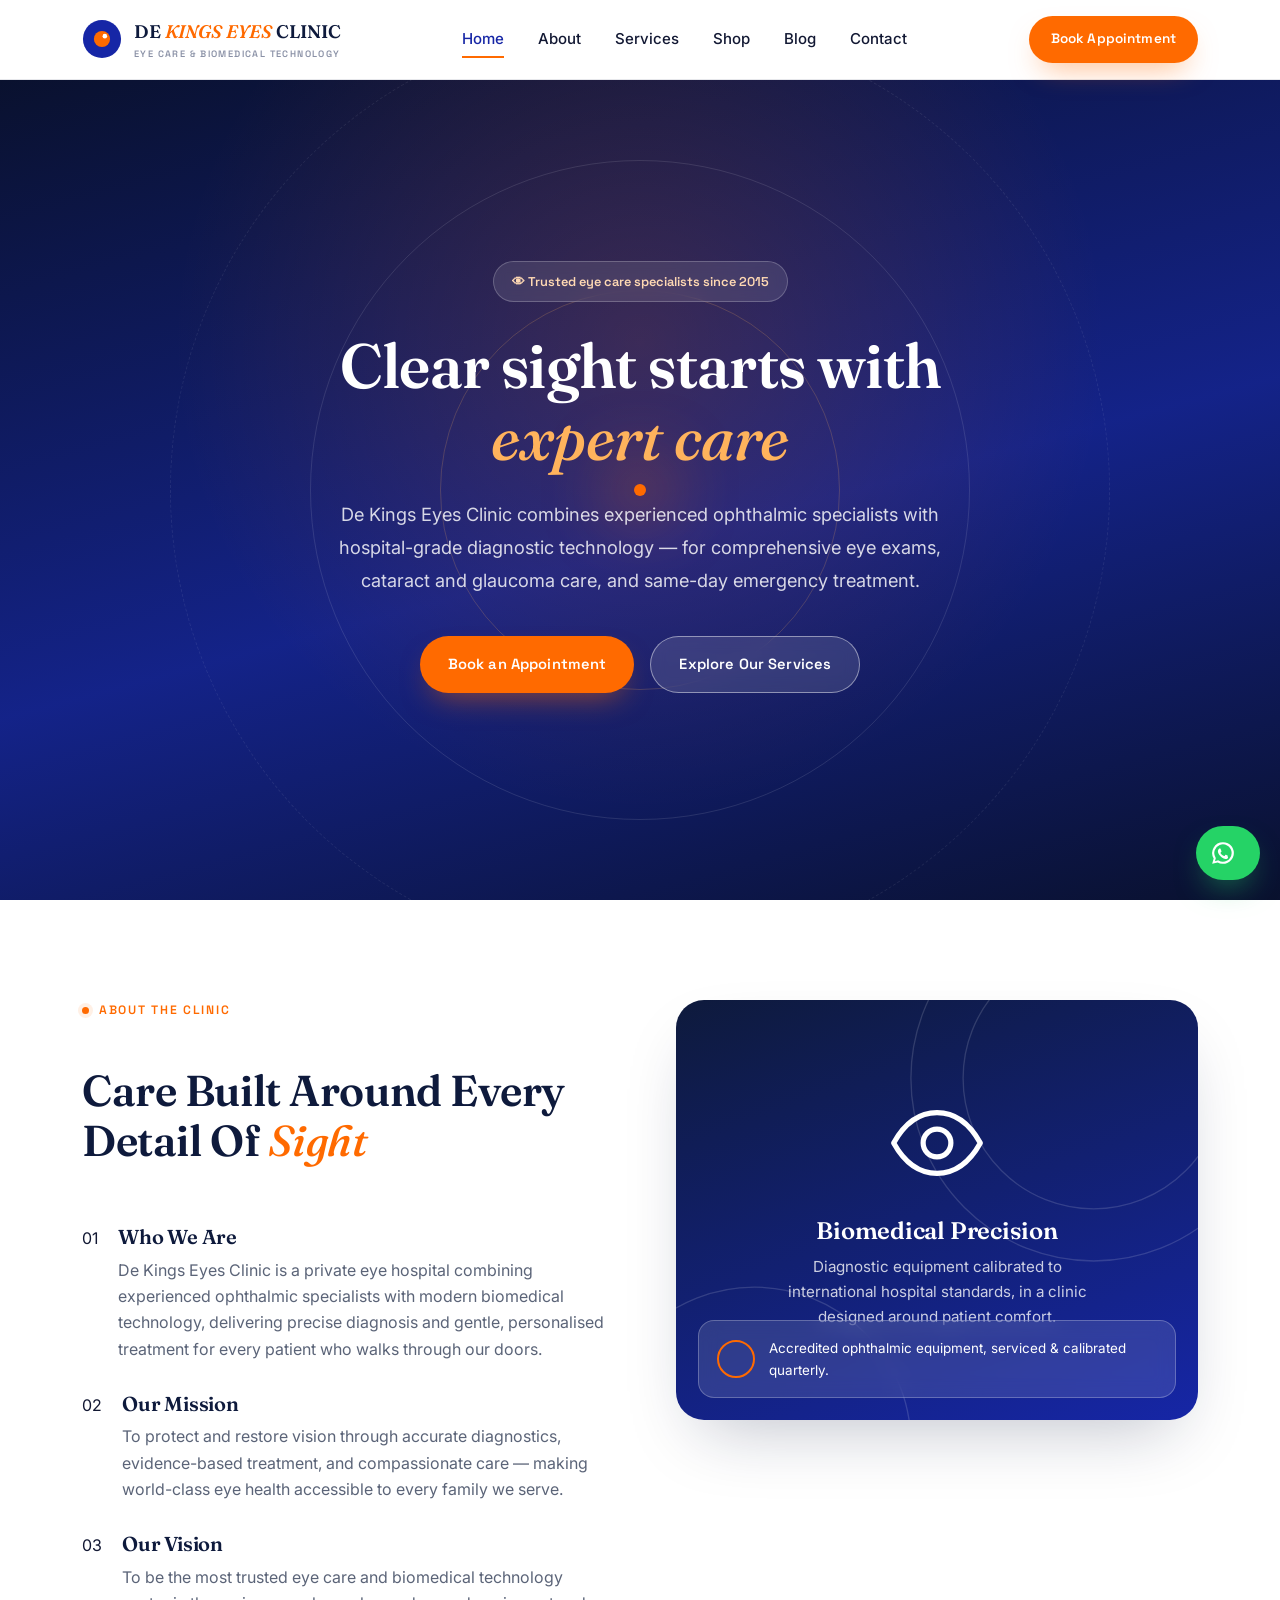
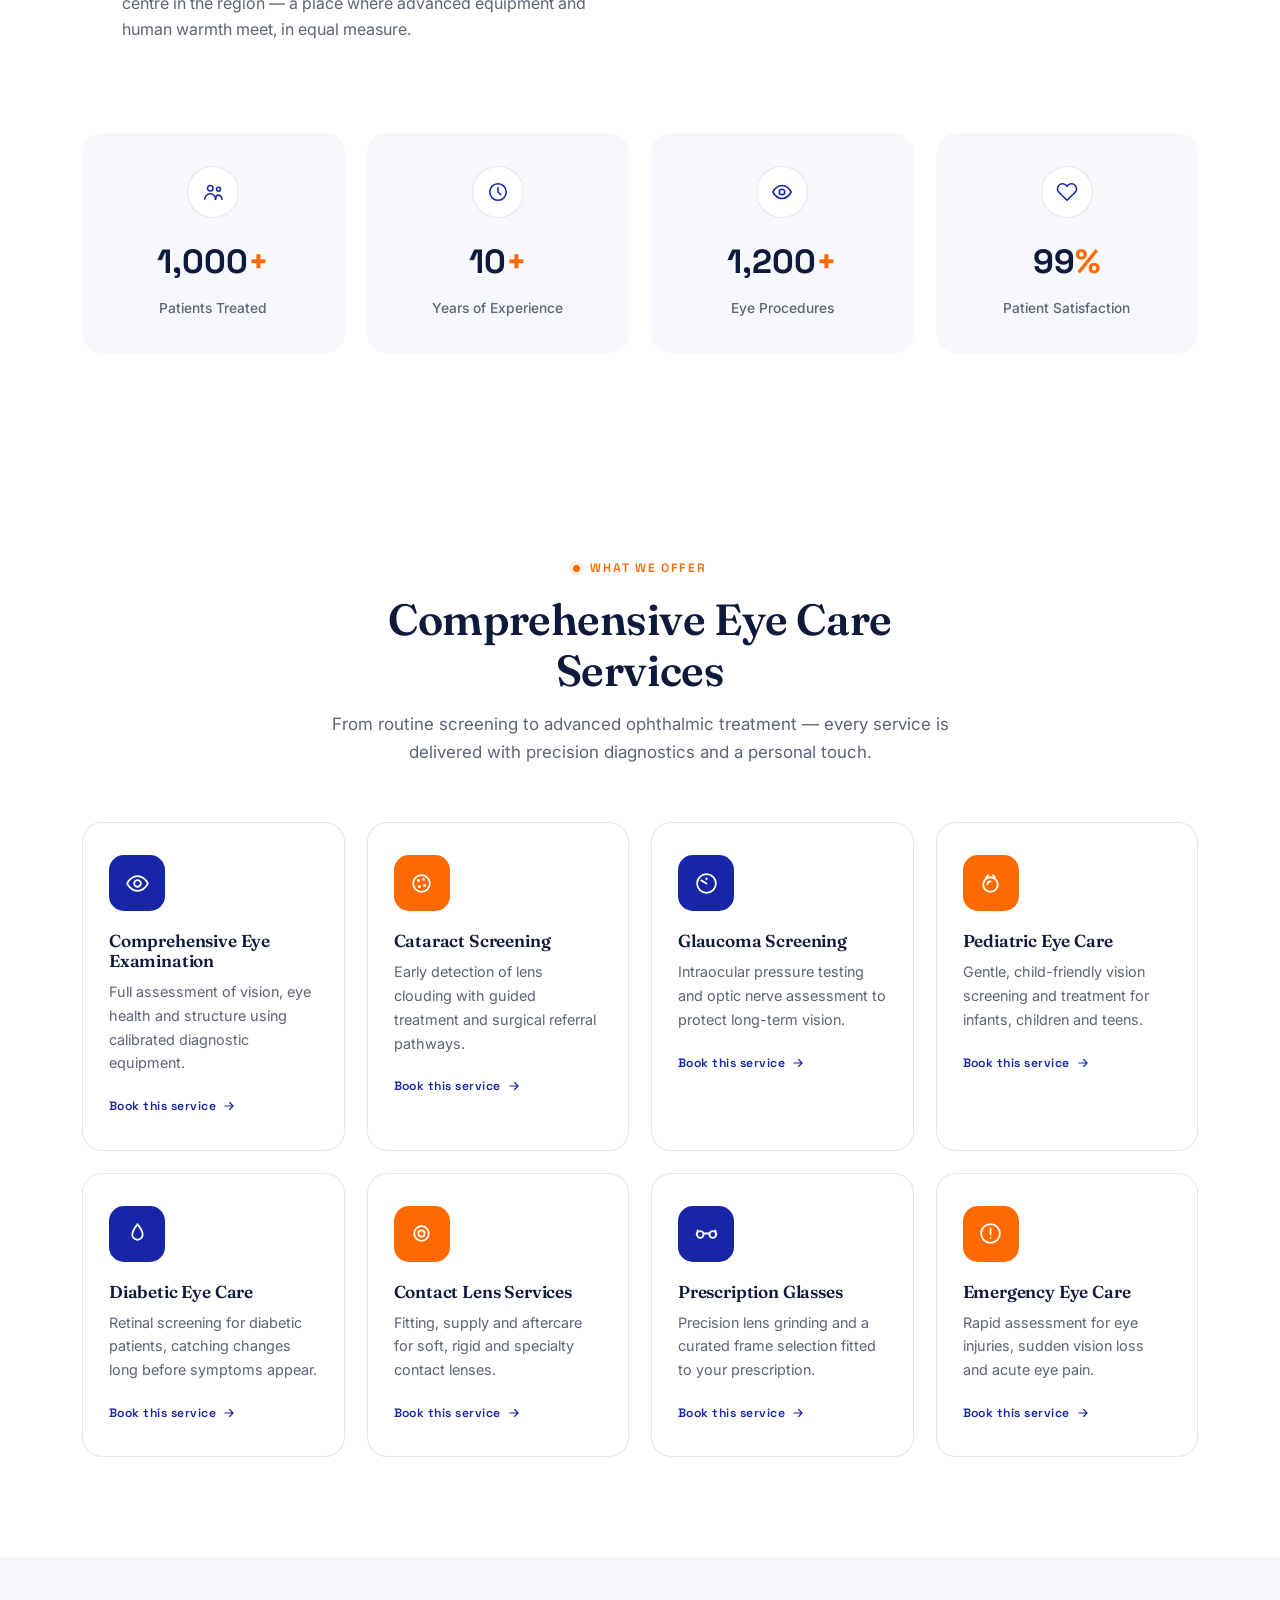
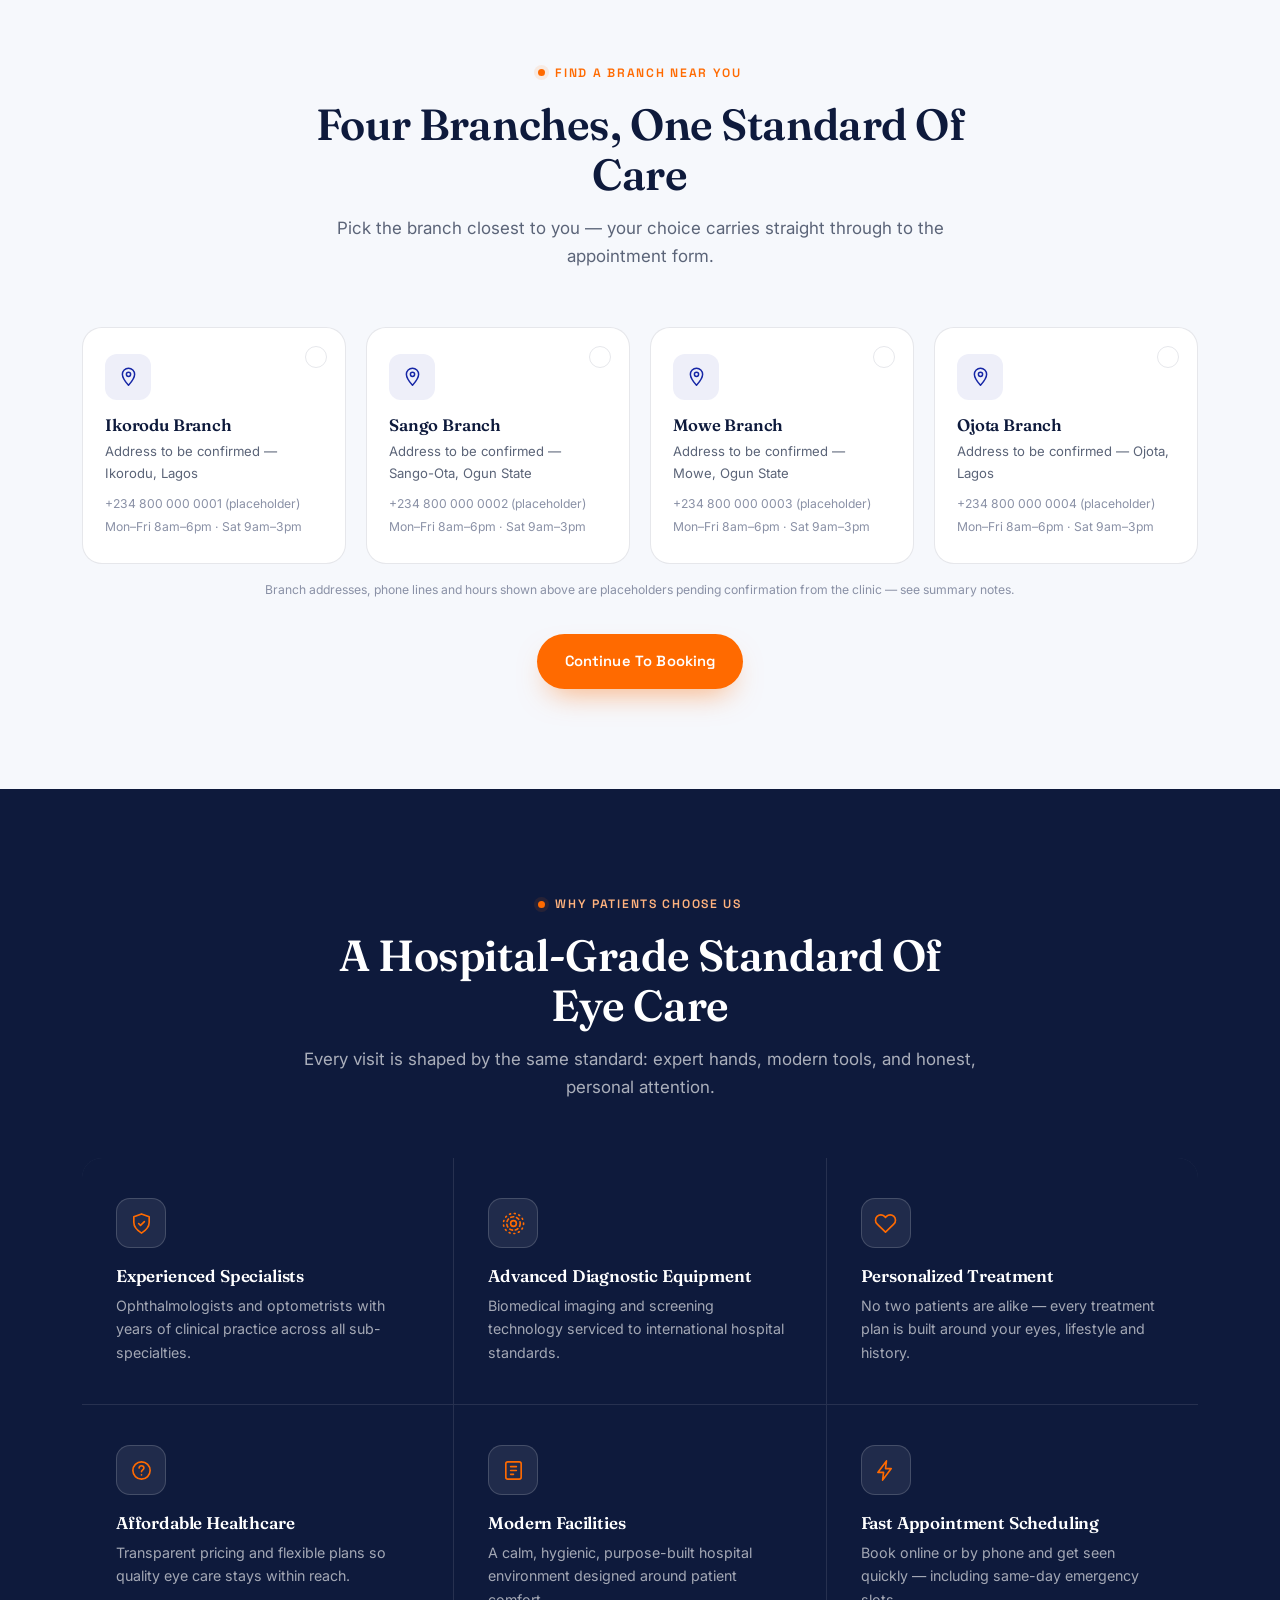
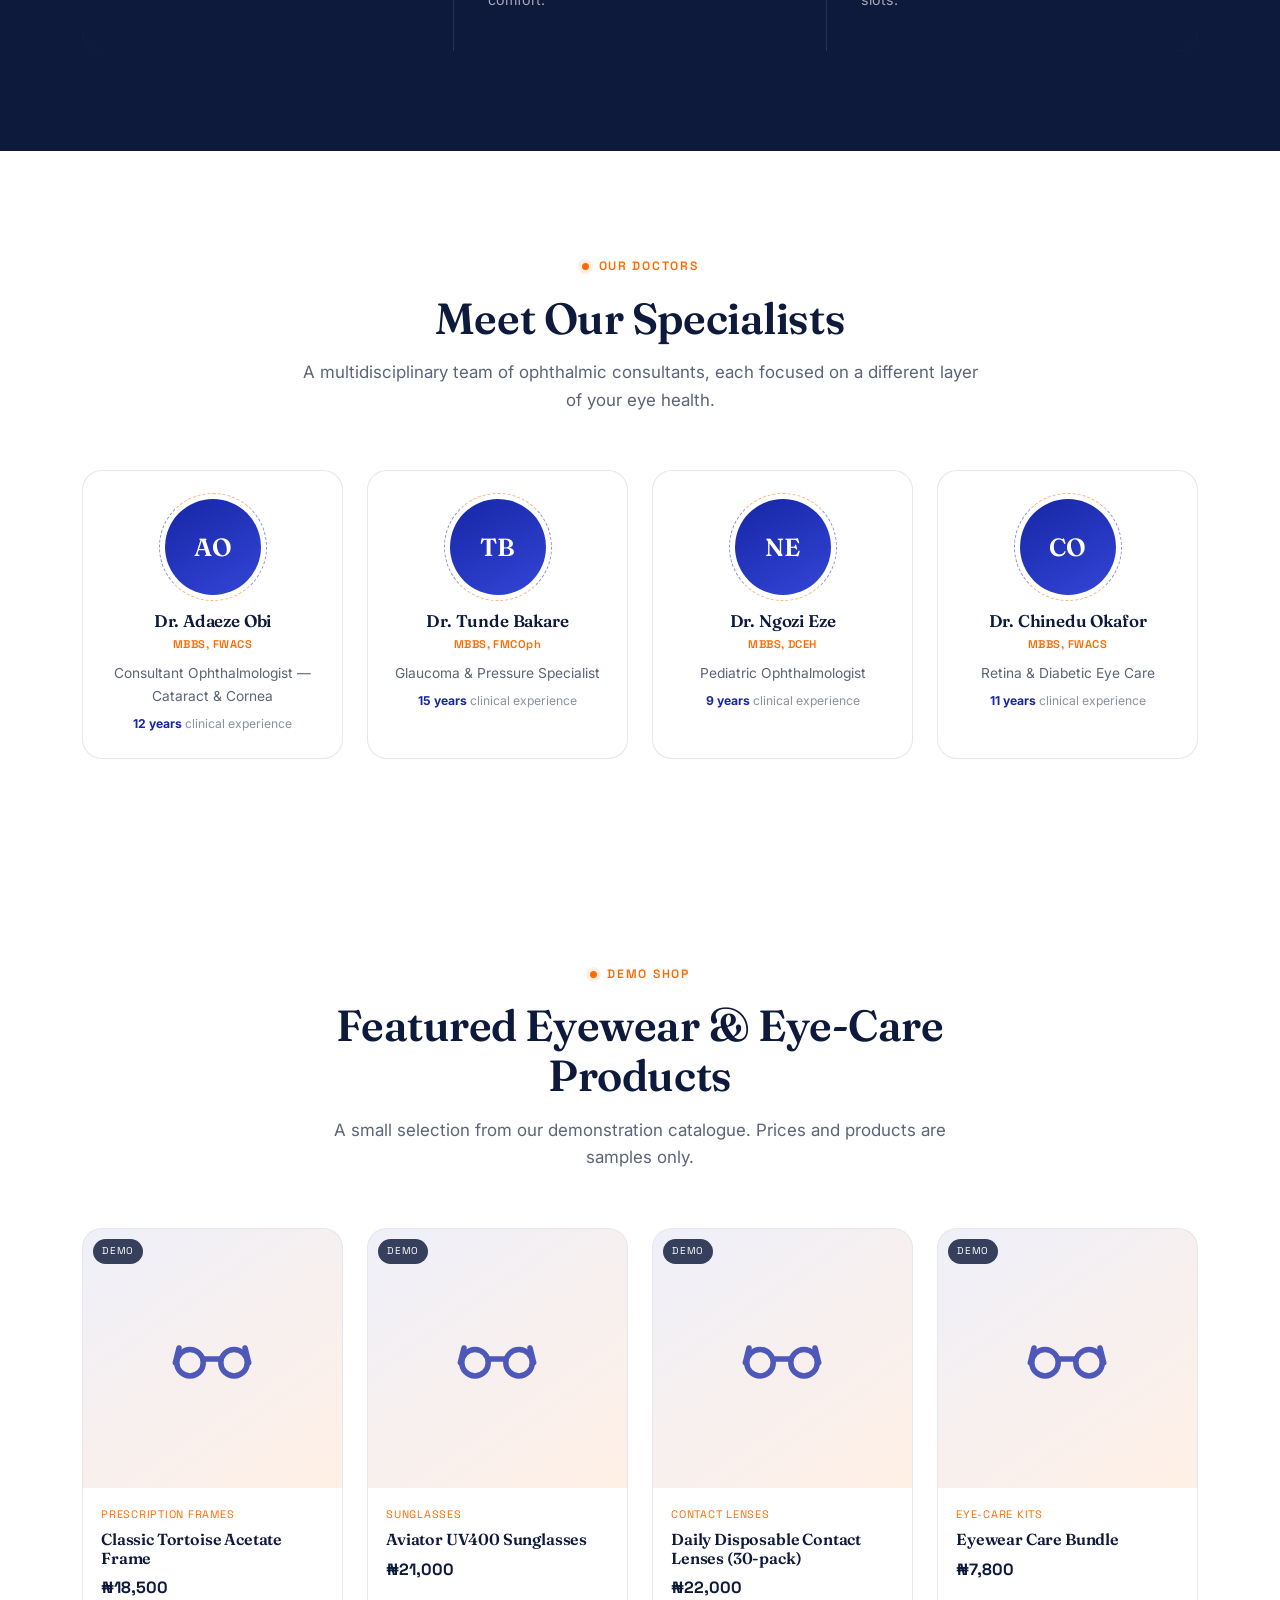
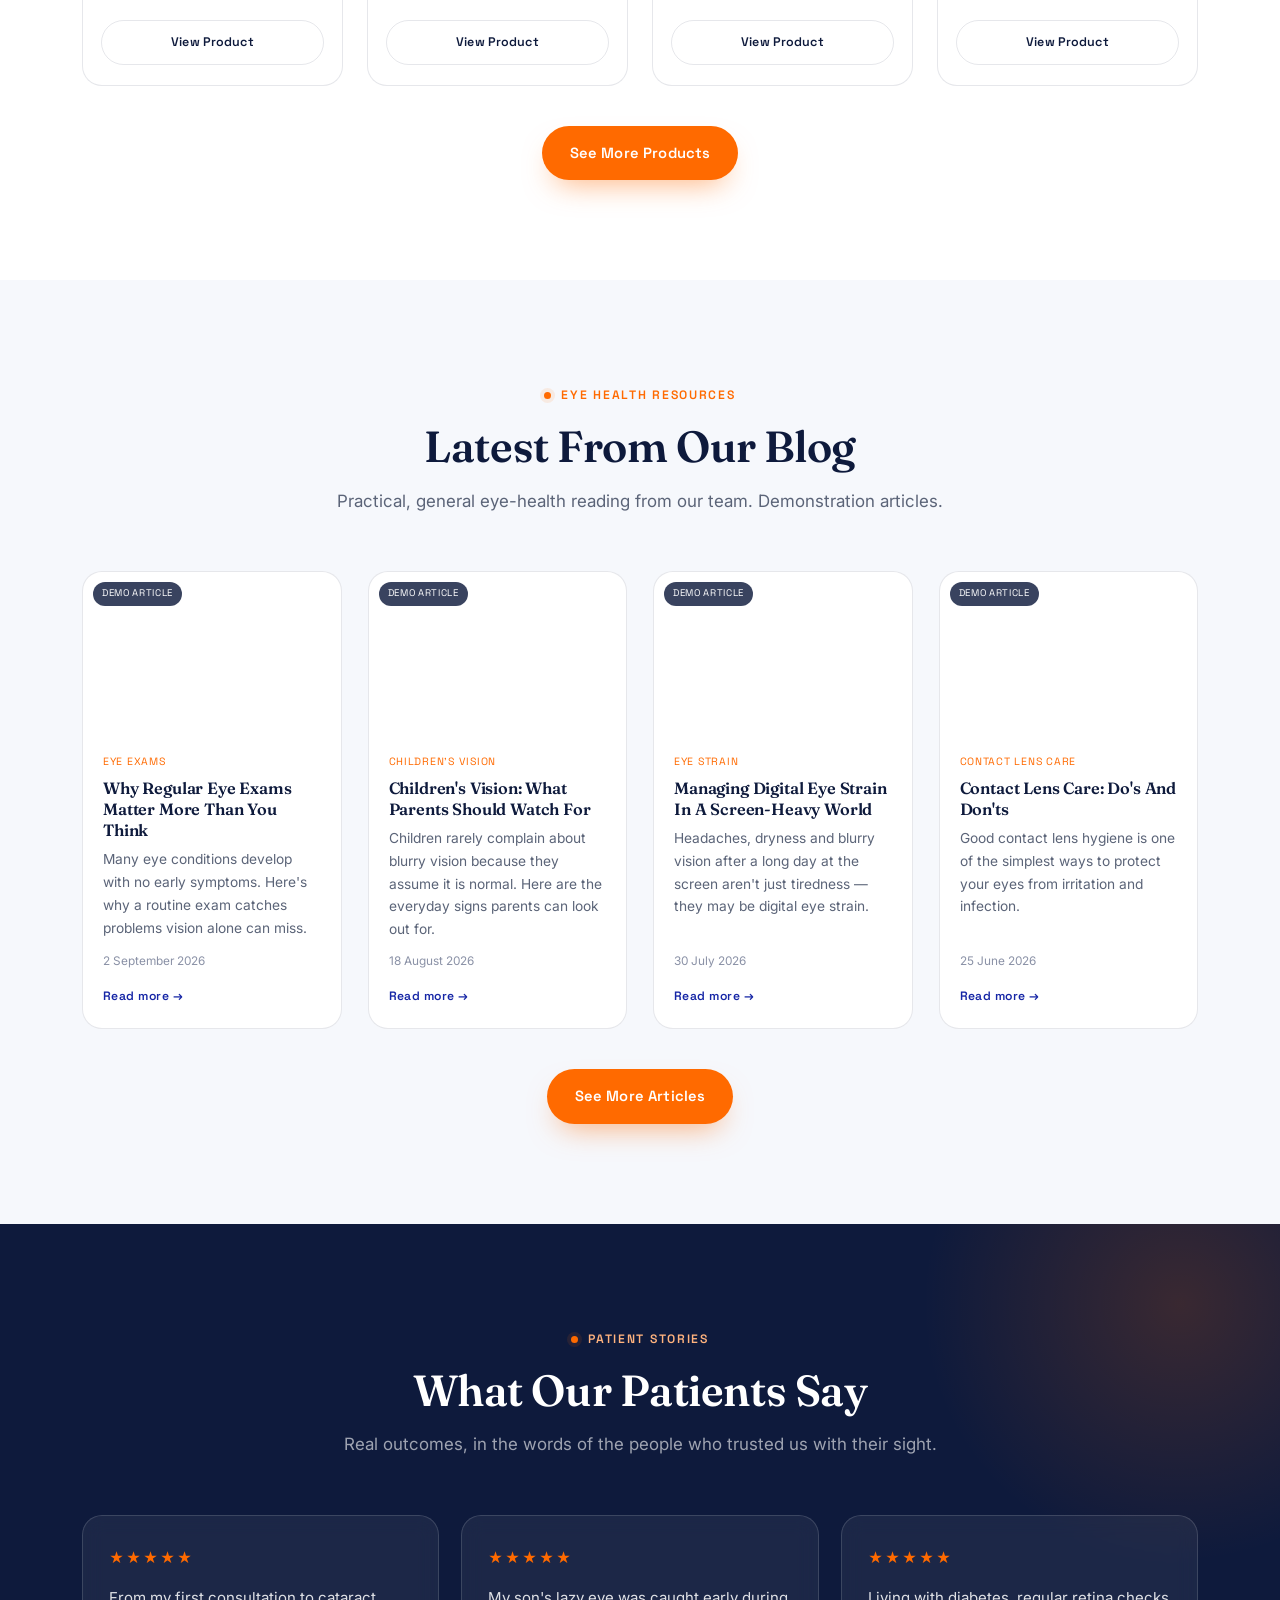
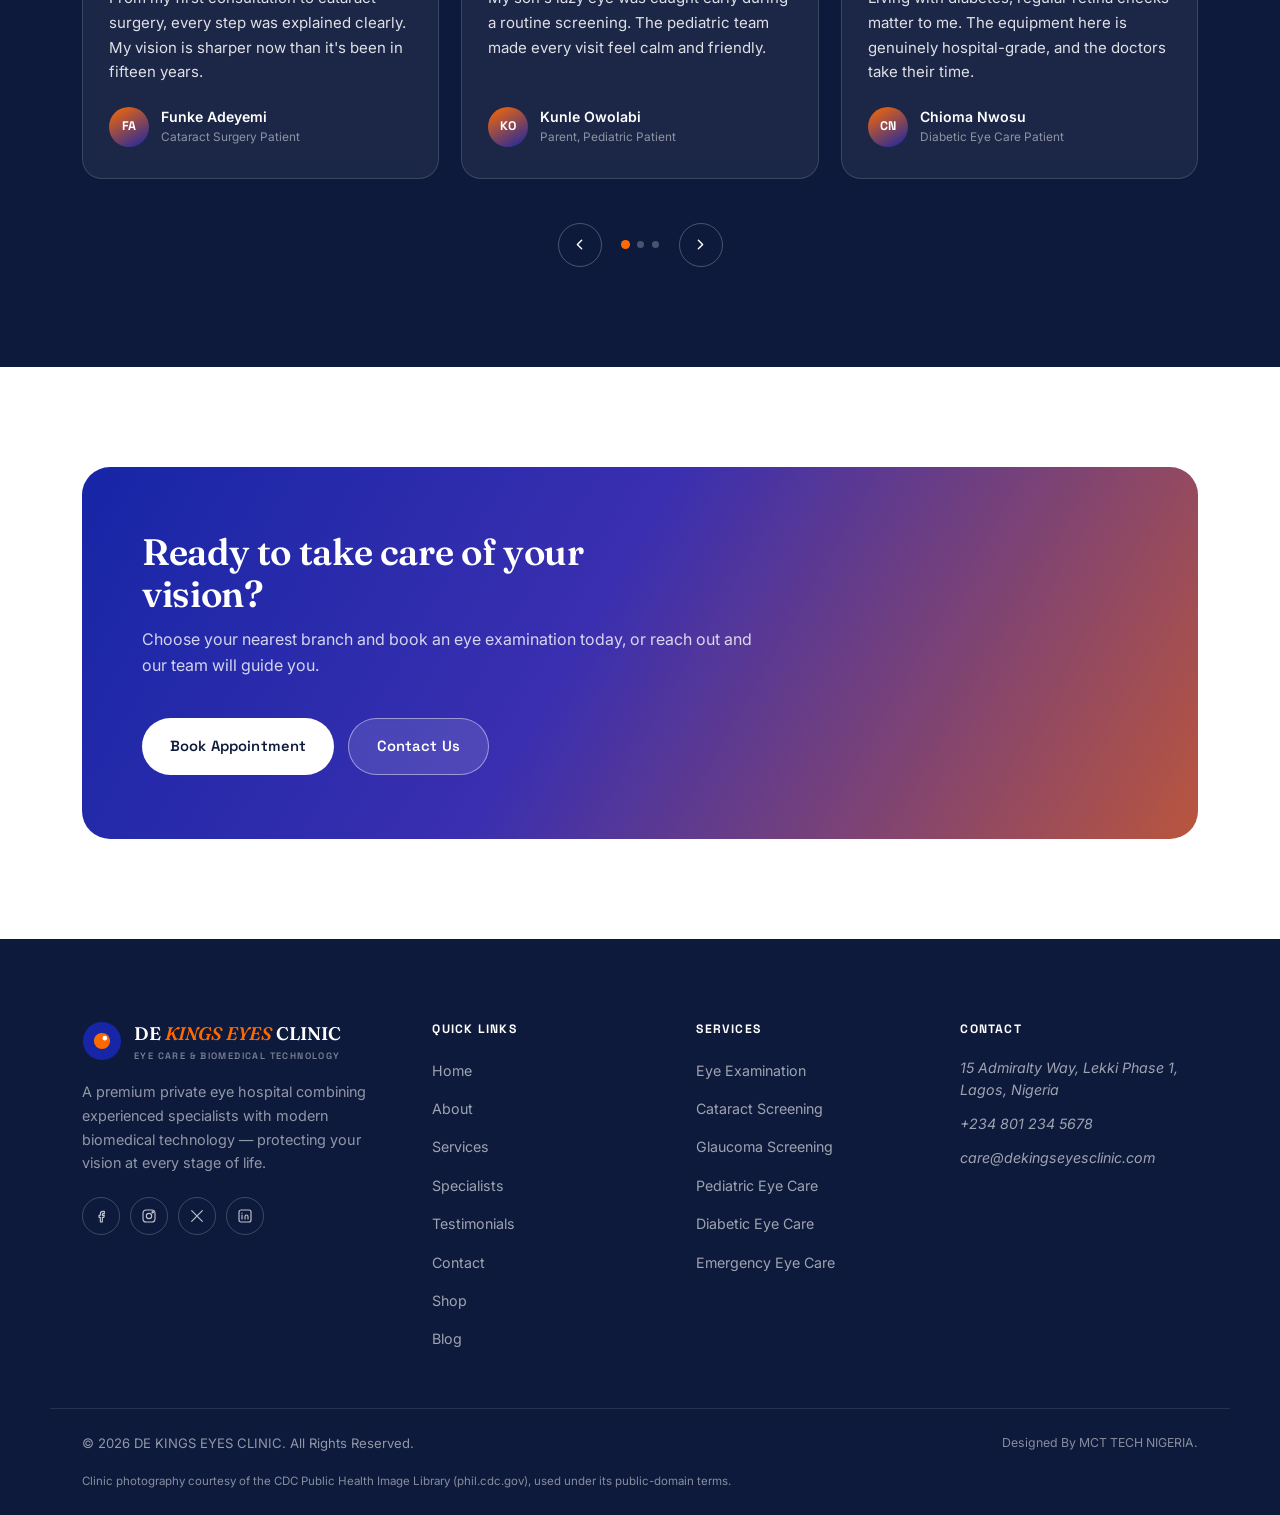
<file: index.html>
<!DOCTYPE html>
<html lang="en">
<head>
<meta charset="UTF-8">
<meta name="viewport" content="width=device-width, initial-scale=1.0">
<title>De Kings Eyes Clinic — Expert Eye Care in Lekki, Lagos</title>
<meta name="description" content="De Kings Eyes Clinic offers comprehensive eye examinations, cataract & glaucoma screening, pediatric and diabetic eye care, delivered by certified specialists using hospital-grade equipment in Lekki, Lagos.">
<link rel="icon" href="data:image/svg+xml,%3Csvg xmlns='http://www.w3.org/2000/svg' viewBox='0 0 24 24'%3E%3Ccircle cx='12' cy='12' r='10' fill='%231626A6'/%3E%3Ccircle cx='12' cy='12' r='4.2' fill='%23FF6A00'/%3E%3C/svg%3E">
<link rel="preconnect" href="https://fonts.googleapis.com">
<link rel="preconnect" href="https://fonts.gstatic.com" crossorigin>
<link href="https://fonts.googleapis.com/css2?family=Fraunces:ital,opsz,wght@0,9..144,300..900;1,9..144,300..700&family=Inter:wght@400;500;600;700;800&family=Space+Grotesk:wght@500;600;700&display=swap" rel="stylesheet">
<link rel="stylesheet" href="styles.css">
</head>
<body>

<header class="nav" id="siteNav">
  <div class="container nav-inner">
    <a href="index.html" class="brand">
      <svg class="brand-mark" viewBox="0 0 42 42" fill="none">
        <circle cx="21" cy="21" r="20" fill="#1626A6"/>
        <circle cx="21" cy="21" r="8.5" fill="#FF6A00"/>
        <circle cx="24" cy="18" r="2.4" fill="#fff"/>
      </svg>
      <span class="brand-name">DE <b>KINGS EYES</b> CLINIC<small>Eye Care &amp; Biomedical Technology</small></span>
    </a>
    <nav class="nav-links" id="navLinks">
      <a href="index.html" aria-current="page">Home</a>
      <a href="about.html">About</a>
      <a href="services.html">Services</a>
      <a href="shop.html">Shop</a>
      <a href="blog.html">Blog</a>
      <a href="contact.html">Contact</a>
    </nav>
    <div class="nav-cta">
      <a href="appointment.html" class="btn btn-primary btn-sm">Book Appointment</a>
      <button class="nav-toggle" id="navToggle" aria-label="Open menu" aria-expanded="false" aria-controls="navLinks">
        <span class="bar"></span><span class="bar"></span><span class="bar"></span>
      </button>
    </div>
  </div>
</header>
<div class="nav-overlay" id="navOverlay"></div>

<main>

<section class="hero" id="home">
  <div class="hero-iris" aria-hidden="true"><span></span><span></span><span></span><span class="pupil"></span></div>
  <div class="container hero-inner">
    <span class="hero-tag">👁 Trusted eye care specialists since 2015</span>
    <h1>Clear sight starts with <em>expert care</em></h1>
    <p>De Kings Eyes Clinic combines experienced ophthalmic specialists with hospital-grade diagnostic technology — for comprehensive eye exams, cataract and glaucoma care, and same-day emergency treatment.</p>
    <div class="hero-btns">
      <a href="appointment.html" class="btn btn-primary">Book an Appointment</a>
      <a href="services.html" class="btn btn-ghost">Explore Our Services</a>
    </div>
  </div>
</section>
<!-- ============================================================ ABOUT -->
<section class="about section-pad" id="about">
  <div class="container">
    <div class="about-grid">
      <div class="about-blocks reveal">
        <span class="eyebrow">About The Clinic</span>
        <h2 style="font-size:clamp(2rem,3.4vw,2.7rem);color:var(--blue-dark);margin-bottom:30px;">Care Built Around Every Detail Of <span class="italic-accent">Sight</span></h2>
        <div class="about-block">
          <span class="num">01</span>
          <div><h3>Who We Are</h3><p>De Kings Eyes Clinic is a private eye hospital combining experienced ophthalmic specialists with modern biomedical technology, delivering precise diagnosis and gentle, personalised treatment for every patient who walks through our doors.</p></div>
        </div>
        <div class="about-block">
          <span class="num">02</span>
          <div><h3>Our Mission</h3><p>To protect and restore vision through accurate diagnostics, evidence-based treatment, and compassionate care — making world-class eye health accessible to every family we serve.</p></div>
        </div>
        <div class="about-block">
          <span class="num">03</span>
          <div><h3>Our Vision</h3><p>To be the most trusted eye care and biomedical technology centre in the region — a place where advanced equipment and human warmth meet, in equal measure.</p></div>
        </div>
      </div>

      <div class="about-visual reveal">
        <svg class="pattern" viewBox="0 0 400 400" fill="none">
          <circle cx="320" cy="60" r="140" stroke="white" stroke-width="1"/>
          <circle cx="320" cy="60" r="100" stroke="white" stroke-width="1"/>
          <circle cx="60" cy="340" r="120" stroke="white" stroke-width="1"/>
        </svg>
        <div class="about-visual-content">
          <svg viewBox="0 0 24 24" fill="none" stroke="white" stroke-width="1.2" stroke-linecap="round" stroke-linejoin="round"><path d="M2 12c2.5-4.5 6-7 10-7s7.5 2.5 10 7c-2.5 4.5-6 7-10 7s-7.5-2.5-10-7Z"/><circle cx="12" cy="12" r="3.2"/></svg>
          <h4>Biomedical Precision</h4>
          <p>Diagnostic equipment calibrated to international hospital standards, in a clinic designed around patient comfort.</p>
        </div>
        <div class="about-badge">
          <span class="ring"></span>
          <span>Accredited ophthalmic equipment, serviced &amp; calibrated quarterly.</span>
        </div>
      </div>
    </div>

    <div class="stats-grid reveal reveal-stagger">
      <div class="stat-card" style="--i:0">
        <span class="ring-ic"><svg viewBox="0 0 24 24" fill="none" stroke="currentColor" stroke-width="1.7" stroke-linecap="round" stroke-linejoin="round"><circle cx="9" cy="8" r="3"/><path d="M3 20c0-3.3 2.7-6 6-6s6 2.7 6 6"/><circle cx="18" cy="9" r="2.2"/><path d="M14.5 20c.3-2.6 2-4.6 3.5-4.6 2 0 3.6 2.2 3.8 4.6"/></svg></span>
        <div class="stat-number" data-target="1000" data-suffix="+">0</div>
        <div class="lbl">Patients Treated</div>
      </div>
      <div class="stat-card" style="--i:1">
        <span class="ring-ic"><svg viewBox="0 0 24 24" fill="none" stroke="currentColor" stroke-width="1.7" stroke-linecap="round" stroke-linejoin="round"><circle cx="12" cy="12" r="9"/><path d="M12 7v5l3 3"/></svg></span>
        <div class="stat-number" data-target="10" data-suffix="+">0</div>
        <div class="lbl">Years of Experience</div>
      </div>
      <div class="stat-card" style="--i:2">
        <span class="ring-ic"><svg viewBox="0 0 24 24" fill="none" stroke="currentColor" stroke-width="1.7" stroke-linecap="round" stroke-linejoin="round"><path d="M2 12c2.5-4.5 6-7 10-7s7.5 2.5 10 7c-2.5 4.5-6 7-10 7s-7.5-2.5-10-7Z"/><circle cx="12" cy="12" r="3"/></svg></span>
        <div class="stat-number" data-target="1200" data-suffix="+">0</div>
        <div class="lbl">Eye Procedures</div>
      </div>
      <div class="stat-card" style="--i:3">
        <span class="ring-ic"><svg viewBox="0 0 24 24" fill="none" stroke="currentColor" stroke-width="1.7" stroke-linecap="round" stroke-linejoin="round"><path d="M20.8 4.6a5.5 5.5 0 0 0-7.8 0L12 5.6l-1-1a5.5 5.5 0 0 0-7.8 7.8l1 1L12 21l7.8-7.6 1-1a5.5 5.5 0 0 0 0-7.8Z"/></svg></span>
        <div class="stat-number" data-target="99" data-suffix="%">0</div>
        <div class="lbl">Patient Satisfaction</div>
      </div>
    </div>
  </div>
</section>

<!-- ============================================================ SERVICES -->
<section class="services section-pad" id="services">
  <div class="container">
    <div class="section-head center reveal">
      <span class="eyebrow">What We Offer</span>
      <h2>Comprehensive Eye Care Services</h2>
      <p>From routine screening to advanced ophthalmic treatment — every service is delivered with precision diagnostics and a personal touch.</p>
    </div>

    <div class="services-grid reveal reveal-stagger">
      <div class="service-card" style="--i:0">
        <span class="icon-badge blue"><svg viewBox="0 0 24 24" fill="none" stroke="currentColor" stroke-width="1.7" stroke-linecap="round" stroke-linejoin="round"><path d="M2 12c2.5-4.5 6-7 10-7s7.5 2.5 10 7c-2.5 4.5-6 7-10 7s-7.5-2.5-10-7Z"/><circle cx="12" cy="12" r="3.2"/></svg></span>
        <h3>Comprehensive Eye Examination</h3>
        <p>Full assessment of vision, eye health and structure using calibrated diagnostic equipment.</p>
        <a href="appointment.html" class="card-link">Book this service <svg viewBox="0 0 24 24" fill="none" stroke="currentColor" stroke-width="2" stroke-linecap="round" stroke-linejoin="round"><path d="M5 12h14M13 6l6 6-6 6"/></svg></a>
      </div>
      <div class="service-card" style="--i:1">
        <span class="icon-badge orange"><svg viewBox="0 0 24 24" fill="none" stroke="currentColor" stroke-width="1.7" stroke-linecap="round" stroke-linejoin="round"><circle cx="12" cy="12" r="8"/><circle cx="9" cy="9" r=".6" fill="currentColor"/><circle cx="14" cy="8" r=".6" fill="currentColor"/><circle cx="15" cy="14" r=".6" fill="currentColor"/><circle cx="10" cy="15" r=".6" fill="currentColor"/></svg></span>
        <h3>Cataract Screening</h3>
        <p>Early detection of lens clouding with guided treatment and surgical referral pathways.</p>
        <a href="appointment.html" class="card-link">Book this service <svg viewBox="0 0 24 24" fill="none" stroke="currentColor" stroke-width="2" stroke-linecap="round" stroke-linejoin="round"><path d="M5 12h14M13 6l6 6-6 6"/></svg></a>
      </div>
      <div class="service-card" style="--i:2">
        <span class="icon-badge blue"><svg viewBox="0 0 24 24" fill="none" stroke="currentColor" stroke-width="1.7" stroke-linecap="round" stroke-linejoin="round"><circle cx="12" cy="12" r="9"/><path d="M12 12 7 9"/><path d="M12 7v1"/></svg></span>
        <h3>Glaucoma Screening</h3>
        <p>Intraocular pressure testing and optic nerve assessment to protect long-term vision.</p>
        <a href="appointment.html" class="card-link">Book this service <svg viewBox="0 0 24 24" fill="none" stroke="currentColor" stroke-width="2" stroke-linecap="round" stroke-linejoin="round"><path d="M5 12h14M13 6l6 6-6 6"/></svg></a>
      </div>
      <div class="service-card" style="--i:3">
        <span class="icon-badge orange"><svg viewBox="0 0 24 24" fill="none" stroke="currentColor" stroke-width="1.7" stroke-linecap="round" stroke-linejoin="round"><circle cx="12" cy="13" r="7"/><path d="M9 13a3 3 0 0 1 3-3"/><path d="M8 6.5C8 5 9.5 4 9.5 4M16 6.5c0-1.5-1.5-2.5-1.5-2.5"/></svg></span>
        <h3>Pediatric Eye Care</h3>
        <p>Gentle, child-friendly vision screening and treatment for infants, children and teens.</p>
        <a href="appointment.html" class="card-link">Book this service <svg viewBox="0 0 24 24" fill="none" stroke="currentColor" stroke-width="2" stroke-linecap="round" stroke-linejoin="round"><path d="M5 12h14M13 6l6 6-6 6"/></svg></a>
      </div>
      <div class="service-card" style="--i:4">
        <span class="icon-badge blue"><svg viewBox="0 0 24 24" fill="none" stroke="currentColor" stroke-width="1.7" stroke-linecap="round" stroke-linejoin="round"><path d="M12 3c3 4 5 7.2 5 10a5 5 0 0 1-10 0c0-2.8 2-6 5-10Z"/></svg></span>
        <h3>Diabetic Eye Care</h3>
        <p>Retinal screening for diabetic patients, catching changes long before symptoms appear.</p>
        <a href="appointment.html" class="card-link">Book this service <svg viewBox="0 0 24 24" fill="none" stroke="currentColor" stroke-width="2" stroke-linecap="round" stroke-linejoin="round"><path d="M5 12h14M13 6l6 6-6 6"/></svg></a>
      </div>
      <div class="service-card" style="--i:5">
        <span class="icon-badge orange"><svg viewBox="0 0 24 24" fill="none" stroke="currentColor" stroke-width="1.7" stroke-linecap="round" stroke-linejoin="round"><circle cx="12" cy="12" r="7"/><circle cx="12" cy="12" r="3"/></svg></span>
        <h3>Contact Lens Services</h3>
        <p>Fitting, supply and aftercare for soft, rigid and specialty contact lenses.</p>
        <a href="appointment.html" class="card-link">Book this service <svg viewBox="0 0 24 24" fill="none" stroke="currentColor" stroke-width="2" stroke-linecap="round" stroke-linejoin="round"><path d="M5 12h14M13 6l6 6-6 6"/></svg></a>
      </div>
      <div class="service-card" style="--i:6">
        <span class="icon-badge blue"><svg viewBox="0 0 24 24" fill="none" stroke="currentColor" stroke-width="1.7" stroke-linecap="round" stroke-linejoin="round"><circle cx="6" cy="13" r="3.2"/><circle cx="18" cy="13" r="3.2"/><path d="M9.2 12h5.6M2.5 13l1-4M21.5 13l-1-4"/></svg></span>
        <h3>Prescription Glasses</h3>
        <p>Precision lens grinding and a curated frame selection fitted to your prescription.</p>
        <a href="appointment.html" class="card-link">Book this service <svg viewBox="0 0 24 24" fill="none" stroke="currentColor" stroke-width="2" stroke-linecap="round" stroke-linejoin="round"><path d="M5 12h14M13 6l6 6-6 6"/></svg></a>
      </div>
      <div class="service-card" style="--i:7">
        <span class="icon-badge orange"><svg viewBox="0 0 24 24" fill="none" stroke="currentColor" stroke-width="1.7" stroke-linecap="round" stroke-linejoin="round"><circle cx="12" cy="12" r="9"/><path d="M12 7v6M12 16.2v.1"/></svg></span>
        <h3>Emergency Eye Care</h3>
        <p>Rapid assessment for eye injuries, sudden vision loss and acute eye pain.</p>
        <a href="appointment.html" class="card-link">Book this service <svg viewBox="0 0 24 24" fill="none" stroke="currentColor" stroke-width="2" stroke-linecap="round" stroke-linejoin="round"><path d="M5 12h14M13 6l6 6-6 6"/></svg></a>
      </div>
    </div>
  </div>
</section>


<!-- ============================================================ BRANCHES -->
<section class="branches-section section-pad" id="branches">
  <div class="container">
    <div class="section-head center reveal">
      <span class="eyebrow">Find A Branch Near You</span>
      <h2>Four Branches, One Standard Of Care</h2>
      <p>Pick the branch closest to you — your choice carries straight through to the appointment form.</p>
    </div>
    <div class="branch-grid reveal reveal-stagger" id="homeBranchGrid"></div>
    <p class="branch-note">Branch addresses, phone lines and hours shown above are placeholders pending confirmation from the clinic — see summary notes.</p>
    <div style="text-align:center;margin-top:34px;">
      <a href="appointment.html" id="homeBranchCta" class="btn btn-primary">Continue To Booking</a>
    </div>
  </div>
</section>

<!-- ============================================================ WHY CHOOSE US -->
<section class="why section-pad" id="why">
  <div class="container">
    <div class="section-head center reveal">
      <span class="eyebrow on-dark">Why Patients Choose Us</span>
      <h2>A Hospital-Grade Standard Of Eye Care</h2>
      <p>Every visit is shaped by the same standard: expert hands, modern tools, and honest, personal attention.</p>
    </div>
    <div class="why-grid reveal reveal-stagger">
      <div class="why-item" style="--i:0">
        <span class="ic"><svg viewBox="0 0 24 24" fill="none" stroke="currentColor" stroke-width="1.7" stroke-linecap="round" stroke-linejoin="round"><path d="M12 2 4 5v6c0 5 4 8.5 8 11 4-2.5 8-6 8-11V5Z"/><path d="M9 12l2 2 4-4"/></svg></span>
        <h3>Experienced Specialists</h3><p>Ophthalmologists and optometrists with years of clinical practice across all sub-specialties.</p>
      </div>
      <div class="why-item" style="--i:1">
        <span class="ic"><svg viewBox="0 0 24 24" fill="none" stroke="currentColor" stroke-width="1.7" stroke-linecap="round" stroke-linejoin="round"><circle cx="12" cy="12" r="3"/><circle cx="12" cy="12" r="7" stroke-dasharray="3 3"/><circle cx="12" cy="12" r="10.5" stroke-dasharray="1 4"/></svg></span>
        <h3>Advanced Diagnostic Equipment</h3><p>Biomedical imaging and screening technology serviced to international hospital standards.</p>
      </div>
      <div class="why-item" style="--i:2">
        <span class="ic"><svg viewBox="0 0 24 24" fill="none" stroke="currentColor" stroke-width="1.7" stroke-linecap="round" stroke-linejoin="round"><path d="M20.8 4.6a5.5 5.5 0 0 0-7.8 0L12 5.6l-1-1a5.5 5.5 0 0 0-7.8 7.8l1 1L12 21l7.8-7.6 1-1a5.5 5.5 0 0 0 0-7.8Z"/></svg></span>
        <h3>Personalized Treatment</h3><p>No two patients are alike — every treatment plan is built around your eyes, lifestyle and history.</p>
      </div>
      <div class="why-item" style="--i:3">
        <span class="ic"><svg viewBox="0 0 24 24" fill="none" stroke="currentColor" stroke-width="1.7" stroke-linecap="round" stroke-linejoin="round"><circle cx="12" cy="12" r="9"/><path d="M9.5 9.5a2.5 2.5 0 0 1 5 0c0 1.6-2.5 2-2.5 3.7M12 16.5v.1"/></svg></span>
        <h3>Affordable Healthcare</h3><p>Transparent pricing and flexible plans so quality eye care stays within reach.</p>
      </div>
      <div class="why-item" style="--i:4">
        <span class="ic"><svg viewBox="0 0 24 24" fill="none" stroke="currentColor" stroke-width="1.7" stroke-linecap="round" stroke-linejoin="round"><rect x="4" y="3" width="16" height="18" rx="2"/><path d="M9 8h6M9 12h6M9 16h3"/></svg></span>
        <h3>Modern Facilities</h3><p>A calm, hygienic, purpose-built hospital environment designed around patient comfort.</p>
      </div>
      <div class="why-item" style="--i:5">
        <span class="ic"><svg viewBox="0 0 24 24" fill="none" stroke="currentColor" stroke-width="1.7" stroke-linecap="round" stroke-linejoin="round"><path d="M13 2 4 14h6l-1 8 9-12h-6l1-8Z"/></svg></span>
        <h3>Fast Appointment Scheduling</h3><p>Book online or by phone and get seen quickly — including same-day emergency slots.</p>
      </div>
    </div>
  </div>
</section>

<!-- ============================================================ SPECIALISTS -->
<section class="section-pad" id="specialists">
  <div class="container">
    <div class="section-head center reveal">
      <span class="eyebrow">Our Doctors</span>
      <h2>Meet Our Specialists</h2>
      <p>A multidisciplinary team of ophthalmic consultants, each focused on a different layer of your eye health.</p>
    </div>
    <div class="specialists-grid reveal reveal-stagger">
      <div class="doctor-card" style="--i:0">
        <div class="doctor-avatar">AO</div>
        <h3>Dr. Adaeze Obi</h3>
        <div class="qual">MBBS, FWACS</div>
        <div class="spec">Consultant Ophthalmologist — Cataract &amp; Cornea</div>
        <div class="exp"><b>12 years</b> clinical experience</div>
      </div>
      <div class="doctor-card" style="--i:1">
        <div class="doctor-avatar">TB</div>
        <h3>Dr. Tunde Bakare</h3>
        <div class="qual">MBBS, FMCOph</div>
        <div class="spec">Glaucoma &amp; Pressure Specialist</div>
        <div class="exp"><b>15 years</b> clinical experience</div>
      </div>
      <div class="doctor-card" style="--i:2">
        <div class="doctor-avatar">NE</div>
        <h3>Dr. Ngozi Eze</h3>
        <div class="qual">MBBS, DCEH</div>
        <div class="spec">Pediatric Ophthalmologist</div>
        <div class="exp"><b>9 years</b> clinical experience</div>
      </div>
      <div class="doctor-card" style="--i:3">
        <div class="doctor-avatar">CO</div>
        <h3>Dr. Chinedu Okafor</h3>
        <div class="qual">MBBS, FWACS</div>
        <div class="spec">Retina &amp; Diabetic Eye Care</div>
        <div class="exp"><b>11 years</b> clinical experience</div>
      </div>
    </div>
  </div>
</section>

<!-- ============================================================ SHOP PREVIEW -->
<section class="section-pad" id="shop-preview">
  <div class="container">
    <div class="section-head center reveal">
      <span class="eyebrow">Demo Shop</span>
      <h2>Featured Eyewear &amp; Eye-Care Products</h2>
      <p>A small selection from our demonstration catalogue. Prices and products are samples only.</p>
    </div>
    <div class="product-grid home-preview-grid" id="homeProducts"></div>
    <div style="text-align:center;margin-top:40px;"><a href="shop.html" class="btn btn-primary">See More Products</a></div>
  </div>
</section>

<!-- ============================================================ BLOG PREVIEW -->
<section class="section-pad bg-gray" id="blog-preview">
  <div class="container">
    <div class="section-head center reveal">
      <span class="eyebrow">Eye Health Resources</span>
      <h2>Latest From Our Blog</h2>
      <p>Practical, general eye-health reading from our team. Demonstration articles.</p>
    </div>
    <div class="article-grid home-preview-grid" id="homeArticles"></div>
    <div style="text-align:center;margin-top:40px;"><a href="blog.html" class="btn btn-primary">See More Articles</a></div>
  </div>
</section>

<!-- ============================================================ TESTIMONIALS -->
<section class="testimonials section-pad" id="testimonials">
  <div class="container">
    <div class="section-head center reveal">
      <span class="eyebrow on-dark">Patient Stories</span>
      <h2>What Our Patients Say</h2>
      <p>Real outcomes, in the words of the people who trusted us with their sight.</p>
    </div>

    <div class="slider reveal">
      <div class="slider-viewport">
        <div class="slider-track" id="sliderTrack">
          <div class="t-card">
            <div class="stars">★★★★★</div>
            <p class="quote">From my first consultation to cataract surgery, every step was explained clearly. My vision is sharper now than it's been in fifteen years.</p>
            <div class="t-person"><span class="t-avatar">FA</span><div><div class="name">Funke Adeyemi</div><div class="role">Cataract Surgery Patient</div></div></div>
          </div>
          <div class="t-card">
            <div class="stars">★★★★★</div>
            <p class="quote">My son's lazy eye was caught early during a routine screening. The pediatric team made every visit feel calm and friendly.</p>
            <div class="t-person"><span class="t-avatar">KO</span><div><div class="name">Kunle Owolabi</div><div class="role">Parent, Pediatric Patient</div></div></div>
          </div>
          <div class="t-card">
            <div class="stars">★★★★★</div>
            <p class="quote">Living with diabetes, regular retina checks matter to me. The equipment here is genuinely hospital-grade, and the doctors take their time.</p>
            <div class="t-person"><span class="t-avatar">CN</span><div><div class="name">Chioma Nwosu</div><div class="role">Diabetic Eye Care Patient</div></div></div>
          </div>
          <div class="t-card">
            <div class="stars">★★★★★</div>
            <p class="quote">I walked in with sudden eye pain on a Sunday and was seen within minutes. Calm, fast, professional emergency care.</p>
            <div class="t-person"><span class="t-avatar">IB</span><div><div class="name">Ibrahim Bello</div><div class="role">Emergency Eye Care Patient</div></div></div>
          </div>
          <div class="t-card">
            <div class="stars">★★★★★</div>
            <p class="quote">My new prescription glasses are the clearest I've ever had. The fitting process was quick and the frame selection felt premium.</p>
            <div class="t-person"><span class="t-avatar">SY</span><div><div class="name">Simisola Yusuf</div><div class="role">Prescription Glasses Patient</div></div></div>
          </div>
        </div>
      </div>
      <div class="slider-controls">
        <button class="slider-arrow" id="prevBtn" aria-label="Previous testimonial"><svg viewBox="0 0 24 24" fill="none" stroke="currentColor" stroke-width="2" stroke-linecap="round" stroke-linejoin="round"><path d="M15 18l-6-6 6-6"/></svg></button>
        <div class="slider-dots" id="sliderDots"></div>
        <button class="slider-arrow" id="nextBtn" aria-label="Next testimonial"><svg viewBox="0 0 24 24" fill="none" stroke="currentColor" stroke-width="2" stroke-linecap="round" stroke-linejoin="round"><path d="M9 18l6-6-6-6"/></svg></button>
      </div>
    </div>
  </div>
</section>

<!-- ============================================================ CALL TO ACTION -->
<section class="section-pad" id="cta">
  <div class="container">
    <div class="cta-band reveal">
      <div>
        <h2>Ready to take care of your vision?</h2>
        <p>Choose your nearest branch and book an eye examination today, or reach out and our team will guide you.</p>
      </div>
      <div class="btns">
        <a href="appointment.html" class="btn" style="background:#fff;color:var(--blue-dark);">Book Appointment</a>
        <a href="contact.html" class="btn btn-ghost">Contact Us</a>
      </div>
    </div>
  </div>
</section>
</main>

<!-- ============================================================ FOOTER -->
<footer>
  <div class="container footer-top">
    <div class="footer-grid">
      <div class="footer-brand">
        <a href="#home" class="brand">
          <svg class="brand-mark" viewBox="0 0 42 42" fill="none">
            <circle cx="21" cy="21" r="20" fill="#1626A6"/>
            <circle cx="21" cy="21" r="8.5" fill="#FF6A00"/>
            <circle cx="24" cy="18" r="2.4" fill="#fff"/>
          </svg>
          <span class="brand-name">DE <b>KINGS EYES</b> CLINIC<small>Eye Care &amp; Biomedical Technology</small></span>
        </a>
        <p>A premium private eye hospital combining experienced specialists with modern biomedical technology — protecting your vision at every stage of life.</p>
        <div class="social-row">
          <a href="#" aria-label="Facebook"><svg viewBox="0 0 24 24" fill="none" stroke="currentColor" stroke-width="1.7" stroke-linecap="round" stroke-linejoin="round"><path d="M15 8.5h2V5h-2a4 4 0 0 0-4 4v2H9v3h2v7h3v-7h2.2l.8-3H14v-1.5a1 1 0 0 1 1-1Z"/></svg></a>
          <a href="#" aria-label="Instagram"><svg viewBox="0 0 24 24" fill="none" stroke="currentColor" stroke-width="1.7" stroke-linecap="round" stroke-linejoin="round"><rect x="3" y="3" width="18" height="18" rx="5"/><circle cx="12" cy="12" r="4"/><circle cx="17.5" cy="6.5" r="1"/></svg></a>
          <a href="#" aria-label="X / Twitter"><svg viewBox="0 0 24 24" fill="none" stroke="currentColor" stroke-width="1.7" stroke-linecap="round" stroke-linejoin="round"><path d="M4 4l16 16M20 4 4 20"/></svg></a>
          <a href="#" aria-label="LinkedIn"><svg viewBox="0 0 24 24" fill="none" stroke="currentColor" stroke-width="1.7" stroke-linecap="round" stroke-linejoin="round"><rect x="3" y="3" width="18" height="18" rx="3"/><path d="M7.5 10.5v6M7.5 7.7v.1M12 16.5v-3.7c0-1.4 1-2.3 2.3-2.3 1.3 0 2.2 1 2.2 2.4v3.6"/></svg></a>
        </div>
      </div>
      <div class="footer-col">
        <h5>Quick Links</h5>
        <ul>
          <li><a href="#home">Home</a></li>
          <li><a href="#about">About</a></li>
          <li><a href="#services">Services</a></li>
          <li><a href="#specialists">Specialists</a></li>
          <li><a href="#testimonials">Testimonials</a></li>
          <li><a href="contact.html">Contact</a></li>
        <li><a href="shop.html">Shop</a></li>
        <li><a href="blog.html">Blog</a></li>
        </ul>
      </div>
      <div class="footer-col">
        <h5>Services</h5>
        <ul>
          <li><a href="#services">Eye Examination</a></li>
          <li><a href="#services">Cataract Screening</a></li>
          <li><a href="#services">Glaucoma Screening</a></li>
          <li><a href="#services">Pediatric Eye Care</a></li>
          <li><a href="#services">Diabetic Eye Care</a></li>
          <li><a href="#services">Emergency Eye Care</a></li>
        </ul>
      </div>
      <div class="footer-col">
        <h5>Contact</h5>
        <address>
          <p>15 Admiralty Way, Lekki Phase 1, Lagos, Nigeria</p>
          <p>+234 801 234 5678</p>
          <p>care@dekingseyesclinic.com</p>
        </address>
      </div>
    </div>
  </div>
  <div class="container footer-bottom">
    <p>© 2026 DE KINGS EYES CLINIC. All Rights Reserved.</p>
    <p class="made">Designed By <a href="https://mcttechnigeria.com.ng">MCT TECH NIGERIA.</a></p>
    <p class="made" style="width:100%;margin-top:6px;font-size:.72rem;">Clinic photography courtesy of the CDC Public Health Image Library (phil.cdc.gov), used under its public-domain terms.</p>
  </div>
</footer>

<script src="script.js"></script>
</body>
</html>
</file>
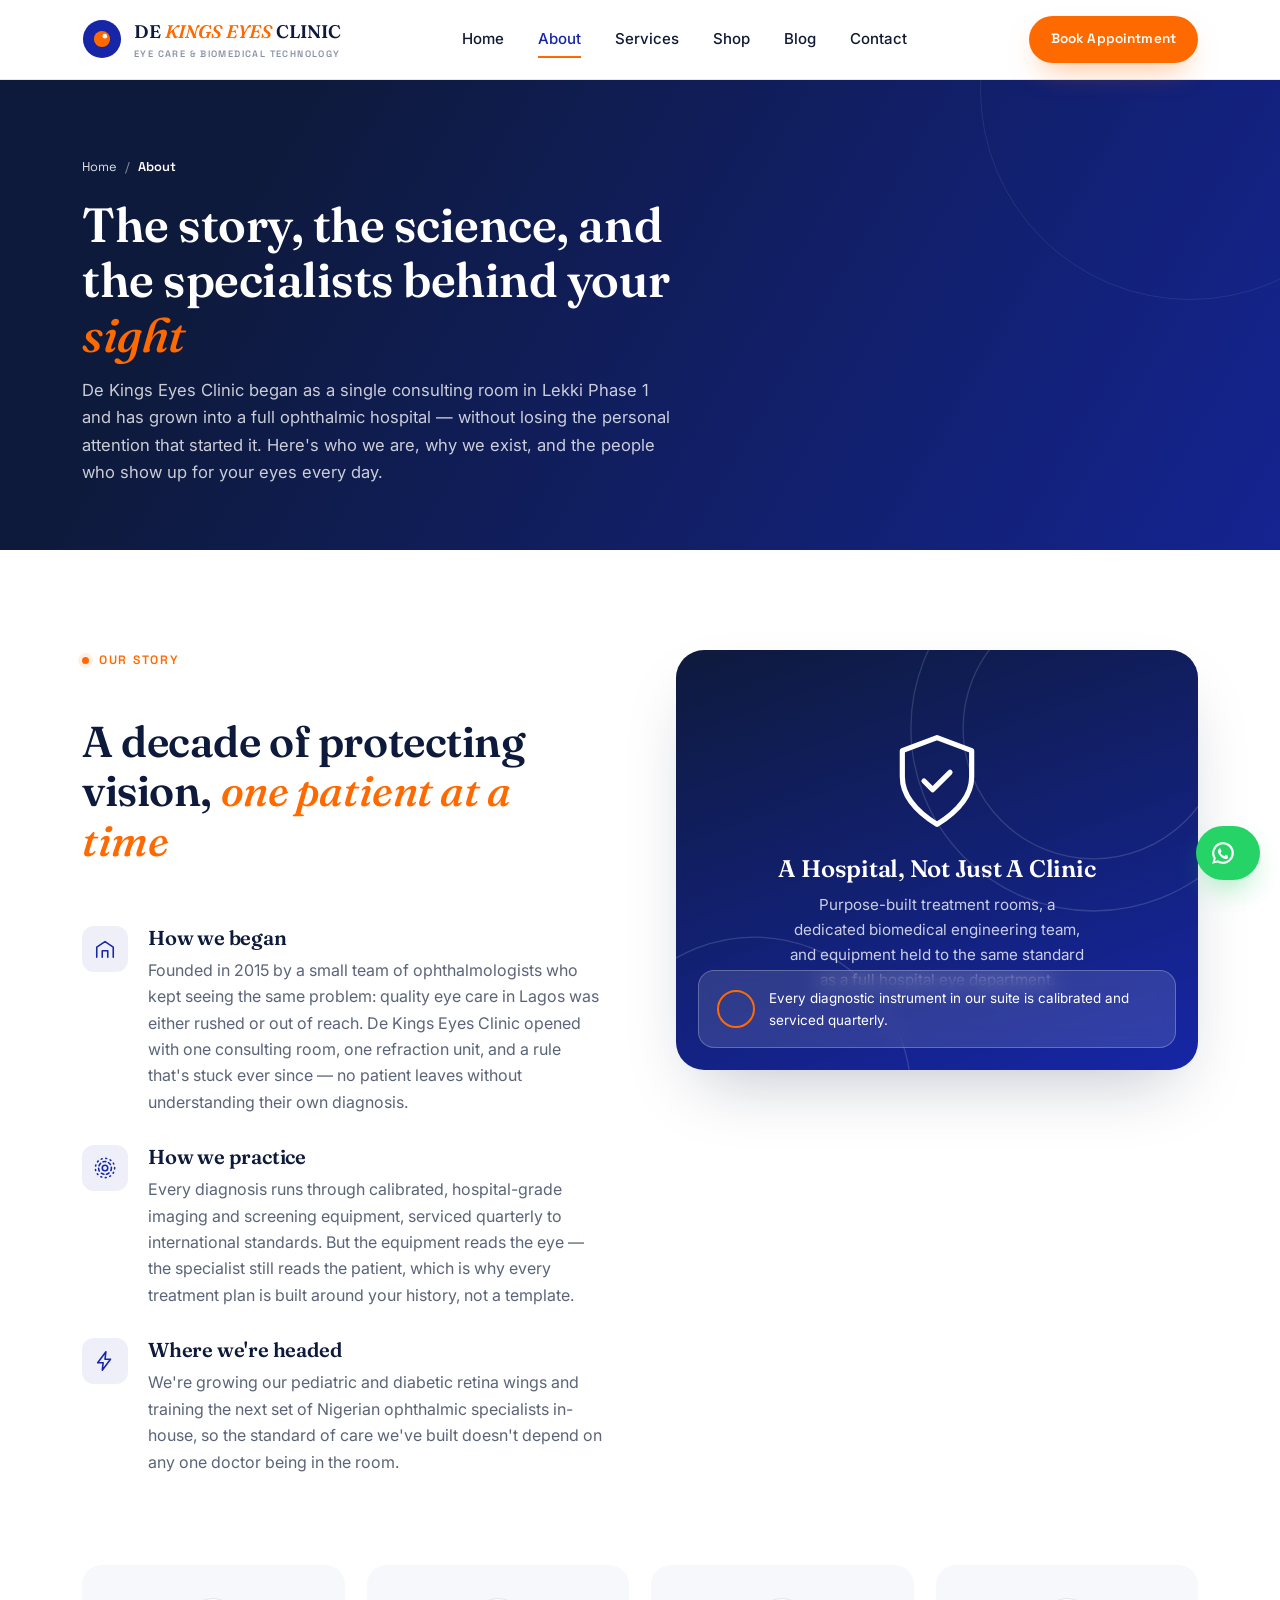
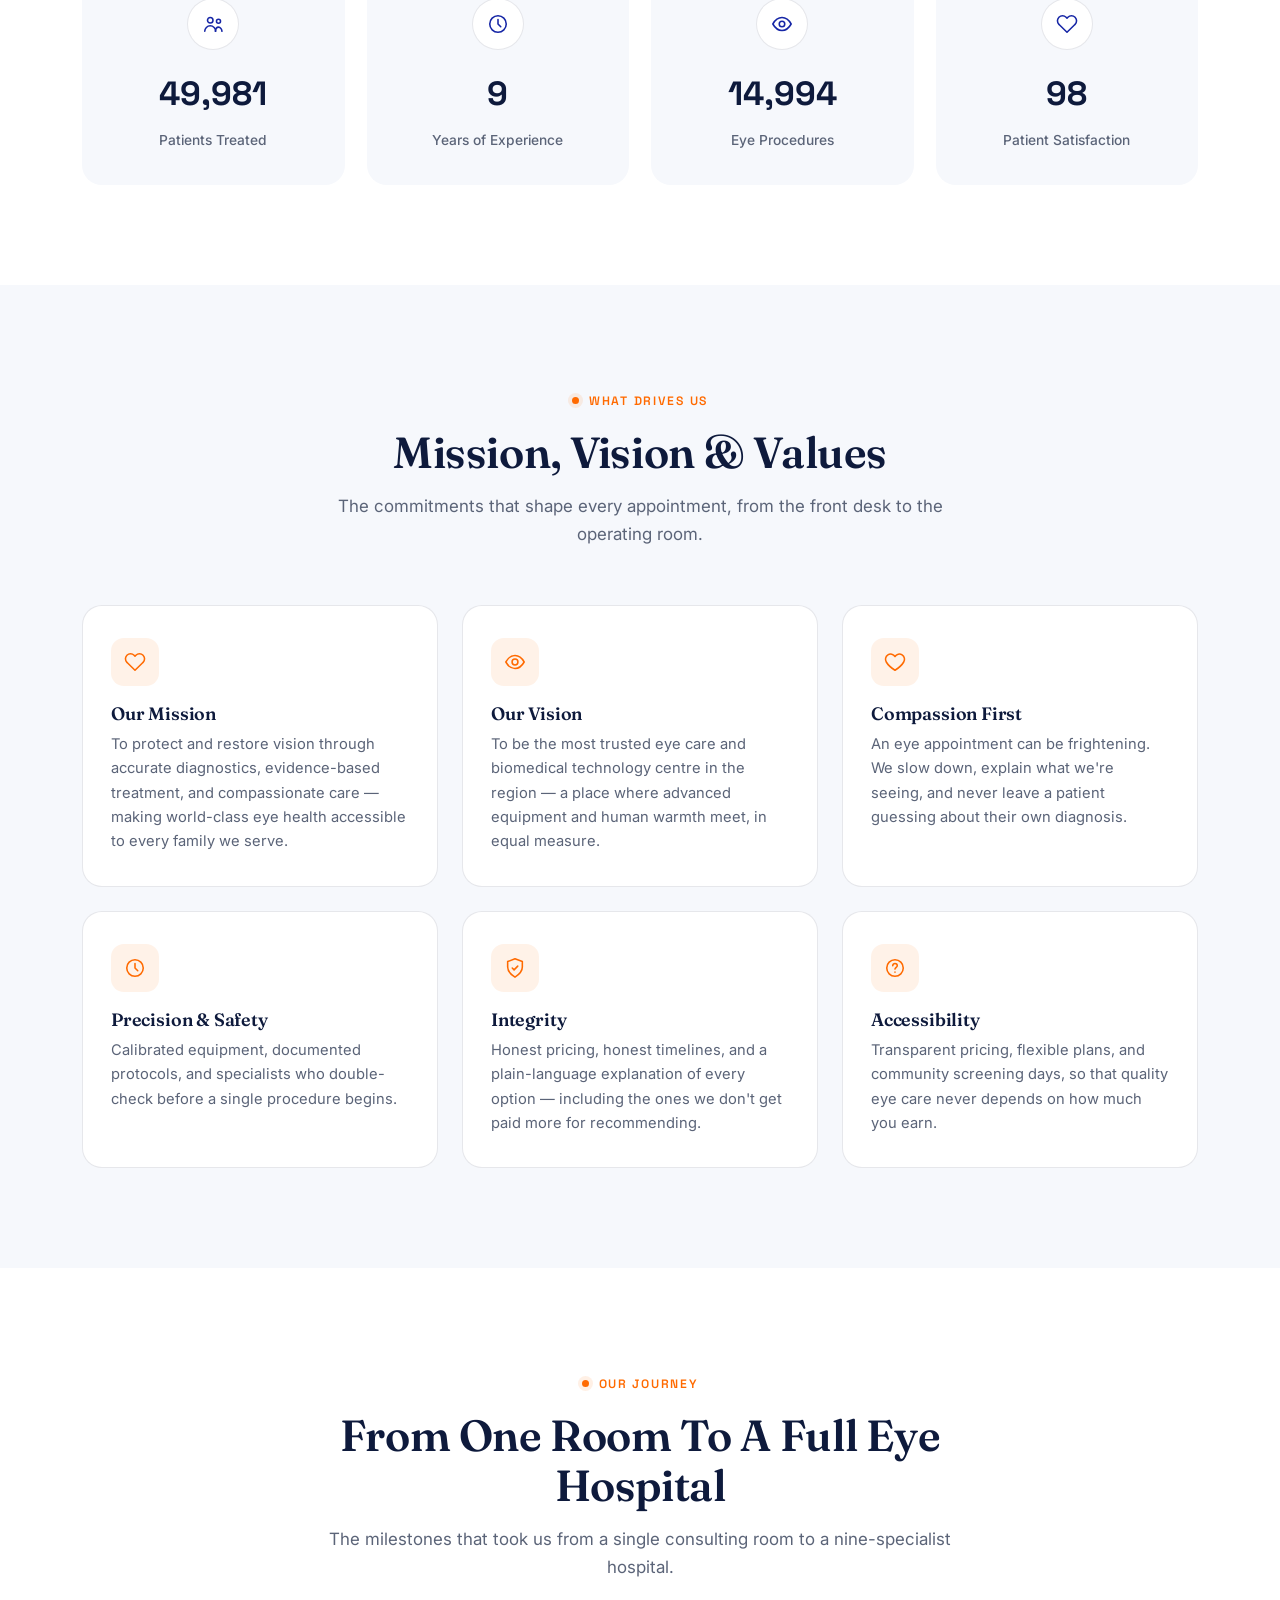
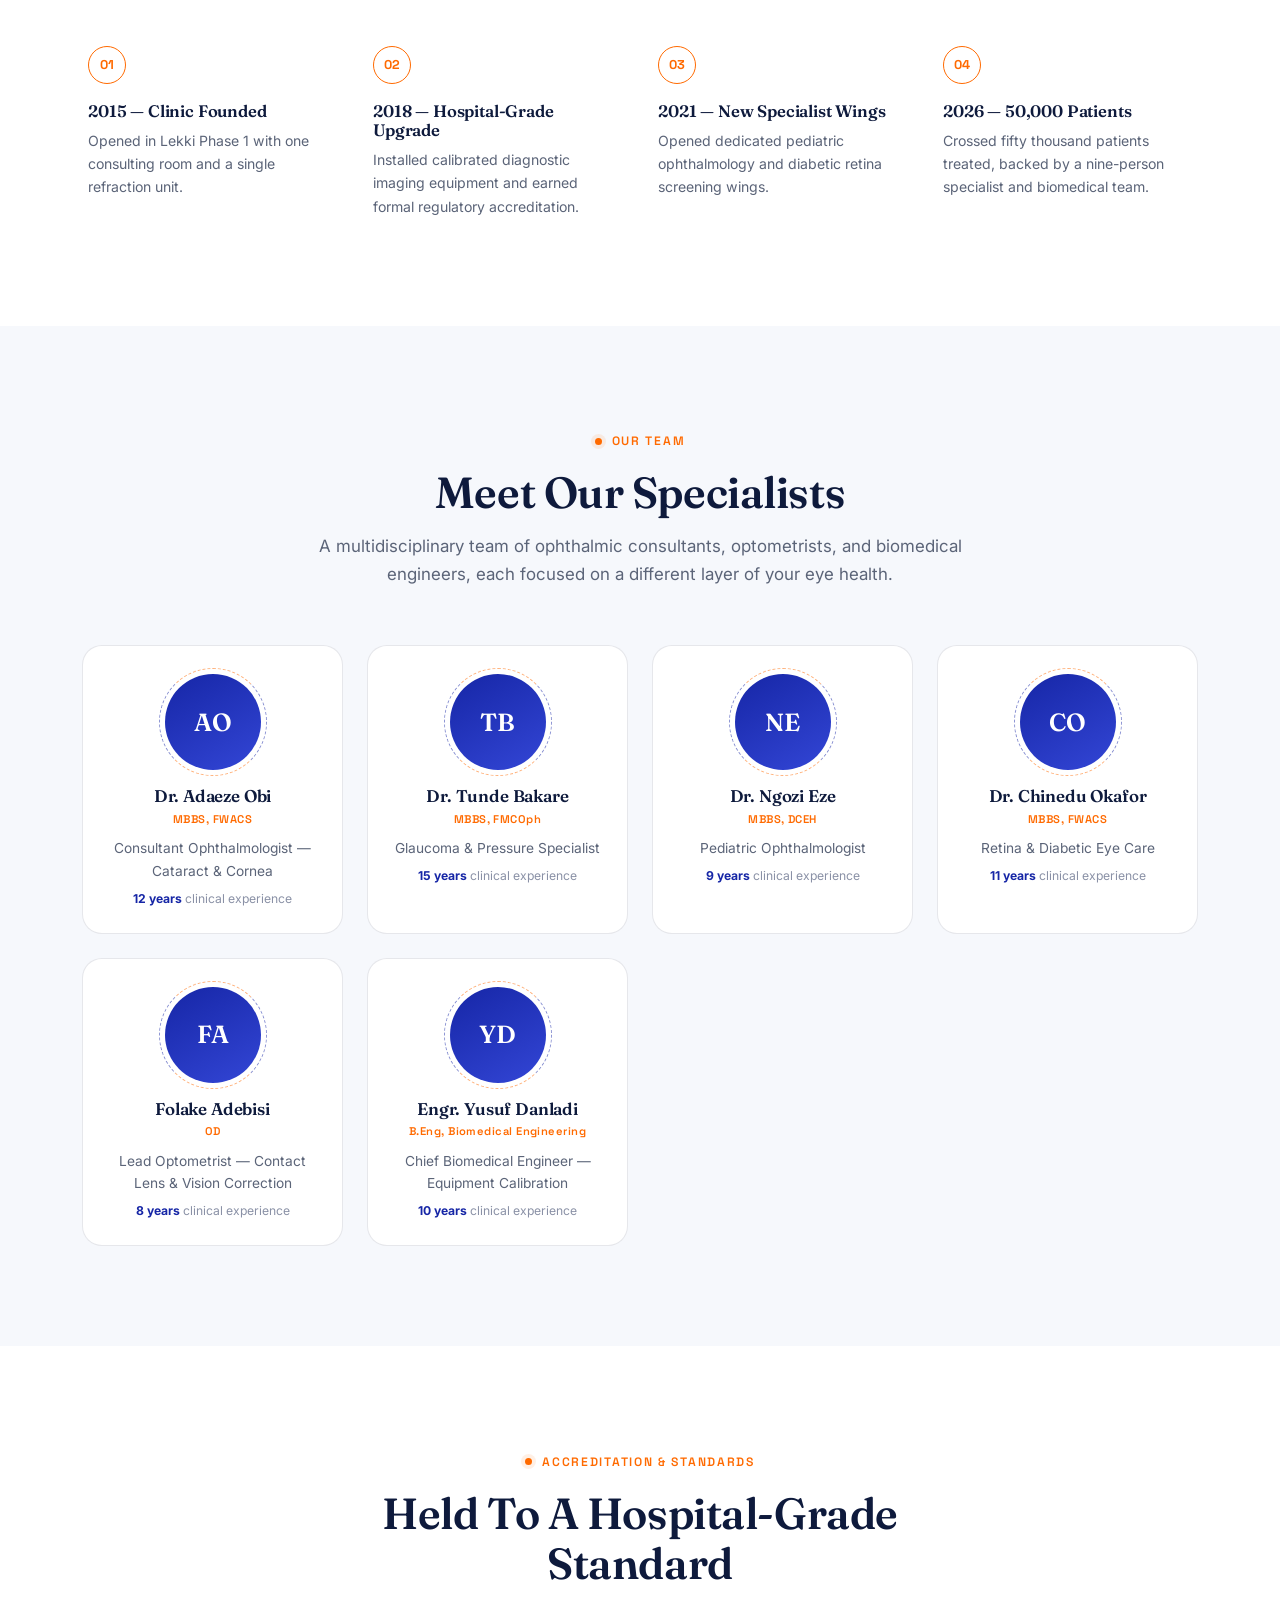
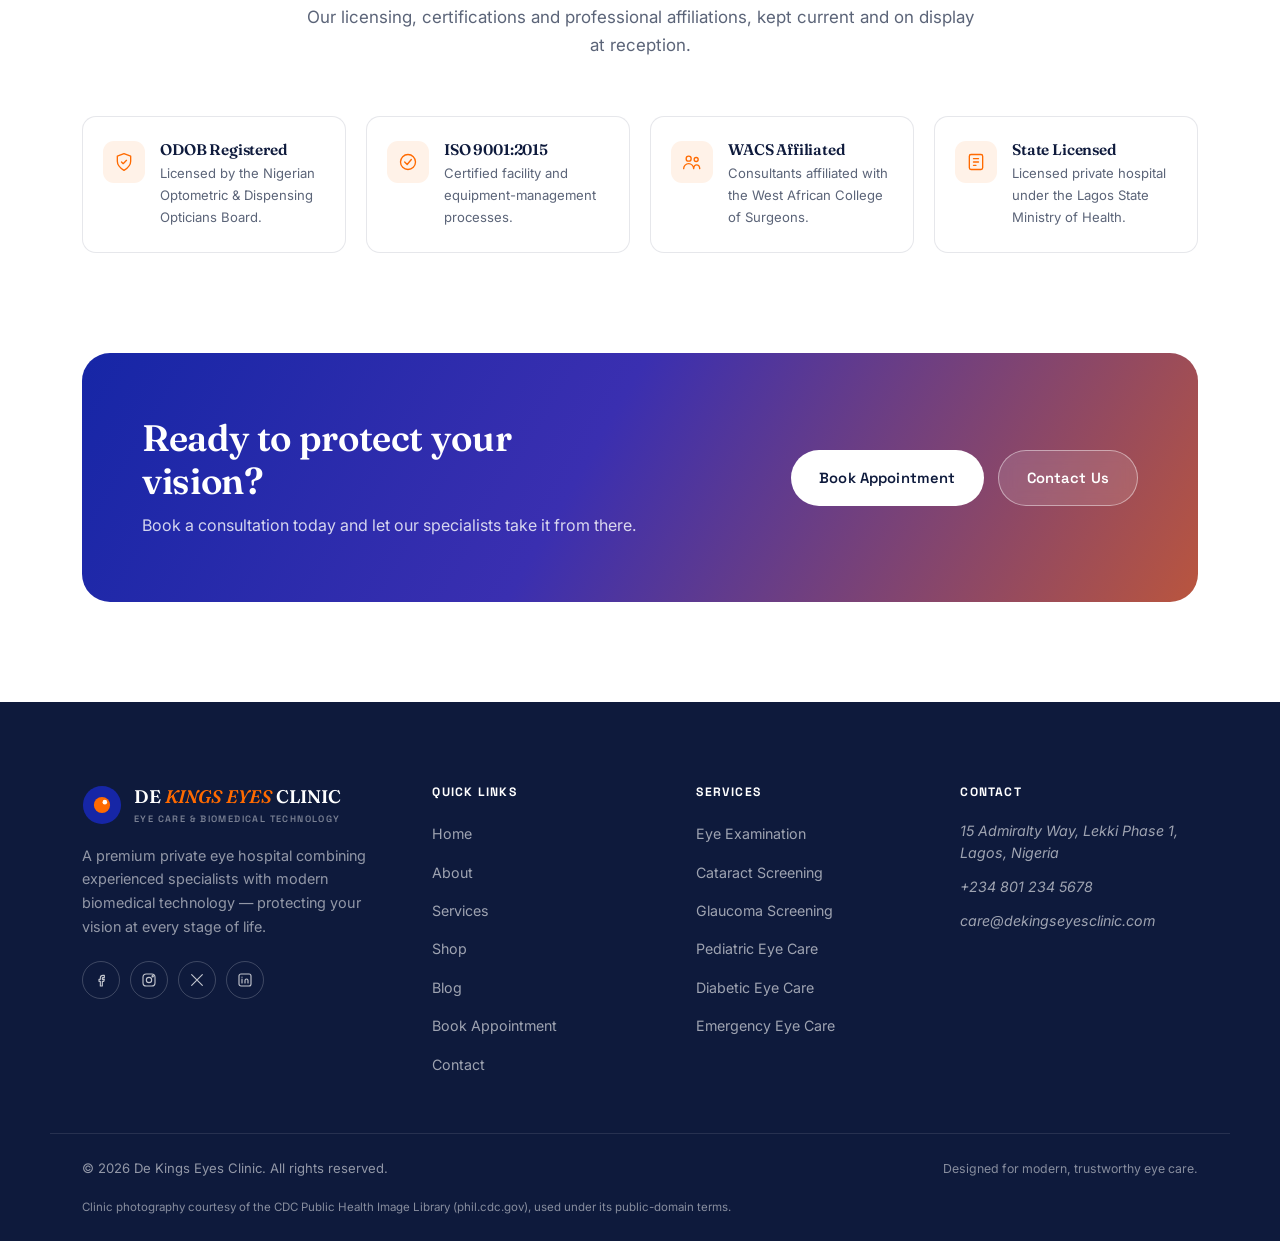
<file: about.html>
<!DOCTYPE html>
<html lang="en">
<head>
<meta charset="UTF-8">
<meta name="viewport" content="width=device-width, initial-scale=1.0">
<title>About Us — De Kings Eyes Clinic</title>
<meta name="description" content="Learn the story behind De Kings Eyes Clinic — our history, mission, values and the specialists combining experienced eye care with hospital-grade biomedical technology in Lekki, Lagos.">
<link rel="icon" href="data:image/svg+xml,%3Csvg xmlns='http://www.w3.org/2000/svg' viewBox='0 0 24 24'%3E%3Ccircle cx='12' cy='12' r='10' fill='%231626A6'/%3E%3Ccircle cx='12' cy='12' r='4.2' fill='%23FF6A00'/%3E%3C/svg%3E">
<link rel="preconnect" href="https://fonts.googleapis.com">
<link rel="preconnect" href="https://fonts.gstatic.com" crossorigin>
<link href="https://fonts.googleapis.com/css2?family=Fraunces:ital,opsz,wght@0,9..144,300..900;1,9..144,300..700&family=Inter:wght@400;500;600;700;800&family=Space+Grotesk:wght@500;600;700&display=swap" rel="stylesheet">
<link rel="stylesheet" href="styles.css">
</head>
<body>

<header class="nav" id="siteNav">
  <div class="container nav-inner">
    <a href="index.html" class="brand">
      <svg class="brand-mark" viewBox="0 0 42 42" fill="none">
        <circle cx="21" cy="21" r="20" fill="#1626A6"/>
        <circle cx="21" cy="21" r="8.5" fill="#FF6A00"/>
        <circle cx="24" cy="18" r="2.4" fill="#fff"/>
      </svg>
      <span class="brand-name">DE <b>KINGS EYES</b> CLINIC<small>Eye Care &amp; Biomedical Technology</small></span>
    </a>
    <nav class="nav-links" id="navLinks">
      <a href="index.html">Home</a>
      <a href="about.html" aria-current="page">About</a>
      <a href="services.html">Services</a>
      <a href="shop.html">Shop</a>
      <a href="blog.html">Blog</a>
      <a href="contact.html">Contact</a>
    </nav>
    <div class="nav-cta">
      <a href="appointment.html" class="btn btn-primary btn-sm">Book Appointment</a>
      <button class="nav-toggle" id="navToggle" aria-label="Open menu" aria-expanded="false" aria-controls="navLinks">
        <span class="bar"></span><span class="bar"></span><span class="bar"></span>
      </button>
    </div>
  </div>
</header>
<div class="nav-overlay" id="navOverlay"></div>

<main>

<!-- PAGE HEADER -->
<section class="page-header page-header--about">
  <div class="container">
    <div class="crumb"><a href="index.html">Home</a><span>/</span><span>About</span></div>
    <h1>The story, the science, and the specialists behind your <span class="italic-accent">sight</span></h1>
    <p>De Kings Eyes Clinic began as a single consulting room in Lekki Phase 1 and has grown into a full ophthalmic hospital — without losing the personal attention that started it. Here's who we are, why we exist, and the people who show up for your eyes every day.</p>
  </div>
</section>

<!-- OUR STORY -->
<section class="section-pad" id="story">
  <div class="container">
    <div class="about-grid">
      <div class="about-blocks reveal">
        <span class="eyebrow">Our Story</span>
        <h2 style="font-size:clamp(2rem,3.4vw,2.7rem);color:var(--blue-dark);margin-bottom:30px;">A decade of protecting vision, <span class="italic-accent">one patient at a time</span></h2>

        <div class="about-block">
          <span class="mk"><svg viewBox="0 0 24 24" fill="none" stroke="currentColor" stroke-width="1.7" stroke-linecap="round" stroke-linejoin="round"><path d="M3 21V10l9-6 9 6v11M9 21v-7h6v7"/></svg></span>
          <div><h3>How we began</h3><p>Founded in 2015 by a small team of ophthalmologists who kept seeing the same problem: quality eye care in Lagos was either rushed or out of reach. De Kings Eyes Clinic opened with one consulting room, one refraction unit, and a rule that's stuck ever since — no patient leaves without understanding their own diagnosis.</p></div>
        </div>
        <div class="about-block">
          <span class="mk"><svg viewBox="0 0 24 24" fill="none" stroke="currentColor" stroke-width="1.7" stroke-linecap="round" stroke-linejoin="round"><circle cx="12" cy="12" r="3"/><circle cx="12" cy="12" r="7" stroke-dasharray="3 3"/><circle cx="12" cy="12" r="10.5" stroke-dasharray="1 4"/></svg></span>
          <div><h3>How we practice</h3><p>Every diagnosis runs through calibrated, hospital-grade imaging and screening equipment, serviced quarterly to international standards. But the equipment reads the eye — the specialist still reads the patient, which is why every treatment plan is built around your history, not a template.</p></div>
        </div>
        <div class="about-block">
          <span class="mk"><svg viewBox="0 0 24 24" fill="none" stroke="currentColor" stroke-width="1.7" stroke-linecap="round" stroke-linejoin="round"><path d="M13 2 4 14h6l-1 8 9-12h-6l1-8Z"/></svg></span>
          <div><h3>Where we're headed</h3><p>We're growing our pediatric and diabetic retina wings and training the next set of Nigerian ophthalmic specialists in-house, so the standard of care we've built doesn't depend on any one doctor being in the room.</p></div>
        </div>
      </div>

      <div class="about-visual reveal">
        <svg class="pattern" viewBox="0 0 400 400" fill="none">
          <circle cx="320" cy="60" r="140" stroke="white" stroke-width="1"/>
          <circle cx="320" cy="60" r="100" stroke="white" stroke-width="1"/>
          <circle cx="60" cy="340" r="120" stroke="white" stroke-width="1"/>
        </svg>
        <div class="about-visual-content">
          <svg viewBox="0 0 24 24" fill="none" stroke="white" stroke-width="1.2" stroke-linecap="round" stroke-linejoin="round"><path d="M12 2 4 5v6c0 5 4 8.5 8 11 4-2.5 8-6 8-11V5Z"/><path d="M9 12l2 2 4-4"/></svg>
          <h4>A Hospital, Not Just A Clinic</h4>
          <p>Purpose-built treatment rooms, a dedicated biomedical engineering team, and equipment held to the same standard as a full hospital eye department.</p>
        </div>
        <div class="about-badge">
          <span class="ring"></span>
          <span>Every diagnostic instrument in our suite is calibrated and serviced quarterly.</span>
        </div>
      </div>
    </div>

    <div class="stats-grid reveal reveal-stagger">
      <div class="stat-card" style="--i:0">
        <span class="ring-ic"><svg viewBox="0 0 24 24" fill="none" stroke="currentColor" stroke-width="1.7" stroke-linecap="round" stroke-linejoin="round"><circle cx="9" cy="8" r="3"/><path d="M3 20c0-3.3 2.7-6 6-6s6 2.7 6 6"/><circle cx="18" cy="9" r="2.2"/><path d="M14.5 20c.3-2.6 2-4.6 3.5-4.6 2 0 3.6 2.2 3.8 4.6"/></svg></span>
        <div class="stat-number" data-target="50000" data-suffix="+">0</div>
        <div class="lbl">Patients Treated</div>
      </div>
      <div class="stat-card" style="--i:1">
        <span class="ring-ic"><svg viewBox="0 0 24 24" fill="none" stroke="currentColor" stroke-width="1.7" stroke-linecap="round" stroke-linejoin="round"><circle cx="12" cy="12" r="9"/><path d="M12 7v5l3 3"/></svg></span>
        <div class="stat-number" data-target="10" data-suffix="+">0</div>
        <div class="lbl">Years of Experience</div>
      </div>
      <div class="stat-card" style="--i:2">
        <span class="ring-ic"><svg viewBox="0 0 24 24" fill="none" stroke="currentColor" stroke-width="1.7" stroke-linecap="round" stroke-linejoin="round"><path d="M2 12c2.5-4.5 6-7 10-7s7.5 2.5 10 7c-2.5 4.5-6 7-10 7s-7.5-2.5-10-7Z"/><circle cx="12" cy="12" r="3"/></svg></span>
        <div class="stat-number" data-target="15000" data-suffix="+">0</div>
        <div class="lbl">Eye Procedures</div>
      </div>
      <div class="stat-card" style="--i:3">
        <span class="ring-ic"><svg viewBox="0 0 24 24" fill="none" stroke="currentColor" stroke-width="1.7" stroke-linecap="round" stroke-linejoin="round"><path d="M20.8 4.6a5.5 5.5 0 0 0-7.8 0L12 5.6l-1-1a5.5 5.5 0 0 0-7.8 7.8l1 1L12 21l7.8-7.6 1-1a5.5 5.5 0 0 0 0-7.8Z"/></svg></span>
        <div class="stat-number" data-target="99" data-suffix="%">0</div>
        <div class="lbl">Patient Satisfaction</div>
      </div>
    </div>
  </div>
</section>

<!-- MISSION, VISION & VALUES -->
<section class="bg-gray section-pad" id="values">
  <div class="container">
    <div class="section-head center reveal">
      <span class="eyebrow">What Drives Us</span>
      <h2>Mission, Vision &amp; Values</h2>
      <p>The commitments that shape every appointment, from the front desk to the operating room.</p>
    </div>
    <div class="values-grid reveal reveal-stagger">
      <div class="value-card" style="--i:0">
        <span class="mk"><svg viewBox="0 0 24 24" fill="none" stroke="currentColor" stroke-width="1.7" stroke-linecap="round" stroke-linejoin="round"><path d="M20.8 4.6a5.5 5.5 0 0 0-7.8 0L12 5.6l-1-1a5.5 5.5 0 0 0-7.8 7.8l1 1L12 21l7.8-7.6 1-1a5.5 5.5 0 0 0 0-7.8Z"/></svg></span>
        <h3>Our Mission</h3>
        <p>To protect and restore vision through accurate diagnostics, evidence-based treatment, and compassionate care — making world-class eye health accessible to every family we serve.</p>
      </div>
      <div class="value-card" style="--i:1">
        <span class="mk"><svg viewBox="0 0 24 24" fill="none" stroke="currentColor" stroke-width="1.7" stroke-linecap="round" stroke-linejoin="round"><path d="M2 12c2.5-4.5 6-7 10-7s7.5 2.5 10 7c-2.5 4.5-6 7-10 7s-7.5-2.5-10-7Z"/><circle cx="12" cy="12" r="3.2"/></svg></span>
        <h3>Our Vision</h3>
        <p>To be the most trusted eye care and biomedical technology centre in the region — a place where advanced equipment and human warmth meet, in equal measure.</p>
      </div>
      <div class="value-card" style="--i:2">
        <span class="mk"><svg viewBox="0 0 24 24" fill="none" stroke="currentColor" stroke-width="1.7" stroke-linecap="round" stroke-linejoin="round"><path d="M12 21s-7-4.5-9.5-9A5.5 5.5 0 0 1 12 6a5.5 5.5 0 0 1 9.5 6c-2.5 4.5-9.5 9-9.5 9Z"/></svg></span>
        <h3>Compassion First</h3>
        <p>An eye appointment can be frightening. We slow down, explain what we're seeing, and never leave a patient guessing about their own diagnosis.</p>
      </div>
      <div class="value-card" style="--i:3">
        <span class="mk"><svg viewBox="0 0 24 24" fill="none" stroke="currentColor" stroke-width="1.7" stroke-linecap="round" stroke-linejoin="round"><circle cx="12" cy="12" r="9"/><path d="M12 7v5l3 3"/></svg></span>
        <h3>Precision &amp; Safety</h3>
        <p>Calibrated equipment, documented protocols, and specialists who double-check before a single procedure begins.</p>
      </div>
      <div class="value-card" style="--i:4">
        <span class="mk"><svg viewBox="0 0 24 24" fill="none" stroke="currentColor" stroke-width="1.7" stroke-linecap="round" stroke-linejoin="round"><path d="M9 12l2 2 4-4"/><path d="M12 2 4 5v6c0 5 4 8.5 8 11 4-2.5 8-6 8-11V5Z"/></svg></span>
        <h3>Integrity</h3>
        <p>Honest pricing, honest timelines, and a plain-language explanation of every option — including the ones we don't get paid more for recommending.</p>
      </div>
      <div class="value-card" style="--i:5">
        <span class="mk"><svg viewBox="0 0 24 24" fill="none" stroke="currentColor" stroke-width="1.7" stroke-linecap="round" stroke-linejoin="round"><path d="M9.5 9.5a2.5 2.5 0 0 1 5 0c0 1.6-2.5 2-2.5 3.7M12 16.5v.1"/><circle cx="12" cy="12" r="9"/></svg></span>
        <h3>Accessibility</h3>
        <p>Transparent pricing, flexible plans, and community screening days, so that quality eye care never depends on how much you earn.</p>
      </div>
    </div>
  </div>
</section>

<!-- OUR JOURNEY -->
<section class="section-pad" id="journey">
  <div class="container">
    <div class="section-head center reveal">
      <span class="eyebrow">Our Journey</span>
      <h2>From One Room To A Full Eye Hospital</h2>
      <p>The milestones that took us from a single consulting room to a nine-specialist hospital.</p>
    </div>
    <div class="process-grid reveal reveal-stagger">
      <div class="process-step" style="--i:0">
        <span class="num">01</span>
        <h3>2015 — Clinic Founded</h3>
        <p>Opened in Lekki Phase 1 with one consulting room and a single refraction unit.</p>
      </div>
      <div class="process-step" style="--i:1">
        <span class="num">02</span>
        <h3>2018 — Hospital-Grade Upgrade</h3>
        <p>Installed calibrated diagnostic imaging equipment and earned formal regulatory accreditation.</p>
      </div>
      <div class="process-step" style="--i:2">
        <span class="num">03</span>
        <h3>2021 — New Specialist Wings</h3>
        <p>Opened dedicated pediatric ophthalmology and diabetic retina screening wings.</p>
      </div>
      <div class="process-step" style="--i:3">
        <span class="num">04</span>
        <h3>2026 — 50,000 Patients</h3>
        <p>Crossed fifty thousand patients treated, backed by a nine-person specialist and biomedical team.</p>
      </div>
    </div>
  </div>
</section>

<!-- MEET THE TEAM -->
<section class="bg-gray section-pad" id="specialists">
  <div class="container">
    <div class="section-head center reveal">
      <span class="eyebrow">Our Team</span>
      <h2>Meet Our Specialists</h2>
      <p>A multidisciplinary team of ophthalmic consultants, optometrists, and biomedical engineers, each focused on a different layer of your eye health.</p>
    </div>
    <div class="specialists-grid reveal reveal-stagger">
      <div class="doctor-card" style="--i:0">
        <div class="doctor-avatar">AO</div>
        <h3>Dr. Adaeze Obi</h3>
        <div class="qual">MBBS, FWACS</div>
        <div class="spec">Consultant Ophthalmologist — Cataract &amp; Cornea</div>
        <div class="exp"><b>12 years</b> clinical experience</div>
      </div>
      <div class="doctor-card" style="--i:1">
        <div class="doctor-avatar">TB</div>
        <h3>Dr. Tunde Bakare</h3>
        <div class="qual">MBBS, FMCOph</div>
        <div class="spec">Glaucoma &amp; Pressure Specialist</div>
        <div class="exp"><b>15 years</b> clinical experience</div>
      </div>
      <div class="doctor-card" style="--i:2">
        <div class="doctor-avatar">NE</div>
        <h3>Dr. Ngozi Eze</h3>
        <div class="qual">MBBS, DCEH</div>
        <div class="spec">Pediatric Ophthalmologist</div>
        <div class="exp"><b>9 years</b> clinical experience</div>
      </div>
      <div class="doctor-card" style="--i:3">
        <div class="doctor-avatar">CO</div>
        <h3>Dr. Chinedu Okafor</h3>
        <div class="qual">MBBS, FWACS</div>
        <div class="spec">Retina &amp; Diabetic Eye Care</div>
        <div class="exp"><b>11 years</b> clinical experience</div>
      </div>
      <div class="doctor-card" style="--i:4">
        <div class="doctor-avatar">FA</div>
        <h3>Folake Adebisi</h3>
        <div class="qual">OD</div>
        <div class="spec">Lead Optometrist — Contact Lens &amp; Vision Correction</div>
        <div class="exp"><b>8 years</b> clinical experience</div>
      </div>
      <div class="doctor-card" style="--i:5">
        <div class="doctor-avatar">YD</div>
        <h3>Engr. Yusuf Danladi</h3>
        <div class="qual">B.Eng, Biomedical Engineering</div>
        <div class="spec">Chief Biomedical Engineer — Equipment Calibration</div>
        <div class="exp"><b>10 years</b> clinical experience</div>
      </div>
    </div>
  </div>
</section>

<!-- ACCREDITATION -->
<section class="section-pad" id="accreditation">
  <div class="container">
    <div class="section-head center reveal">
      <span class="eyebrow">Accreditation &amp; Standards</span>
      <h2>Held To A Hospital-Grade Standard</h2>
      <p>Our licensing, certifications and professional affiliations, kept current and on display at reception.</p>
    </div>
    <div class="conditions-grid reveal reveal-stagger">
      <div class="condition-card" style="--i:0">
        <span class="ic"><svg viewBox="0 0 24 24" fill="none" stroke="currentColor" stroke-width="1.6" stroke-linecap="round" stroke-linejoin="round"><path d="M12 2 4 5v6c0 5 4 8.5 8 11 4-2.5 8-6 8-11V5Z"/><path d="M9 12l2 2 4-4"/></svg></span>
        <div><h4>ODOB Registered</h4><p>Licensed by the Nigerian Optometric &amp; Dispensing Opticians Board.</p></div>
      </div>
      <div class="condition-card" style="--i:1">
        <span class="ic"><svg viewBox="0 0 24 24" fill="none" stroke="currentColor" stroke-width="1.6" stroke-linecap="round" stroke-linejoin="round"><circle cx="12" cy="12" r="9"/><path d="M8 12l3 3 5-6"/></svg></span>
        <div><h4>ISO 9001:2015</h4><p>Certified facility and equipment-management processes.</p></div>
      </div>
      <div class="condition-card" style="--i:2">
        <span class="ic"><svg viewBox="0 0 24 24" fill="none" stroke="currentColor" stroke-width="1.6" stroke-linecap="round" stroke-linejoin="round"><circle cx="8" cy="8" r="3"/><circle cx="17" cy="9" r="2.4"/><path d="M2 20c0-3.3 2.7-6 6-6s6 2.7 6 6M14 20c.3-2.6 2-4.6 3.5-4.6 2 0 3.6 2.2 3.8 4.6"/></svg></span>
        <div><h4>WACS Affiliated</h4><p>Consultants affiliated with the West African College of Surgeons.</p></div>
      </div>
      <div class="condition-card" style="--i:3">
        <span class="ic"><svg viewBox="0 0 24 24" fill="none" stroke="currentColor" stroke-width="1.6" stroke-linecap="round" stroke-linejoin="round"><rect x="4" y="3" width="16" height="18" rx="2"/><path d="M9 8h6M9 12h6M9 16h3"/></svg></span>
        <div><h4>State Licensed</h4><p>Licensed private hospital under the Lagos State Ministry of Health.</p></div>
      </div>
    </div>
  </div>
</section>

<!-- CTA -->
<section class="section-pad" style="padding-top:0;">
  <div class="container">
    <div class="cta-band reveal">
      <div>
        <h2>Ready to protect your vision?</h2>
        <p>Book a consultation today and let our specialists take it from there.</p>
      </div>
      <div class="btns">
        <a href="appointment.html" class="btn" style="background:#fff;color:var(--blue-dark);">Book Appointment</a>
        <a href="contact.html" class="btn btn-ghost">Contact Us</a>
      </div>
    </div>
  </div>
</section>

</main>

<footer>
  <div class="container footer-top">
    <div class="footer-grid">
      <div class="footer-brand">
        <a href="index.html" class="brand">
          <svg class="brand-mark" viewBox="0 0 42 42" fill="none">
            <circle cx="21" cy="21" r="20" fill="#1626A6"/>
            <circle cx="21" cy="21" r="8.5" fill="#FF6A00"/>
            <circle cx="24" cy="18" r="2.4" fill="#fff"/>
          </svg>
          <span class="brand-name">DE <b>KINGS EYES</b> CLINIC<small>Eye Care &amp; Biomedical Technology</small></span>
        </a>
        <p>A premium private eye hospital combining experienced specialists with modern biomedical technology — protecting your vision at every stage of life.</p>
        <div class="social-row">
          <a href="#" aria-label="Facebook"><svg viewBox="0 0 24 24" fill="none" stroke="currentColor" stroke-width="1.7" stroke-linecap="round" stroke-linejoin="round"><path d="M15 8.5h2V5h-2a4 4 0 0 0-4 4v2H9v3h2v7h3v-7h2.2l.8-3H14v-1.5a1 1 0 0 1 1-1Z"/></svg></a>
          <a href="#" aria-label="Instagram"><svg viewBox="0 0 24 24" fill="none" stroke="currentColor" stroke-width="1.7" stroke-linecap="round" stroke-linejoin="round"><rect x="3" y="3" width="18" height="18" rx="5"/><circle cx="12" cy="12" r="4"/><circle cx="17.5" cy="6.5" r="1"/></svg></a>
          <a href="#" aria-label="X / Twitter"><svg viewBox="0 0 24 24" fill="none" stroke="currentColor" stroke-width="1.7" stroke-linecap="round" stroke-linejoin="round"><path d="M4 4l16 16M20 4 4 20"/></svg></a>
          <a href="#" aria-label="LinkedIn"><svg viewBox="0 0 24 24" fill="none" stroke="currentColor" stroke-width="1.7" stroke-linecap="round" stroke-linejoin="round"><rect x="3" y="3" width="18" height="18" rx="3"/><path d="M7.5 10.5v6M7.5 7.7v.1M12 16.5v-3.7c0-1.4 1-2.3 2.3-2.3 1.3 0 2.2 1 2.2 2.4v3.6"/></svg></a>
        </div>
      </div>
      <div class="footer-col">
        <h5>Quick Links</h5>
        <ul>
          <li><a href="index.html">Home</a></li>
          <li><a href="about.html">About</a></li>
          <li><a href="services.html">Services</a></li>
          <li><a href="shop.html">Shop</a></li>
          <li><a href="blog.html">Blog</a></li>
          <li><a href="appointment.html">Book Appointment</a></li>
          <li><a href="contact.html">Contact</a></li>
        </ul>
      </div>
      <div class="footer-col">
        <h5>Services</h5>
        <ul>
          <li><a href="services.html">Eye Examination</a></li>
          <li><a href="services.html">Cataract Screening</a></li>
          <li><a href="services.html">Glaucoma Screening</a></li>
          <li><a href="services.html">Pediatric Eye Care</a></li>
          <li><a href="services.html">Diabetic Eye Care</a></li>
          <li><a href="services.html">Emergency Eye Care</a></li>
        </ul>
      </div>
      <div class="footer-col">
        <h5>Contact</h5>
        <address>
          <p>15 Admiralty Way, Lekki Phase 1, Lagos, Nigeria</p>
          <p>+234 801 234 5678</p>
          <p>care@dekingseyesclinic.com</p>
        </address>
      </div>
    </div>
  </div>
  <div class="container footer-bottom">
    <p>© 2026 De Kings Eyes Clinic. All rights reserved.</p>
    <p class="made">Designed for modern, trustworthy eye care.</p>
    <p class="made" style="width:100%;margin-top:6px;font-size:.72rem;">Clinic photography courtesy of the CDC Public Health Image Library (phil.cdc.gov), used under its public-domain terms.</p>
  </div>
</footer>

<script src="script.js"></script>
</body>
</html>
</file>
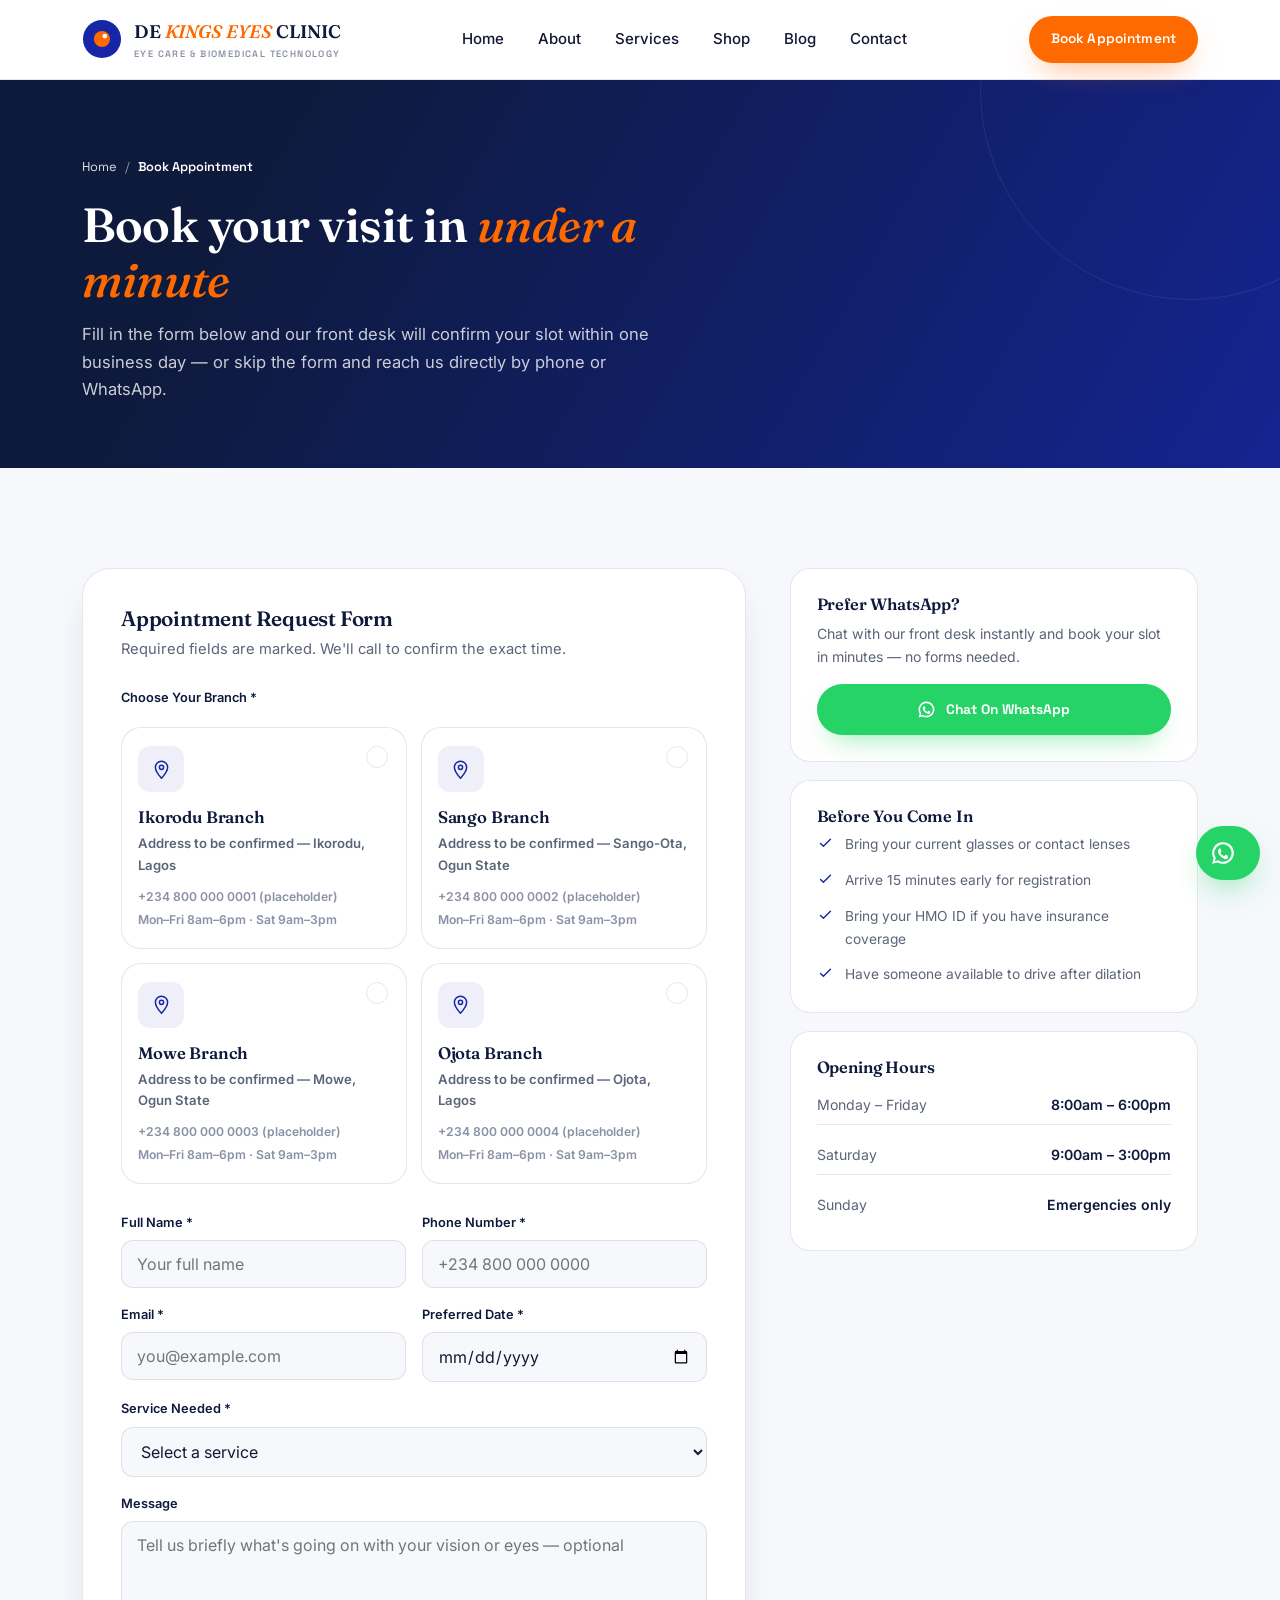
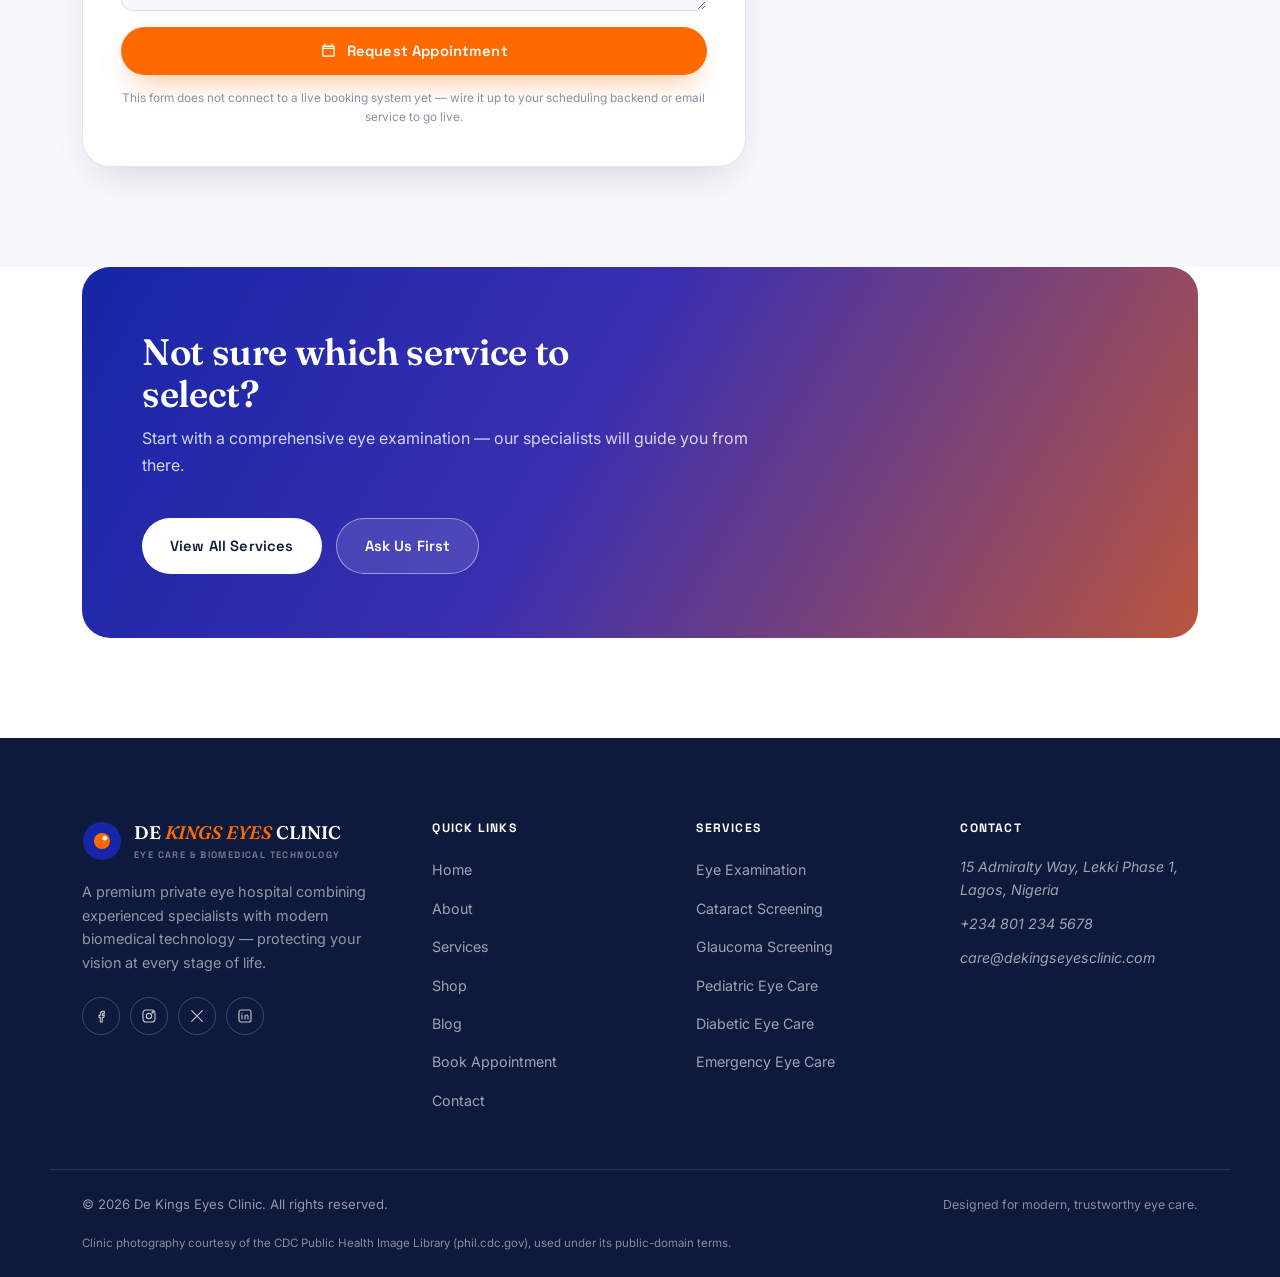
<file: appointment.html>
<!DOCTYPE html>
<html lang="en">
<head>
<meta charset="UTF-8">
<meta name="viewport" content="width=device-width, initial-scale=1.0">
<title>Book an Appointment — De Kings Eyes Clinic</title>
<meta name="description" content="Book your eye examination, cataract or glaucoma screening, pediatric or diabetic eye care appointment at De Kings Eyes Clinic, Lekki, Lagos — online, by phone, or on WhatsApp.">
<link rel="icon" href="data:image/svg+xml,%3Csvg xmlns='http://www.w3.org/2000/svg' viewBox='0 0 24 24'%3E%3Ccircle cx='12' cy='12' r='10' fill='%231626A6'/%3E%3Ccircle cx='12' cy='12' r='4.2' fill='%23FF6A00'/%3E%3C/svg%3E">
<link rel="preconnect" href="https://fonts.googleapis.com">
<link rel="preconnect" href="https://fonts.gstatic.com" crossorigin>
<link href="https://fonts.googleapis.com/css2?family=Fraunces:ital,opsz,wght@0,9..144,300..900;1,9..144,300..700&family=Inter:wght@400;500;600;700;800&family=Space+Grotesk:wght@500;600;700&display=swap" rel="stylesheet">
<link rel="stylesheet" href="styles.css">
</head>
<body>

<header class="nav" id="siteNav">
  <div class="container nav-inner">
    <a href="index.html" class="brand">
      <svg class="brand-mark" viewBox="0 0 42 42" fill="none">
        <circle cx="21" cy="21" r="20" fill="#1626A6"/>
        <circle cx="21" cy="21" r="8.5" fill="#FF6A00"/>
        <circle cx="24" cy="18" r="2.4" fill="#fff"/>
      </svg>
      <span class="brand-name">DE <b>KINGS EYES</b> CLINIC<small>Eye Care &amp; Biomedical Technology</small></span>
    </a>
    <nav class="nav-links" id="navLinks">
      <a href="index.html">Home</a>
      <a href="about.html">About</a>
      <a href="services.html">Services</a>
      <a href="shop.html">Shop</a>
      <a href="blog.html">Blog</a>
      <a href="contact.html">Contact</a>
    </nav>
    <div class="nav-cta">
      <a href="appointment.html" class="btn btn-primary btn-sm">Book Appointment</a>
      <button class="nav-toggle" id="navToggle" aria-label="Open menu" aria-expanded="false" aria-controls="navLinks">
        <span class="bar"></span><span class="bar"></span><span class="bar"></span>
      </button>
    </div>
  </div>
</header>
<div class="nav-overlay" id="navOverlay"></div>

<main>

<!-- PAGE HEADER -->
<section class="page-header page-header--appointment">
  <div class="container">
    <div class="crumb"><a href="index.html">Home</a><span>/</span><span>Book Appointment</span></div>
    <h1>Book your visit in <span class="italic-accent">under a minute</span></h1>
    <p>Fill in the form below and our front desk will confirm your slot within one business day — or skip the form and reach us directly by phone or WhatsApp.</p>
  </div>
</section>

<!-- APPOINTMENT -->
<section class="appointment-section section-pad" id="book">
  <div class="container">
    <div class="appt-grid">

      <div class="appt-form reveal">
        <h3>Appointment Request Form</h3>
        <p>Required fields are marked. We'll call to confirm the exact time.</p>

        <form id="apptForm" novalidate>
          <div class="field" style="margin-bottom:28px;">
            <label style="display:block;margin-bottom:12px;">Choose Your Branch *</label>
            <div class="branch-grid branch-grid--compact" id="apptBranchGrid"></div>
            <p class="field-error" id="branchError">Please select a branch before requesting an appointment.</p>
          </div>
          <div class="form-row">
            <div class="field">
              <label for="fname">Full Name *</label>
              <input id="fname" name="fname" type="text" placeholder="Your full name" required>
            </div>
            <div class="field">
              <label for="fphone">Phone Number *</label>
              <input id="fphone" name="fphone" type="tel" placeholder="+234 800 000 0000" required>
            </div>
          </div>
          <div class="form-row">
            <div class="field">
              <label for="femail">Email *</label>
              <input id="femail" name="femail" type="email" placeholder="you@example.com" required>
            </div>
            <div class="field">
              <label for="fdate">Preferred Date *</label>
              <input id="fdate" name="fdate" type="date" required>
            </div>
          </div>
          <div class="field">
            <label for="fservice">Service Needed *</label>
            <select id="fservice" name="fservice" required>
              <option value="" disabled selected>Select a service</option>
              <option value="Comprehensive Eye Examination">Comprehensive Eye Examination</option>
              <option value="Cataract Screening">Cataract Screening</option>
              <option value="Glaucoma Screening">Glaucoma Screening</option>
              <option value="Pediatric Eye Care">Pediatric Eye Care</option>
              <option value="Diabetic Eye Care">Diabetic Eye Care</option>
              <option value="Contact Lens Services">Contact Lens Services</option>
              <option value="Prescription Glasses">Prescription Glasses</option>
              <option value="Emergency Eye Care">Emergency Eye Care</option>
            </select>
          </div>
          <div class="field">
            <label for="fmsg">Message</label>
            <textarea id="fmsg" name="fmsg" placeholder="Tell us briefly what's going on with your vision or eyes — optional"></textarea>
          </div>
          <button type="submit" class="btn btn-primary btn-block">
            <svg viewBox="0 0 24 24" fill="none" stroke="currentColor" stroke-width="1.8" stroke-linecap="round" stroke-linejoin="round"><path d="M7 3v3M17 3v3M4 9h16M5 6h14a1 1 0 0 1 1 1v12a1 1 0 0 1-1 1H5a1 1 0 0 1-1-1V7a1 1 0 0 1 1-1Z"/></svg>
            Request Appointment
          </button>
          <p class="form-note">This form does not connect to a live booking system yet — wire it up to your scheduling backend or email service to go live.</p>
        </form>

        <div class="form-success" id="formSuccess">
          <svg viewBox="0 0 24 24" fill="none" stroke="currentColor" stroke-width="1.8" stroke-linecap="round" stroke-linejoin="round"><circle cx="12" cy="12" r="10"/><path d="M8 12l3 3 5-6"/></svg>
          <h4>Request received</h4>
          <p>Thank you — our front desk will call you shortly to confirm your appointment time.</p>
        </div>
      </div>

      <div class="appt-side reveal">
        <div class="appt-info-card">
          <h4>Prefer WhatsApp?</h4>
          <p>Chat with our front desk instantly and book your slot in minutes — no forms needed.</p>
          <a class="whatsapp-btn" href="https://wa.me/2348012345678?text=Hello%20De%20Kings%20Eyes%20Clinic%2C%20I%27d%20like%20to%20book%20an%20appointment." target="_blank" rel="noopener">
            <svg viewBox="0 0 24 24" fill="currentColor"><path d="M12 2a10 10 0 0 0-8.6 15.1L2 22l5.1-1.3A10 10 0 1 0 12 2Zm0 18a8 8 0 0 1-4.1-1.1l-.3-.2-3 .8.8-2.9-.2-.3A8 8 0 1 1 12 20Zm4.4-5.6c-.2-.1-1.4-.7-1.6-.8-.2-.1-.4-.1-.5.1-.2.2-.6.8-.8 1-.1.1-.3.2-.5.1-1.4-.6-2.3-1.1-3.2-2.6-.2-.3 0-.5.1-.6.1-.1.6-.7.7-.9.1-.2 0-.4 0-.5-.1-.1-.6-1.4-.8-1.9-.2-.5-.4-.4-.5-.4h-.4c-.2 0-.5.1-.7.4-.2.3-.9 1-.9 2.3 0 1.4 1 2.7 1.2 2.9.2.2 1.7 2.6 4.1 3.5 2 .8 2 .6 2.4.6.4 0 1.3-.5 1.5-1 .2-.5.2-1 .1-1.1-.1-.1-.2-.2-.4-.3Z"/></svg>
            Chat On WhatsApp
          </a>
        </div>

        <div class="appt-info-card">
          <h4>Before You Come In</h4>
          <ul class="appt-list">
            <li><svg viewBox="0 0 24 24" fill="none" stroke="currentColor" stroke-width="2" stroke-linecap="round" stroke-linejoin="round"><path d="M5 12l4 4 10-10"/></svg> Bring your current glasses or contact lenses</li>
            <li><svg viewBox="0 0 24 24" fill="none" stroke="currentColor" stroke-width="2" stroke-linecap="round" stroke-linejoin="round"><path d="M5 12l4 4 10-10"/></svg> Arrive 15 minutes early for registration</li>
            <li><svg viewBox="0 0 24 24" fill="none" stroke="currentColor" stroke-width="2" stroke-linecap="round" stroke-linejoin="round"><path d="M5 12l4 4 10-10"/></svg> Bring your HMO ID if you have insurance coverage</li>
            <li><svg viewBox="0 0 24 24" fill="none" stroke="currentColor" stroke-width="2" stroke-linecap="round" stroke-linejoin="round"><path d="M5 12l4 4 10-10"/></svg> Have someone available to drive after dilation</li>
          </ul>
        </div>

        <div class="appt-info-card">
          <h4>Opening Hours</h4>
          <div class="hours-table">
            <div><span>Monday – Friday</span><span>8:00am – 6:00pm</span></div>
            <div><span>Saturday</span><span>9:00am – 3:00pm</span></div>
            <div><span>Sunday</span><span>Emergencies only</span></div>
          </div>
        </div>
      </div>

    </div>
  </div>
</section>

<!-- NOT SURE WHICH SERVICE -->
<section class="section-pad" style="padding-top:0;">
  <div class="container">
    <div class="cta-band reveal">
      <div>
        <h2>Not sure which service to select?</h2>
        <p>Start with a comprehensive eye examination — our specialists will guide you from there.</p>
      </div>
      <div class="btns">
        <a href="services.html" class="btn" style="background:#fff;color:var(--blue-dark);">View All Services</a>
        <a href="contact.html" class="btn btn-ghost">Ask Us First</a>
      </div>
    </div>
  </div>
</section>

</main>

<footer>
  <div class="container footer-top">
    <div class="footer-grid">
      <div class="footer-brand">
        <a href="index.html" class="brand">
          <svg class="brand-mark" viewBox="0 0 42 42" fill="none">
            <circle cx="21" cy="21" r="20" fill="#1626A6"/>
            <circle cx="21" cy="21" r="8.5" fill="#FF6A00"/>
            <circle cx="24" cy="18" r="2.4" fill="#fff"/>
          </svg>
          <span class="brand-name">DE <b>KINGS EYES</b> CLINIC<small>Eye Care &amp; Biomedical Technology</small></span>
        </a>
        <p>A premium private eye hospital combining experienced specialists with modern biomedical technology — protecting your vision at every stage of life.</p>
        <div class="social-row">
          <a href="#" aria-label="Facebook"><svg viewBox="0 0 24 24" fill="none" stroke="currentColor" stroke-width="1.7" stroke-linecap="round" stroke-linejoin="round"><path d="M15 8.5h2V5h-2a4 4 0 0 0-4 4v2H9v3h2v7h3v-7h2.2l.8-3H14v-1.5a1 1 0 0 1 1-1Z"/></svg></a>
          <a href="#" aria-label="Instagram"><svg viewBox="0 0 24 24" fill="none" stroke="currentColor" stroke-width="1.7" stroke-linecap="round" stroke-linejoin="round"><rect x="3" y="3" width="18" height="18" rx="5"/><circle cx="12" cy="12" r="4"/><circle cx="17.5" cy="6.5" r="1"/></svg></a>
          <a href="#" aria-label="X / Twitter"><svg viewBox="0 0 24 24" fill="none" stroke="currentColor" stroke-width="1.7" stroke-linecap="round" stroke-linejoin="round"><path d="M4 4l16 16M20 4 4 20"/></svg></a>
          <a href="#" aria-label="LinkedIn"><svg viewBox="0 0 24 24" fill="none" stroke="currentColor" stroke-width="1.7" stroke-linecap="round" stroke-linejoin="round"><rect x="3" y="3" width="18" height="18" rx="3"/><path d="M7.5 10.5v6M7.5 7.7v.1M12 16.5v-3.7c0-1.4 1-2.3 2.3-2.3 1.3 0 2.2 1 2.2 2.4v3.6"/></svg></a>
        </div>
      </div>
      <div class="footer-col">
        <h5>Quick Links</h5>
        <ul>
          <li><a href="index.html">Home</a></li>
          <li><a href="about.html">About</a></li>
          <li><a href="services.html">Services</a></li>
          <li><a href="shop.html">Shop</a></li>
          <li><a href="blog.html">Blog</a></li>
          <li><a href="appointment.html">Book Appointment</a></li>
          <li><a href="contact.html">Contact</a></li>
        </ul>
      </div>
      <div class="footer-col">
        <h5>Services</h5>
        <ul>
          <li><a href="services.html">Eye Examination</a></li>
          <li><a href="services.html">Cataract Screening</a></li>
          <li><a href="services.html">Glaucoma Screening</a></li>
          <li><a href="services.html">Pediatric Eye Care</a></li>
          <li><a href="services.html">Diabetic Eye Care</a></li>
          <li><a href="services.html">Emergency Eye Care</a></li>
        </ul>
      </div>
      <div class="footer-col">
        <h5>Contact</h5>
        <address>
          <p>15 Admiralty Way, Lekki Phase 1, Lagos, Nigeria</p>
          <p>+234 801 234 5678</p>
          <p>care@dekingseyesclinic.com</p>
        </address>
      </div>
    </div>
  </div>
  <div class="container footer-bottom">
    <p>© 2026 De Kings Eyes Clinic. All rights reserved.</p>
    <p class="made">Designed for modern, trustworthy eye care.</p>
    <p class="made" style="width:100%;margin-top:6px;font-size:.72rem;">Clinic photography courtesy of the CDC Public Health Image Library (phil.cdc.gov), used under its public-domain terms.</p>
  </div>
</footer>

<script src="script.js"></script>
</body>
</html>
</file>
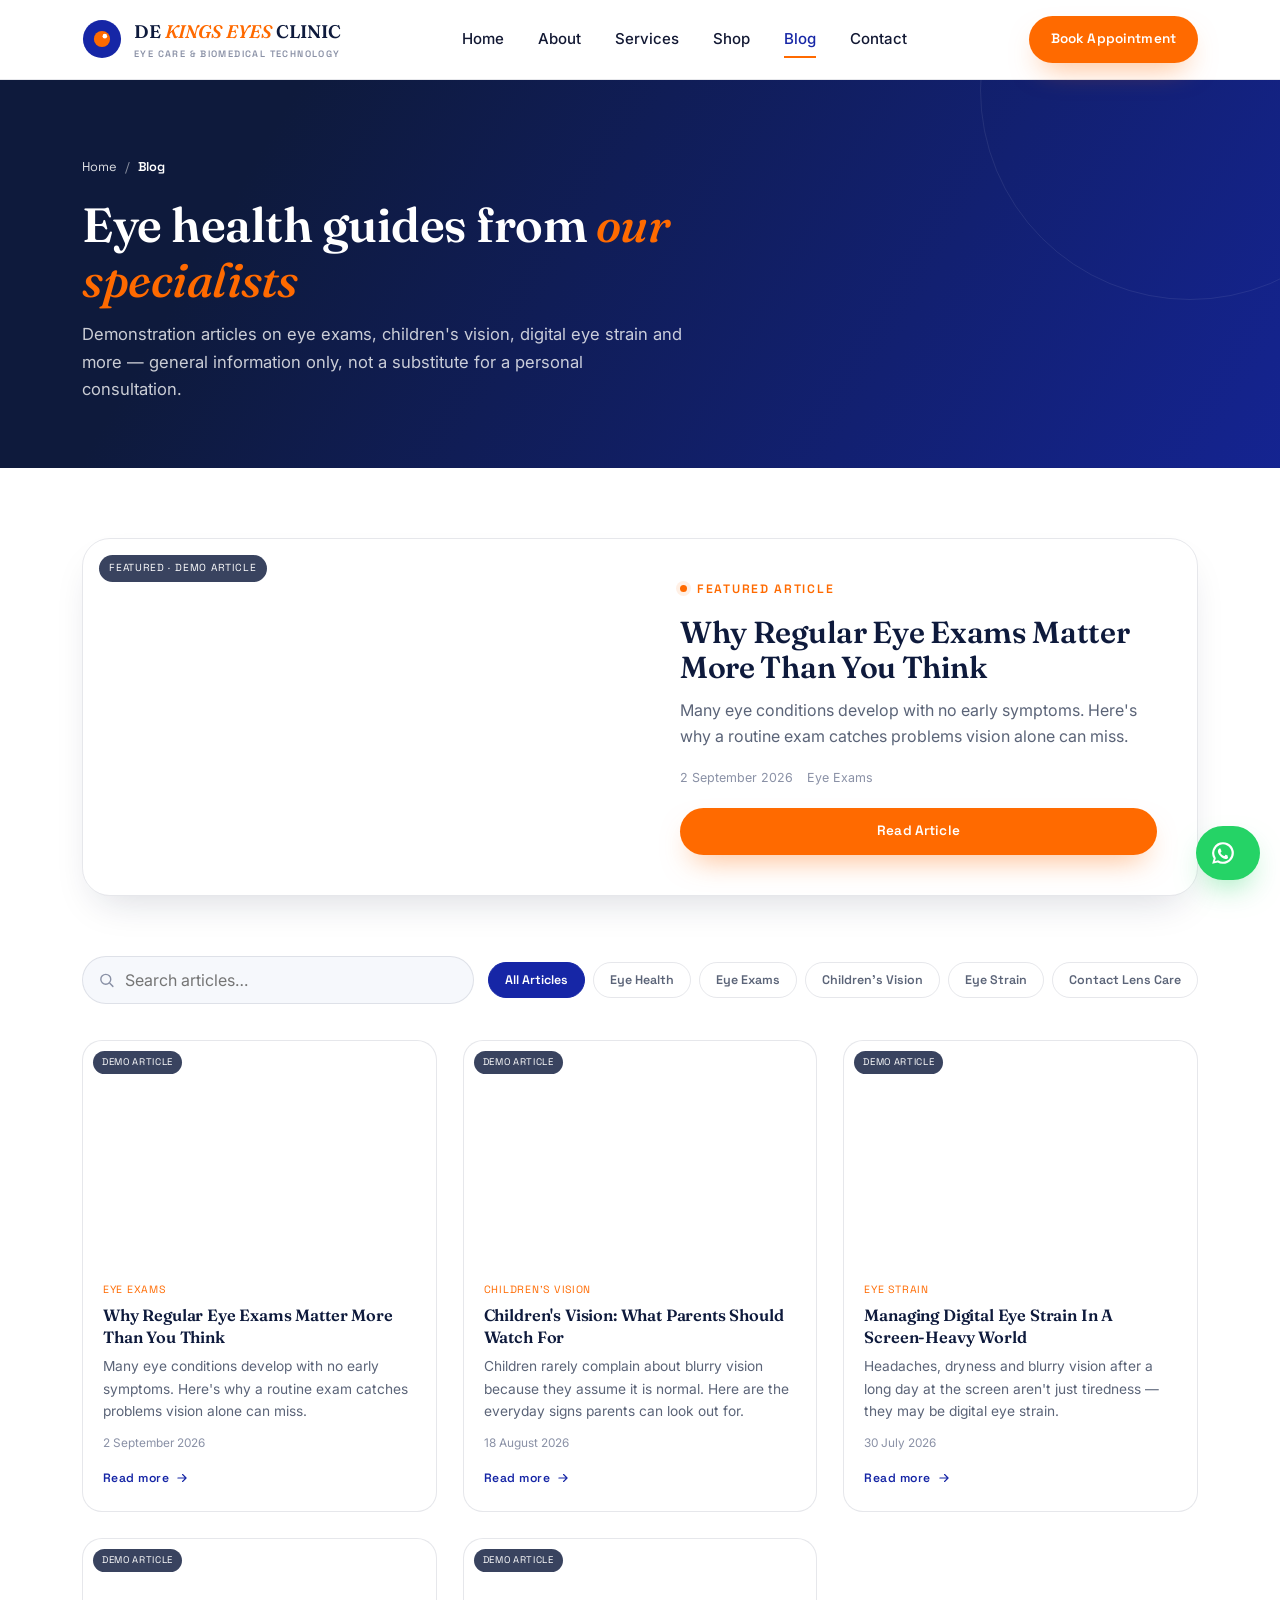
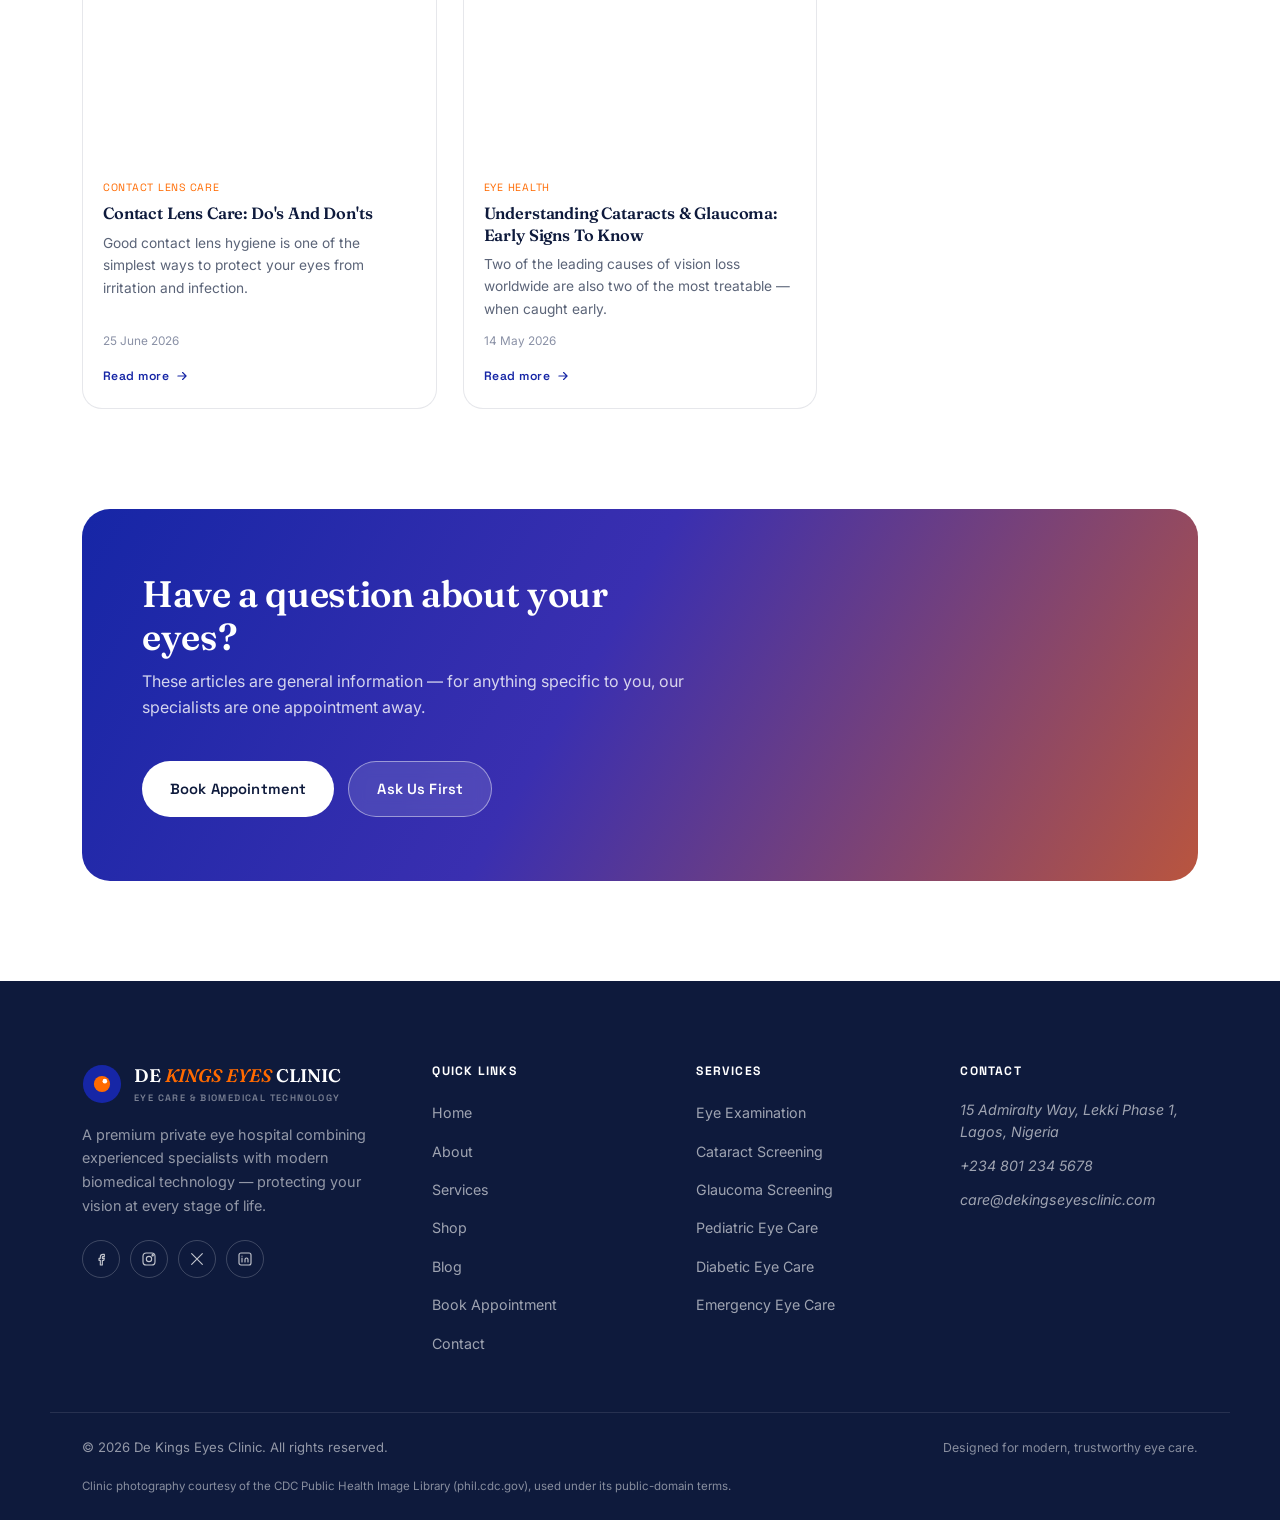
<file: blog.html>
<!DOCTYPE html>
<html lang="en">
<head>
<meta charset="UTF-8">
<meta name="viewport" content="width=device-width, initial-scale=1.0">
<title>Eye Health Blog — De Kings Eyes Clinic</title>
<meta name="description" content="Demonstration eye-health articles from De Kings Eyes Clinic covering eye exams, children's vision, digital eye strain, contact lens care and more.">
<link rel="icon" href="data:image/svg+xml,%3Csvg xmlns='http://www.w3.org/2000/svg' viewBox='0 0 24 24'%3E%3Ccircle cx='12' cy='12' r='10' fill='%231626A6'/%3E%3Ccircle cx='12' cy='12' r='4.2' fill='%23FF6A00'/%3E%3C/svg%3E">
<link rel="preconnect" href="https://fonts.googleapis.com">
<link rel="preconnect" href="https://fonts.gstatic.com" crossorigin>
<link href="https://fonts.googleapis.com/css2?family=Fraunces:ital,opsz,wght@0,9..144,300..900;1,9..144,300..700&family=Inter:wght@400;500;600;700;800&family=Space+Grotesk:wght@500;600;700&display=swap" rel="stylesheet">
<link rel="stylesheet" href="styles.css">
</head>
<body>

<header class="nav" id="siteNav">
  <div class="container nav-inner">
    <a href="index.html" class="brand">
      <svg class="brand-mark" viewBox="0 0 42 42" fill="none">
        <circle cx="21" cy="21" r="20" fill="#1626A6"/>
        <circle cx="21" cy="21" r="8.5" fill="#FF6A00"/>
        <circle cx="24" cy="18" r="2.4" fill="#fff"/>
      </svg>
      <span class="brand-name">DE <b>KINGS EYES</b> CLINIC<small>Eye Care &amp; Biomedical Technology</small></span>
    </a>
    <nav class="nav-links" id="navLinks">
      <a href="index.html">Home</a>
      <a href="about.html">About</a>
      <a href="services.html">Services</a>
      <a href="shop.html">Shop</a>
      <a href="blog.html" aria-current="page">Blog</a>
      <a href="contact.html">Contact</a>
    </nav>
    <div class="nav-cta">
      <a href="appointment.html" class="btn btn-primary btn-sm">Book Appointment</a>
      <button class="nav-toggle" id="navToggle" aria-label="Open menu" aria-expanded="false" aria-controls="navLinks">
        <span class="bar"></span><span class="bar"></span><span class="bar"></span>
      </button>
    </div>
  </div>
</header>
<div class="nav-overlay" id="navOverlay"></div>

<main>

<!-- PAGE HEADER -->
<section class="page-header page-header--blog">
  <div class="container">
    <div class="crumb"><a href="index.html">Home</a><span>/</span><span>Blog</span></div>
    <h1>Eye health guides from <span class="italic-accent">our specialists</span></h1>
    <p>Demonstration articles on eye exams, children's vision, digital eye strain and more — general information only, not a substitute for a personal consultation.</p>
  </div>
</section>

<section class="section-pad" style="padding-top:70px;">
  <div class="container">

    <div id="blogListing">
      <div id="featuredArticle" class="featured-article reveal visible"></div>

      <div class="blog-toolbar">
        <div class="shop-search">
          <svg viewBox="0 0 24 24" fill="none" stroke="currentColor" stroke-width="2" stroke-linecap="round" stroke-linejoin="round"><circle cx="11" cy="11" r="7"/><path d="m21 21-4.3-4.3"/></svg>
          <input type="search" id="blogSearch" placeholder="Search articles…" aria-label="Search articles">
        </div>
        <div class="shop-filters" id="blogFilters"></div>
      </div>
      <div class="article-grid" id="articleGrid"></div>
    </div>

    <div id="articleDetail" style="display:none;"></div>

  </div>
</section>

<!-- CTA -->
<section class="section-pad" style="padding-top:0;">
  <div class="container">
    <div class="cta-band reveal">
      <div>
        <h2>Have a question about your eyes?</h2>
        <p>These articles are general information — for anything specific to you, our specialists are one appointment away.</p>
      </div>
      <div class="btns">
        <a href="appointment.html" class="btn" style="background:#fff;color:var(--blue-dark);">Book Appointment</a>
        <a href="contact.html" class="btn btn-ghost">Ask Us First</a>
      </div>
    </div>
  </div>
</section>

</main>

<footer>
  <div class="container footer-top">
    <div class="footer-grid">
      <div class="footer-brand">
        <a href="index.html" class="brand">
          <svg class="brand-mark" viewBox="0 0 42 42" fill="none">
            <circle cx="21" cy="21" r="20" fill="#1626A6"/>
            <circle cx="21" cy="21" r="8.5" fill="#FF6A00"/>
            <circle cx="24" cy="18" r="2.4" fill="#fff"/>
          </svg>
          <span class="brand-name">DE <b>KINGS EYES</b> CLINIC<small>Eye Care &amp; Biomedical Technology</small></span>
        </a>
        <p>A premium private eye hospital combining experienced specialists with modern biomedical technology — protecting your vision at every stage of life.</p>
        <div class="social-row">
          <a href="#" aria-label="Facebook"><svg viewBox="0 0 24 24" fill="none" stroke="currentColor" stroke-width="1.7" stroke-linecap="round" stroke-linejoin="round"><path d="M15 8.5h2V5h-2a4 4 0 0 0-4 4v2H9v3h2v7h3v-7h2.2l.8-3H14v-1.5a1 1 0 0 1 1-1Z"/></svg></a>
          <a href="#" aria-label="Instagram"><svg viewBox="0 0 24 24" fill="none" stroke="currentColor" stroke-width="1.7" stroke-linecap="round" stroke-linejoin="round"><rect x="3" y="3" width="18" height="18" rx="5"/><circle cx="12" cy="12" r="4"/><circle cx="17.5" cy="6.5" r="1"/></svg></a>
          <a href="#" aria-label="X / Twitter"><svg viewBox="0 0 24 24" fill="none" stroke="currentColor" stroke-width="1.7" stroke-linecap="round" stroke-linejoin="round"><path d="M4 4l16 16M20 4 4 20"/></svg></a>
          <a href="#" aria-label="LinkedIn"><svg viewBox="0 0 24 24" fill="none" stroke="currentColor" stroke-width="1.7" stroke-linecap="round" stroke-linejoin="round"><rect x="3" y="3" width="18" height="18" rx="3"/><path d="M7.5 10.5v6M7.5 7.7v.1M12 16.5v-3.7c0-1.4 1-2.3 2.3-2.3 1.3 0 2.2 1 2.2 2.4v3.6"/></svg></a>
        </div>
      </div>
      <div class="footer-col">
        <h5>Quick Links</h5>
        <ul>
          <li><a href="index.html">Home</a></li>
          <li><a href="about.html">About</a></li>
          <li><a href="services.html">Services</a></li>
          <li><a href="shop.html">Shop</a></li>
          <li><a href="blog.html">Blog</a></li>
          <li><a href="appointment.html">Book Appointment</a></li>
          <li><a href="contact.html">Contact</a></li>
        </ul>
      </div>
      <div class="footer-col">
        <h5>Services</h5>
        <ul>
          <li><a href="services.html">Eye Examination</a></li>
          <li><a href="services.html">Cataract Screening</a></li>
          <li><a href="services.html">Glaucoma Screening</a></li>
          <li><a href="services.html">Pediatric Eye Care</a></li>
          <li><a href="services.html">Diabetic Eye Care</a></li>
          <li><a href="services.html">Emergency Eye Care</a></li>
        </ul>
      </div>
      <div class="footer-col">
        <h5>Contact</h5>
        <address>
          <p>15 Admiralty Way, Lekki Phase 1, Lagos, Nigeria</p>
          <p>+234 801 234 5678</p>
          <p>care@dekingseyesclinic.com</p>
        </address>
      </div>
    </div>
  </div>
  <div class="container footer-bottom">
    <p>© 2026 De Kings Eyes Clinic. All rights reserved.</p>
    <p class="made">Designed for modern, trustworthy eye care.</p>
    <p class="made" style="width:100%;margin-top:6px;font-size:.72rem;">Clinic photography courtesy of the CDC Public Health Image Library (phil.cdc.gov), used under its public-domain terms.</p>
  </div>
</footer>

<script src="script.js"></script>
</body>
</html>
</file>
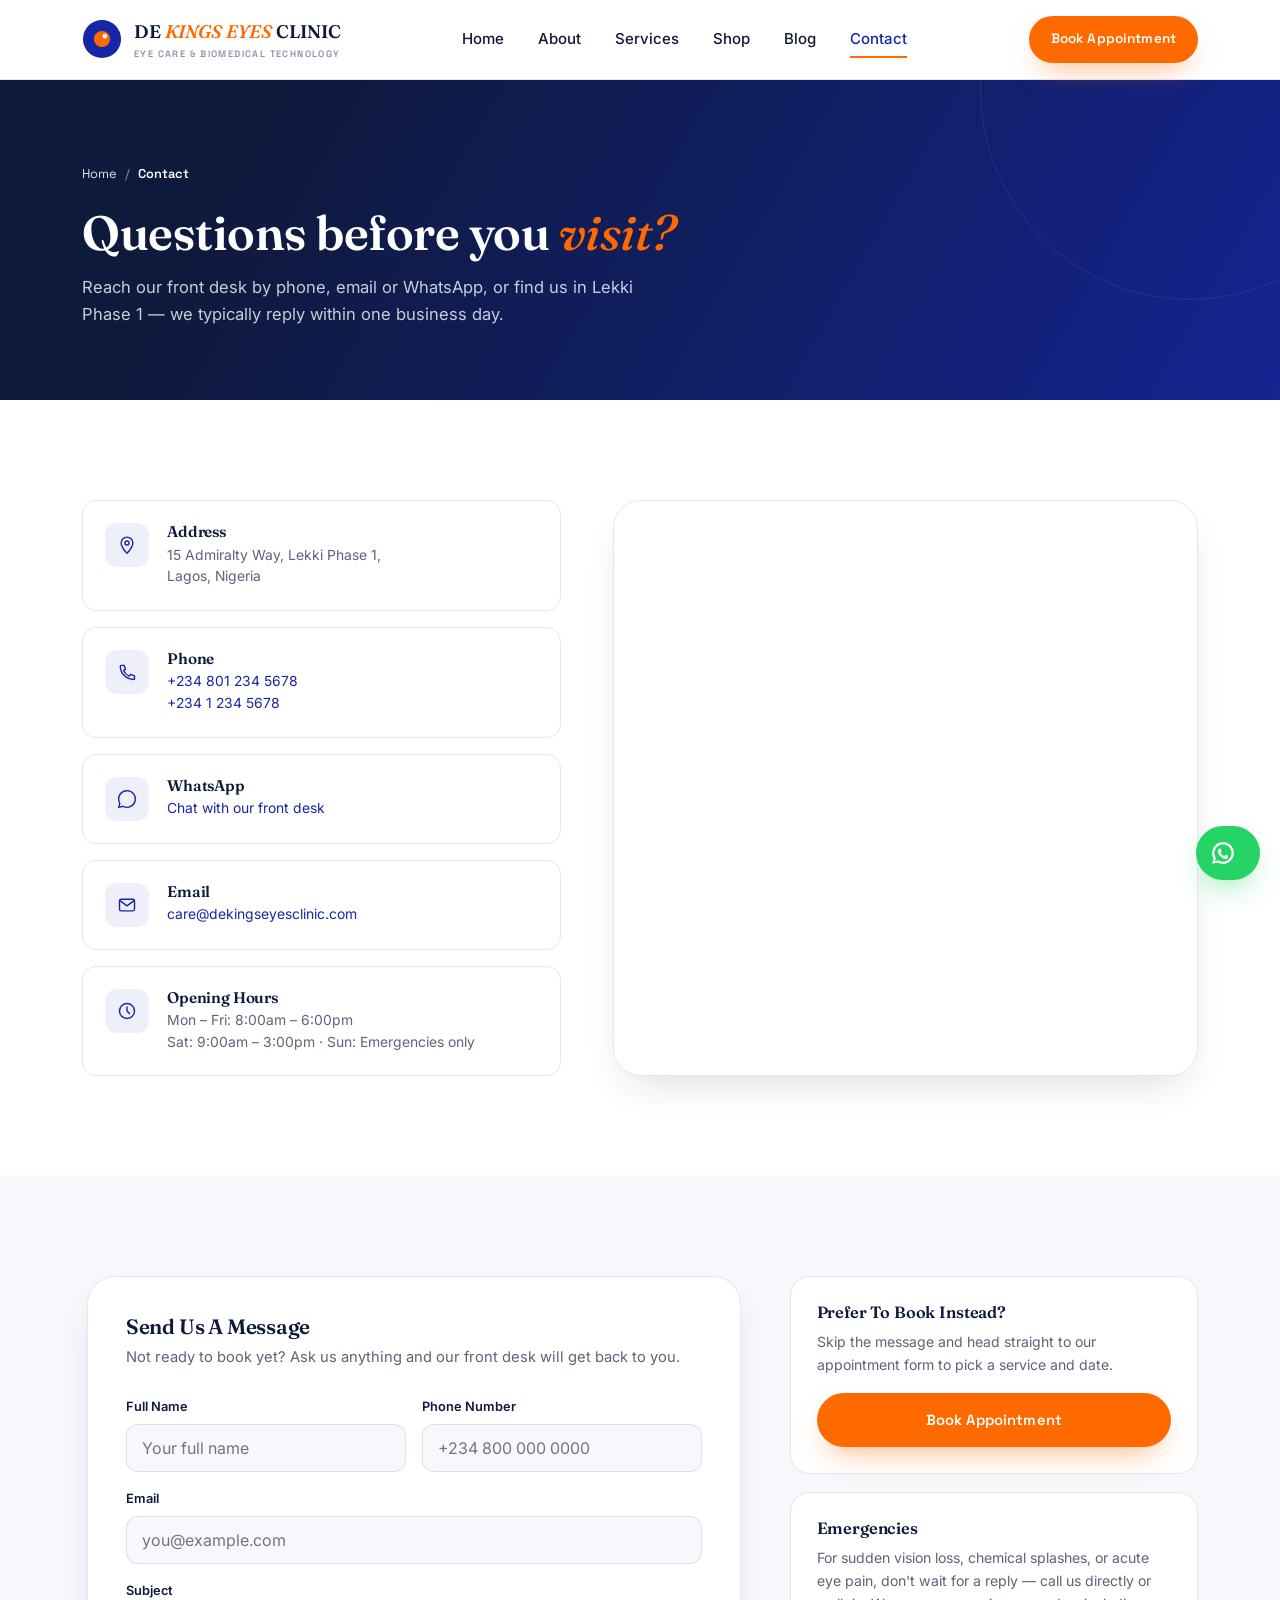
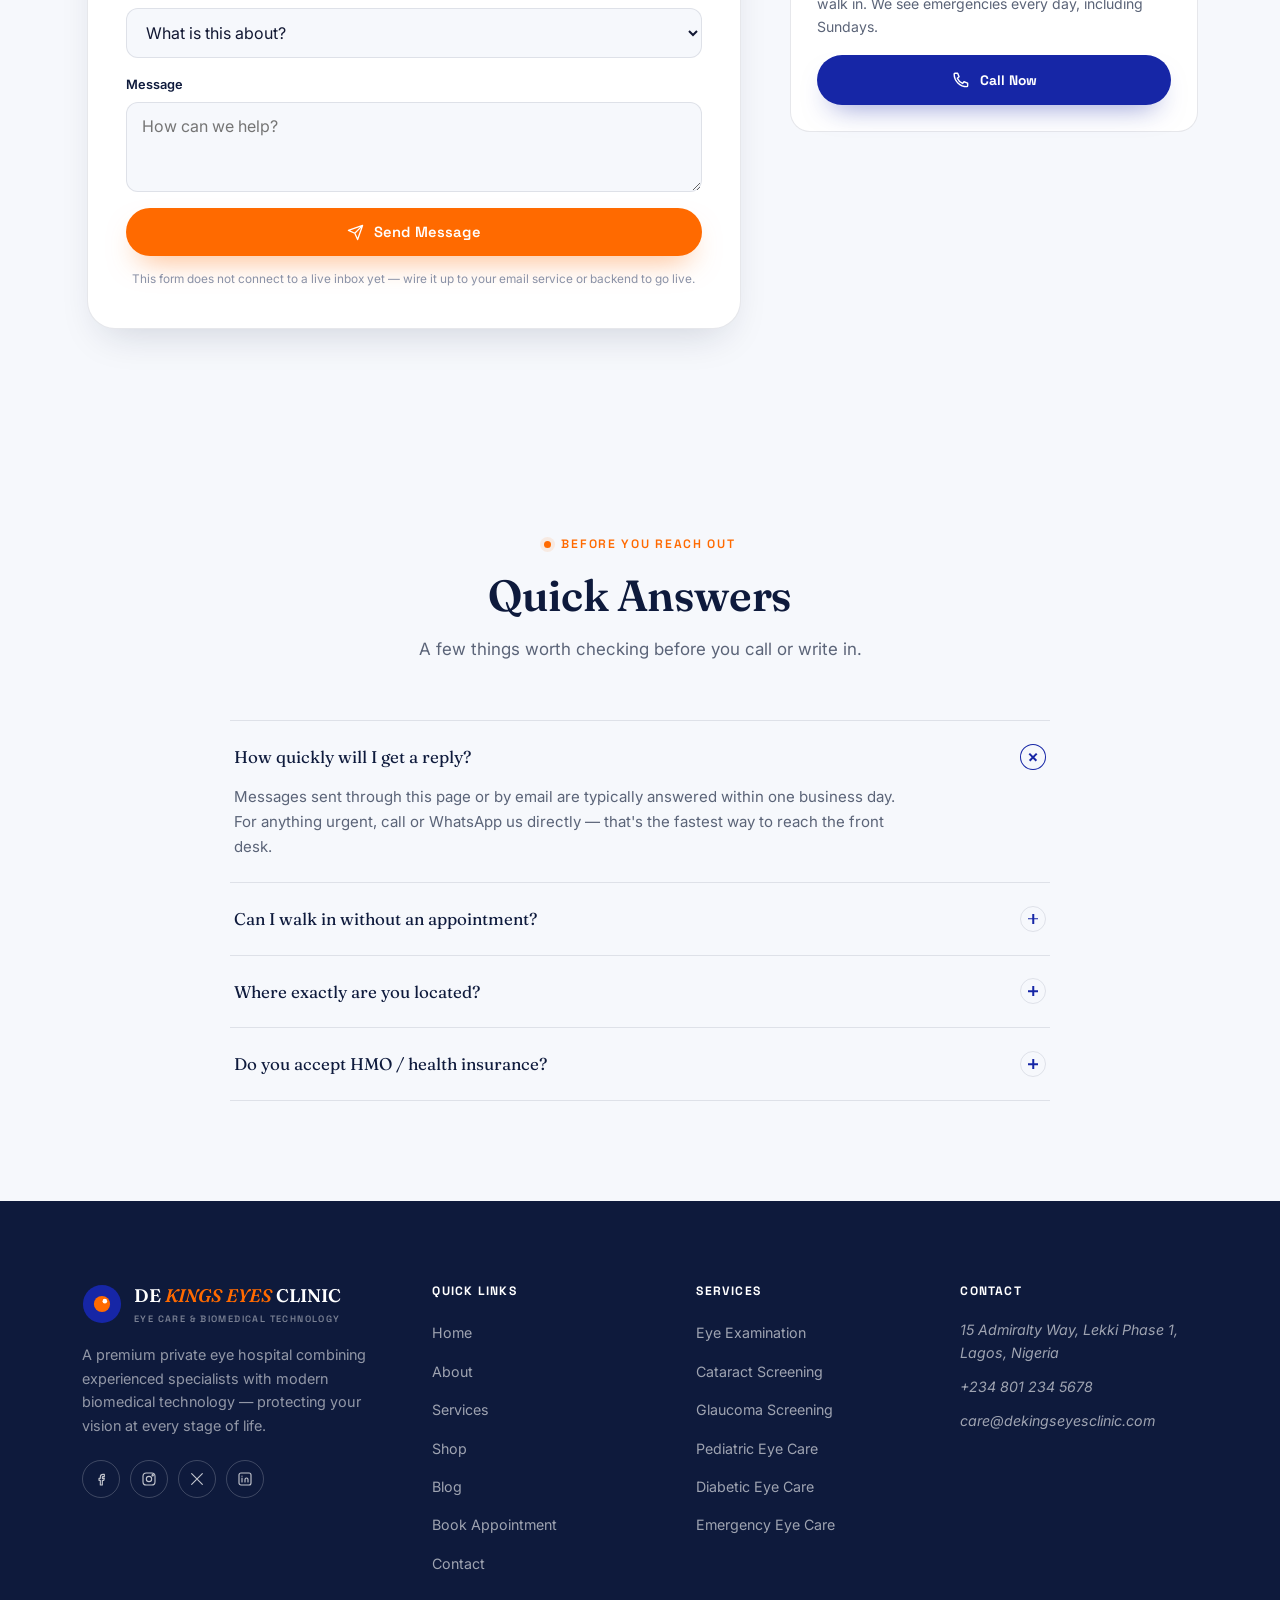
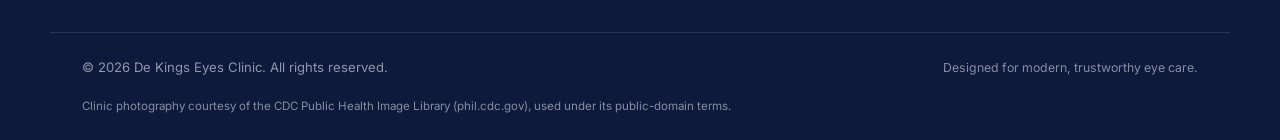
<file: contact.html>
<!DOCTYPE html>
<html lang="en">
<head>
<meta charset="UTF-8">
<meta name="viewport" content="width=device-width, initial-scale=1.0">
<title>Contact Us — De Kings Eyes Clinic</title>
<meta name="description" content="Get in touch with De Kings Eyes Clinic — visit us in Lekki Phase 1, Lagos, call, email, or chat on WhatsApp. Front desk hours, location map and answers to common questions.">
<link rel="icon" href="data:image/svg+xml,%3Csvg xmlns='http://www.w3.org/2000/svg' viewBox='0 0 24 24'%3E%3Ccircle cx='12' cy='12' r='10' fill='%231626A6'/%3E%3Ccircle cx='12' cy='12' r='4.2' fill='%23FF6A00'/%3E%3C/svg%3E">
<link rel="preconnect" href="https://fonts.googleapis.com">
<link rel="preconnect" href="https://fonts.gstatic.com" crossorigin>
<link href="https://fonts.googleapis.com/css2?family=Fraunces:ital,opsz,wght@0,9..144,300..900;1,9..144,300..700&family=Inter:wght@400;500;600;700;800&family=Space+Grotesk:wght@500;600;700&display=swap" rel="stylesheet">
<link rel="stylesheet" href="styles.css">
</head>
<body>

<header class="nav" id="siteNav">
  <div class="container nav-inner">
    <a href="index.html" class="brand">
      <svg class="brand-mark" viewBox="0 0 42 42" fill="none">
        <circle cx="21" cy="21" r="20" fill="#1626A6"/>
        <circle cx="21" cy="21" r="8.5" fill="#FF6A00"/>
        <circle cx="24" cy="18" r="2.4" fill="#fff"/>
      </svg>
      <span class="brand-name">DE <b>KINGS EYES</b> CLINIC<small>Eye Care &amp; Biomedical Technology</small></span>
    </a>
    <nav class="nav-links" id="navLinks">
      <a href="index.html">Home</a>
      <a href="about.html">About</a>
      <a href="services.html">Services</a>
      <a href="shop.html">Shop</a>
      <a href="blog.html">Blog</a>
      <a href="contact.html" aria-current="page">Contact</a>
    </nav>
    <div class="nav-cta">
      <a href="appointment.html" class="btn btn-primary btn-sm">Book Appointment</a>
      <button class="nav-toggle" id="navToggle" aria-label="Open menu" aria-expanded="false" aria-controls="navLinks">
        <span class="bar"></span><span class="bar"></span><span class="bar"></span>
      </button>
    </div>
  </div>
</header>
<div class="nav-overlay" id="navOverlay"></div>

<main>

<!-- PAGE HEADER -->
<section class="page-header page-header--contact">
  <div class="container">
    <div class="crumb"><a href="index.html">Home</a><span>/</span><span>Contact</span></div>
    <h1>Questions before you <span class="italic-accent">visit?</span></h1>
    <p>Reach our front desk by phone, email or WhatsApp, or find us in Lekki Phase 1 — we typically reply within one business day.</p>
  </div>
</section>

<!-- CONTACT -->
<section class="section-pad" id="contact-details">
  <div class="container">
    <div class="contact-grid">
      <div class="contact-cards reveal">
        <div class="contact-card">
          <span class="ic"><svg viewBox="0 0 24 24" fill="none" stroke="currentColor" stroke-width="1.7" stroke-linecap="round" stroke-linejoin="round"><path d="M12 22s7-7.5 7-12.5A7 7 0 0 0 5 9.5C5 14.5 12 22 12 22Z"/><circle cx="12" cy="9.5" r="2.4"/></svg></span>
          <div><h4>Address</h4><p>15 Admiralty Way, Lekki Phase 1,<br>Lagos, Nigeria</p></div>
        </div>
        <div class="contact-card">
          <span class="ic"><svg viewBox="0 0 24 24" fill="none" stroke="currentColor" stroke-width="1.7" stroke-linecap="round" stroke-linejoin="round"><path d="M5 4h3.4l1.8 4.6-2.2 1.8a13 13 0 0 0 6.6 6.6l1.8-2.2L21 16.6V20a1 1 0 0 1-1 1c-8.8 0-16-7.2-16-16a1 1 0 0 1 1-1Z"/></svg></span>
          <div><h4>Phone</h4><p><a href="tel:+2348012345678">+234 801 234 5678</a><br><a href="tel:+23412345678">+234 1 234 5678</a></p></div>
        </div>
        <div class="contact-card">
          <span class="ic"><svg viewBox="0 0 24 24" fill="none" stroke="currentColor" stroke-width="1.7" stroke-linecap="round" stroke-linejoin="round"><path d="M12 2a10 10 0 0 0-8.6 15.1L2 22l5.1-1.3A10 10 0 1 0 12 2Z"/></svg></span>
          <div><h4>WhatsApp</h4><p><a href="https://wa.me/2348012345678?text=Hello%20De%20Kings%20Eyes%20Clinic%2C%20I%20have%20a%20question." target="_blank" rel="noopener">Chat with our front desk</a></p></div>
        </div>
        <div class="contact-card">
          <span class="ic"><svg viewBox="0 0 24 24" fill="none" stroke="currentColor" stroke-width="1.7" stroke-linecap="round" stroke-linejoin="round"><rect x="3" y="5" width="18" height="14" rx="2"/><path d="m4 7 8 6 8-6"/></svg></span>
          <div><h4>Email</h4><p><a href="mailto:care@dekingseyesclinic.com">care@dekingseyesclinic.com</a></p></div>
        </div>
        <div class="contact-card">
          <span class="ic"><svg viewBox="0 0 24 24" fill="none" stroke="currentColor" stroke-width="1.7" stroke-linecap="round" stroke-linejoin="round"><circle cx="12" cy="12" r="9"/><path d="M12 7v5l3 3"/></svg></span>
          <div><h4>Opening Hours</h4><p>Mon – Fri: 8:00am – 6:00pm<br>Sat: 9:00am – 3:00pm · Sun: Emergencies only</p></div>
        </div>
      </div>
      <div class="map-wrap reveal">
        <iframe src="https://www.google.com/maps?q=Lekki+Phase+1,+Lagos,+Nigeria&output=embed" loading="lazy" referrerpolicy="no-referrer-when-downgrade" title="De Kings Eyes Clinic location map"></iframe>
      </div>
    </div>
  </div>
</section>

<!-- MESSAGE FORM -->
<section class="appointment-section section-pad" id="message-form">
  <div class="container">
    <div class="appt-grid">

      <div class="appt-form reveal">
        <h3>Send Us A Message</h3>
        <p>Not ready to book yet? Ask us anything and our front desk will get back to you.</p>

        <form id="contactForm" novalidate>
          <div class="form-row">
            <div class="field"><label for="cname">Full Name</label><input id="cname" name="cname" type="text" placeholder="Your full name" required></div>
            <div class="field"><label for="cphone">Phone Number</label><input id="cphone" name="cphone" type="tel" placeholder="+234 800 000 0000" required></div>
          </div>
          <div class="field"><label for="cemail">Email</label><input id="cemail" name="cemail" type="email" placeholder="you@example.com" required></div>
          <div class="field">
            <label for="csubject">Subject</label>
            <select id="csubject" name="csubject" required>
              <option value="" disabled selected>What is this about?</option>
              <option value="General Enquiry">General Enquiry</option>
              <option value="Appointment Question">Appointment Question</option>
              <option value="Billing & Insurance">Billing &amp; Insurance</option>
              <option value="Feedback">Feedback</option>
              <option value="Other">Other</option>
            </select>
          </div>
          <div class="field"><label for="cmsg">Message</label><textarea id="cmsg" name="cmsg" placeholder="How can we help?" required></textarea></div>
          <button type="submit" class="btn btn-primary btn-block">
            <svg viewBox="0 0 24 24" fill="none" stroke="currentColor" stroke-width="1.8" stroke-linecap="round" stroke-linejoin="round"><path d="M22 2 11 13M22 2l-7 20-4-9-9-4 20-7Z"/></svg>
            Send Message
          </button>
          <p class="form-note">This form does not connect to a live inbox yet — wire it up to your email service or backend to go live.</p>
        </form>

        <div class="form-success" id="formSuccess">
          <svg viewBox="0 0 24 24" fill="none" stroke="currentColor" stroke-width="1.8" stroke-linecap="round" stroke-linejoin="round"><circle cx="12" cy="12" r="10"/><path d="M8 12l3 3 5-6"/></svg>
          <h4>Message sent</h4>
          <p>Thank you for reaching out — our front desk will get back to you shortly.</p>
        </div>
      </div>

      <div class="appt-side reveal">
        <div class="appt-info-card">
          <h4>Prefer To Book Instead?</h4>
          <p>Skip the message and head straight to our appointment form to pick a service and date.</p>
          <a href="appointment.html" class="btn btn-primary btn-block" style="justify-content:center;">Book Appointment</a>
        </div>
        <div class="appt-info-card">
          <h4>Emergencies</h4>
          <p>For sudden vision loss, chemical splashes, or acute eye pain, don't wait for a reply — call us directly or walk in. We see emergencies every day, including Sundays.</p>
          <a class="whatsapp-btn" href="tel:+2348012345678" style="background:var(--blue);box-shadow:0 14px 28px -14px rgba(22,38,166,.55);">
            <svg viewBox="0 0 24 24" fill="none" stroke="currentColor" stroke-width="1.8" stroke-linecap="round" stroke-linejoin="round"><path d="M5 4h3.4l1.8 4.6-2.2 1.8a13 13 0 0 0 6.6 6.6l1.8-2.2L21 16.6V20a1 1 0 0 1-1 1c-8.8 0-16-7.2-16-16a1 1 0 0 1 1-1Z"/></svg>
            Call Now
          </a>
        </div>
      </div>

    </div>
  </div>
</section>

<!-- FAQ -->
<section class="bg-gray section-pad" id="faq">
  <div class="container">
    <div class="section-head center reveal">
      <span class="eyebrow">Before You Reach Out</span>
      <h2>Quick Answers</h2>
      <p>A few things worth checking before you call or write in.</p>
    </div>
    <div class="faq-list reveal">
      <details class="faq-item" open>
        <summary>How quickly will I get a reply? <span class="plus"></span></summary>
        <p>Messages sent through this page or by email are typically answered within one business day. For anything urgent, call or WhatsApp us directly — that's the fastest way to reach the front desk.</p>
      </details>
      <details class="faq-item">
        <summary>Can I walk in without an appointment? <span class="plus"></span></summary>
        <p>Yes, for eye emergencies we see walk-ins immediately. For routine services, booking ahead means shorter wait times, but we'll always try to fit you in the same day if you walk in.</p>
      </details>
      <details class="faq-item">
        <summary>Where exactly are you located? <span class="plus"></span></summary>
        <p>We're at 15 Admiralty Way, Lekki Phase 1, Lagos — see the map above for directions. On-site parking is available for patients.</p>
      </details>
      <details class="faq-item">
        <summary>Do you accept HMO / health insurance? <span class="plus"></span></summary>
        <p>We work with several major HMO plans in Nigeria. Message us your HMO name here, or bring your ID to your appointment, and our front desk will confirm your coverage.</p>
      </details>
    </div>
  </div>
</section>

</main>

<footer>
  <div class="container footer-top">
    <div class="footer-grid">
      <div class="footer-brand">
        <a href="index.html" class="brand">
          <svg class="brand-mark" viewBox="0 0 42 42" fill="none">
            <circle cx="21" cy="21" r="20" fill="#1626A6"/>
            <circle cx="21" cy="21" r="8.5" fill="#FF6A00"/>
            <circle cx="24" cy="18" r="2.4" fill="#fff"/>
          </svg>
          <span class="brand-name">DE <b>KINGS EYES</b> CLINIC<small>Eye Care &amp; Biomedical Technology</small></span>
        </a>
        <p>A premium private eye hospital combining experienced specialists with modern biomedical technology — protecting your vision at every stage of life.</p>
        <div class="social-row">
          <a href="#" aria-label="Facebook"><svg viewBox="0 0 24 24" fill="none" stroke="currentColor" stroke-width="1.7" stroke-linecap="round" stroke-linejoin="round"><path d="M15 8.5h2V5h-2a4 4 0 0 0-4 4v2H9v3h2v7h3v-7h2.2l.8-3H14v-1.5a1 1 0 0 1 1-1Z"/></svg></a>
          <a href="#" aria-label="Instagram"><svg viewBox="0 0 24 24" fill="none" stroke="currentColor" stroke-width="1.7" stroke-linecap="round" stroke-linejoin="round"><rect x="3" y="3" width="18" height="18" rx="5"/><circle cx="12" cy="12" r="4"/><circle cx="17.5" cy="6.5" r="1"/></svg></a>
          <a href="#" aria-label="X / Twitter"><svg viewBox="0 0 24 24" fill="none" stroke="currentColor" stroke-width="1.7" stroke-linecap="round" stroke-linejoin="round"><path d="M4 4l16 16M20 4 4 20"/></svg></a>
          <a href="#" aria-label="LinkedIn"><svg viewBox="0 0 24 24" fill="none" stroke="currentColor" stroke-width="1.7" stroke-linecap="round" stroke-linejoin="round"><rect x="3" y="3" width="18" height="18" rx="3"/><path d="M7.5 10.5v6M7.5 7.7v.1M12 16.5v-3.7c0-1.4 1-2.3 2.3-2.3 1.3 0 2.2 1 2.2 2.4v3.6"/></svg></a>
        </div>
      </div>
      <div class="footer-col">
        <h5>Quick Links</h5>
        <ul>
          <li><a href="index.html">Home</a></li>
          <li><a href="about.html">About</a></li>
          <li><a href="services.html">Services</a></li>
          <li><a href="shop.html">Shop</a></li>
          <li><a href="blog.html">Blog</a></li>
          <li><a href="appointment.html">Book Appointment</a></li>
          <li><a href="contact.html">Contact</a></li>
        </ul>
      </div>
      <div class="footer-col">
        <h5>Services</h5>
        <ul>
          <li><a href="services.html">Eye Examination</a></li>
          <li><a href="services.html">Cataract Screening</a></li>
          <li><a href="services.html">Glaucoma Screening</a></li>
          <li><a href="services.html">Pediatric Eye Care</a></li>
          <li><a href="services.html">Diabetic Eye Care</a></li>
          <li><a href="services.html">Emergency Eye Care</a></li>
        </ul>
      </div>
      <div class="footer-col">
        <h5>Contact</h5>
        <address>
          <p>15 Admiralty Way, Lekki Phase 1, Lagos, Nigeria</p>
          <p>+234 801 234 5678</p>
          <p>care@dekingseyesclinic.com</p>
        </address>
      </div>
    </div>
  </div>
  <div class="container footer-bottom">
    <p>© 2026 De Kings Eyes Clinic. All rights reserved.</p>
    <p class="made">Designed for modern, trustworthy eye care.</p>
    <p class="made" style="width:100%;margin-top:6px;font-size:.72rem;">Clinic photography courtesy of the CDC Public Health Image Library (phil.cdc.gov), used under its public-domain terms.</p>
  </div>
</footer>

<script src="script.js"></script>
</body>
</html>
</file>
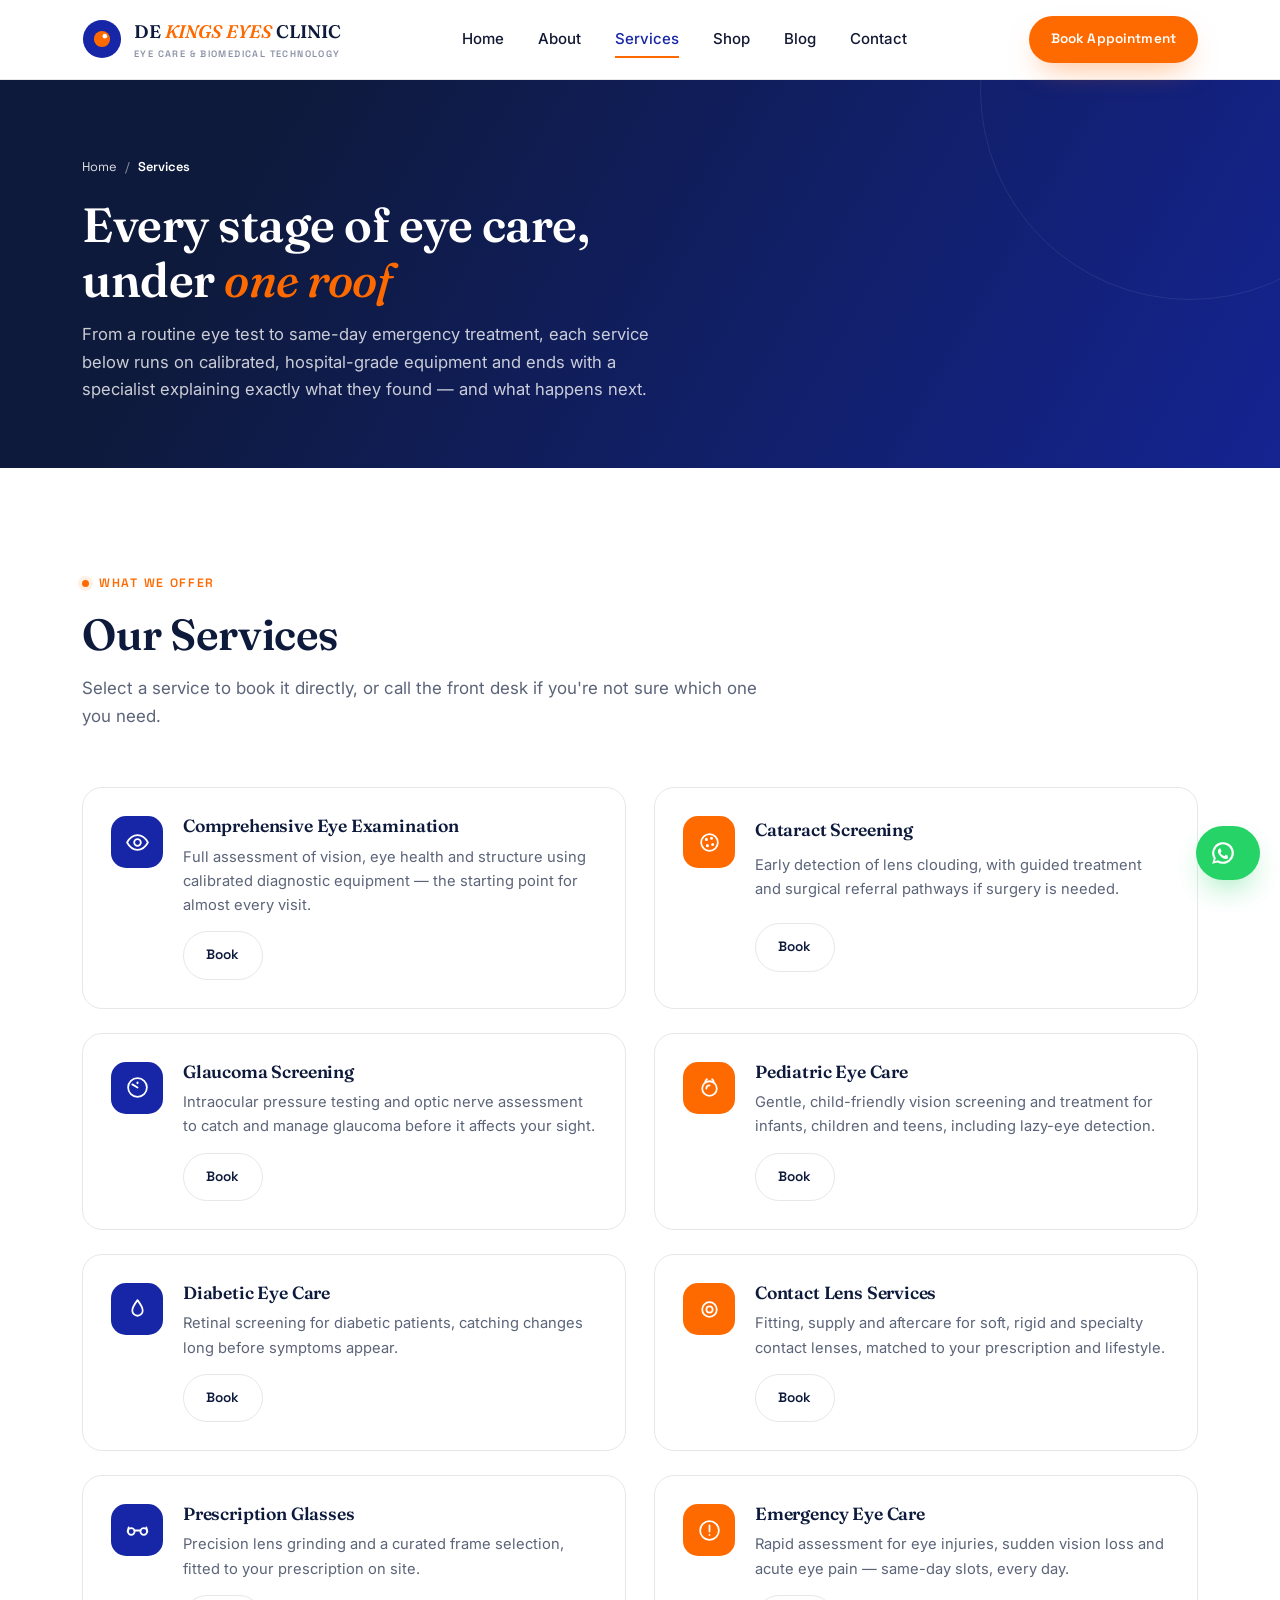
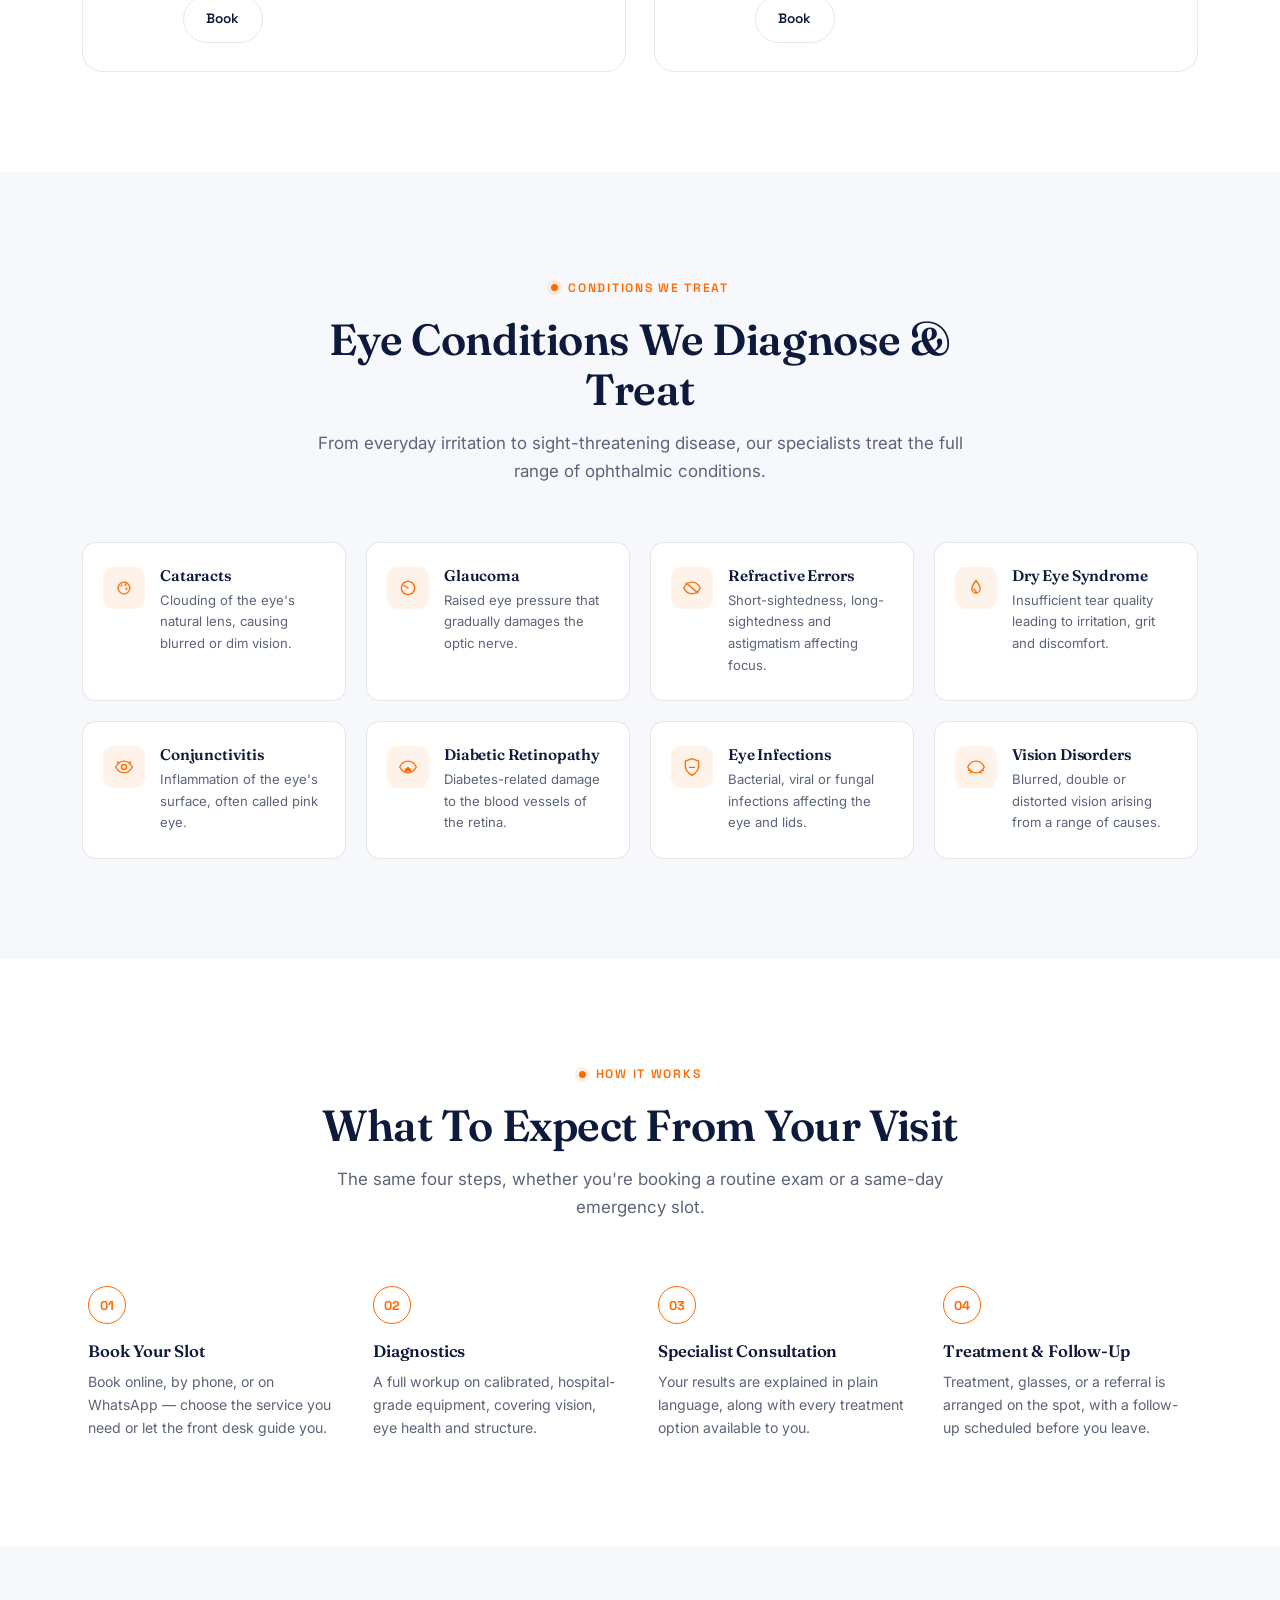
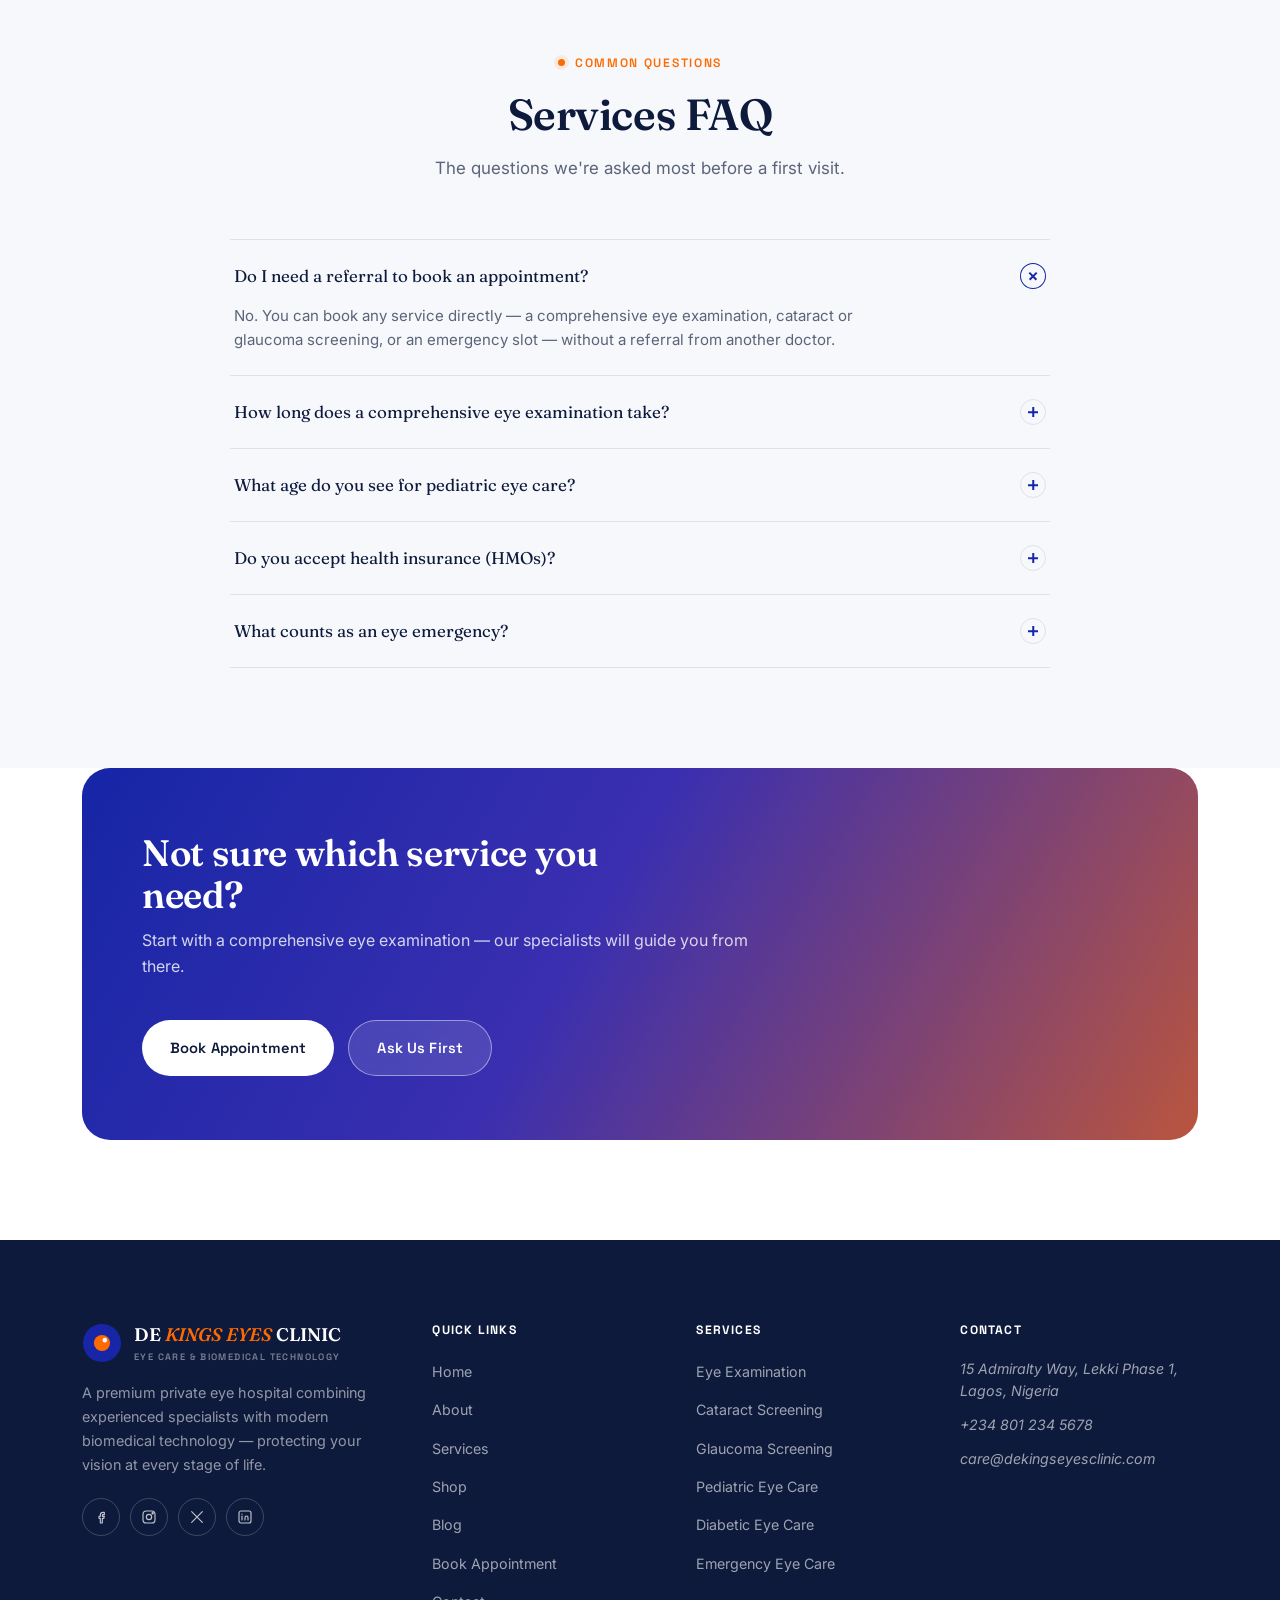
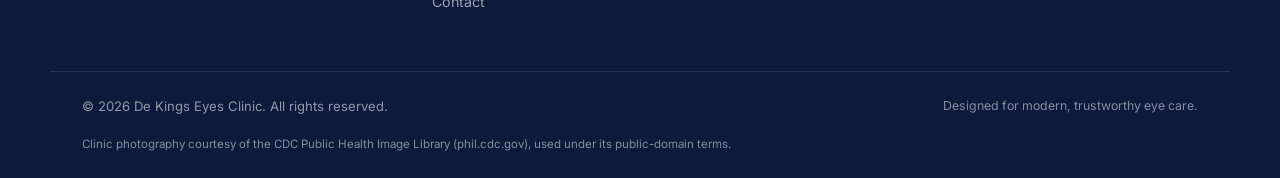
<file: services.html>
<!DOCTYPE html>
<html lang="en">
<head>
<meta charset="UTF-8">
<meta name="viewport" content="width=device-width, initial-scale=1.0">
<title>Services — De Kings Eyes Clinic</title>
<meta name="description" content="Comprehensive eye examinations, cataract & glaucoma screening, pediatric and diabetic eye care, contact lenses, prescription glasses and emergency eye care — all under one roof at De Kings Eyes Clinic, Lekki, Lagos.">
<link rel="icon" href="data:image/svg+xml,%3Csvg xmlns='http://www.w3.org/2000/svg' viewBox='0 0 24 24'%3E%3Ccircle cx='12' cy='12' r='10' fill='%231626A6'/%3E%3Ccircle cx='12' cy='12' r='4.2' fill='%23FF6A00'/%3E%3C/svg%3E">
<link rel="preconnect" href="https://fonts.googleapis.com">
<link rel="preconnect" href="https://fonts.gstatic.com" crossorigin>
<link href="https://fonts.googleapis.com/css2?family=Fraunces:ital,opsz,wght@0,9..144,300..900;1,9..144,300..700&family=Inter:wght@400;500;600;700;800&family=Space+Grotesk:wght@500;600;700&display=swap" rel="stylesheet">
<link rel="stylesheet" href="styles.css">
</head>
<body>

<header class="nav" id="siteNav">
  <div class="container nav-inner">
    <a href="index.html" class="brand">
      <svg class="brand-mark" viewBox="0 0 42 42" fill="none">
        <circle cx="21" cy="21" r="20" fill="#1626A6"/>
        <circle cx="21" cy="21" r="8.5" fill="#FF6A00"/>
        <circle cx="24" cy="18" r="2.4" fill="#fff"/>
      </svg>
      <span class="brand-name">DE <b>KINGS EYES</b> CLINIC<small>Eye Care &amp; Biomedical Technology</small></span>
    </a>
    <nav class="nav-links" id="navLinks">
      <a href="index.html">Home</a>
      <a href="about.html">About</a>
      <a href="services.html" aria-current="page">Services</a>
      <a href="shop.html">Shop</a>
      <a href="blog.html">Blog</a>
      <a href="contact.html">Contact</a>
    </nav>
    <div class="nav-cta">
      <a href="appointment.html" class="btn btn-primary btn-sm">Book Appointment</a>
      <button class="nav-toggle" id="navToggle" aria-label="Open menu" aria-expanded="false" aria-controls="navLinks">
        <span class="bar"></span><span class="bar"></span><span class="bar"></span>
      </button>
    </div>
  </div>
</header>
<div class="nav-overlay" id="navOverlay"></div>

<main>

<!-- PAGE HEADER -->
<section class="page-header page-header--services">
  <div class="container">
    <div class="crumb"><a href="index.html">Home</a><span>/</span><span>Services</span></div>
    <h1>Every stage of eye care, under <span class="italic-accent">one roof</span></h1>
    <p>From a routine eye test to same-day emergency treatment, each service below runs on calibrated, hospital-grade equipment and ends with a specialist explaining exactly what they found — and what happens next.</p>
  </div>
</section>

<!-- SERVICE LIST -->
<section class="section-pad" id="service-list">
  <div class="container">
    <div class="section-head reveal">
      <span class="eyebrow">What We Offer</span>
      <h2>Our Services</h2>
      <p>Select a service to book it directly, or call the front desk if you're not sure which one you need.</p>
    </div>

    <div class="service-rows reveal reveal-stagger">
      <div class="service-row" style="--i:0">
        <span class="icon-badge blue"><svg viewBox="0 0 24 24" fill="none" stroke="currentColor" stroke-width="1.7" stroke-linecap="round" stroke-linejoin="round"><path d="M2 12c2.5-4.5 6-7 10-7s7.5 2.5 10 7c-2.5 4.5-6 7-10 7s-7.5-2.5-10-7Z"/><circle cx="12" cy="12" r="3.2"/></svg></span>
        <h3>Comprehensive Eye Examination</h3>
        <p class="desc">Full assessment of vision, eye health and structure using calibrated diagnostic equipment — the starting point for almost every visit.</p>
        <a href="appointment.html?service=Comprehensive%20Eye%20Examination" class="btn btn-outline btn-sm cta">Book</a>
      </div>
      <div class="service-row" style="--i:1">
        <span class="icon-badge orange"><svg viewBox="0 0 24 24" fill="none" stroke="currentColor" stroke-width="1.7" stroke-linecap="round" stroke-linejoin="round"><circle cx="12" cy="12" r="8"/><circle cx="9" cy="9" r=".6" fill="currentColor"/><circle cx="14" cy="8" r=".6" fill="currentColor"/><circle cx="15" cy="14" r=".6" fill="currentColor"/><circle cx="10" cy="15" r=".6" fill="currentColor"/></svg></span>
        <h3>Cataract Screening</h3>
        <p class="desc">Early detection of lens clouding, with guided treatment and surgical referral pathways if surgery is needed.</p>
        <a href="appointment.html?service=Cataract%20Screening" class="btn btn-outline btn-sm cta">Book</a>
      </div>
      <div class="service-row" style="--i:2">
        <span class="icon-badge blue"><svg viewBox="0 0 24 24" fill="none" stroke="currentColor" stroke-width="1.7" stroke-linecap="round" stroke-linejoin="round"><circle cx="12" cy="12" r="9"/><path d="M12 12 7 9"/><path d="M12 7v1"/></svg></span>
        <h3>Glaucoma Screening</h3>
        <p class="desc">Intraocular pressure testing and optic nerve assessment to catch and manage glaucoma before it affects your sight.</p>
        <a href="appointment.html?service=Glaucoma%20Screening" class="btn btn-outline btn-sm cta">Book</a>
      </div>
      <div class="service-row" style="--i:3">
        <span class="icon-badge orange"><svg viewBox="0 0 24 24" fill="none" stroke="currentColor" stroke-width="1.7" stroke-linecap="round" stroke-linejoin="round"><circle cx="12" cy="13" r="7"/><path d="M9 13a3 3 0 0 1 3-3"/><path d="M8 6.5C8 5 9.5 4 9.5 4M16 6.5c0-1.5-1.5-2.5-1.5-2.5"/></svg></span>
        <h3>Pediatric Eye Care</h3>
        <p class="desc">Gentle, child-friendly vision screening and treatment for infants, children and teens, including lazy-eye detection.</p>
        <a href="appointment.html?service=Pediatric%20Eye%20Care" class="btn btn-outline btn-sm cta">Book</a>
      </div>
      <div class="service-row" style="--i:4">
        <span class="icon-badge blue"><svg viewBox="0 0 24 24" fill="none" stroke="currentColor" stroke-width="1.7" stroke-linecap="round" stroke-linejoin="round"><path d="M12 3c3 4 5 7.2 5 10a5 5 0 0 1-10 0c0-2.8 2-6 5-10Z"/></svg></span>
        <h3>Diabetic Eye Care</h3>
        <p class="desc">Retinal screening for diabetic patients, catching changes long before symptoms appear.</p>
        <a href="appointment.html?service=Diabetic%20Eye%20Care" class="btn btn-outline btn-sm cta">Book</a>
      </div>
      <div class="service-row" style="--i:5">
        <span class="icon-badge orange"><svg viewBox="0 0 24 24" fill="none" stroke="currentColor" stroke-width="1.7" stroke-linecap="round" stroke-linejoin="round"><circle cx="12" cy="12" r="7"/><circle cx="12" cy="12" r="3"/></svg></span>
        <h3>Contact Lens Services</h3>
        <p class="desc">Fitting, supply and aftercare for soft, rigid and specialty contact lenses, matched to your prescription and lifestyle.</p>
        <a href="appointment.html?service=Contact%20Lens%20Services" class="btn btn-outline btn-sm cta">Book</a>
      </div>
      <div class="service-row" style="--i:6">
        <span class="icon-badge blue"><svg viewBox="0 0 24 24" fill="none" stroke="currentColor" stroke-width="1.7" stroke-linecap="round" stroke-linejoin="round"><circle cx="6" cy="13" r="3.2"/><circle cx="18" cy="13" r="3.2"/><path d="M9.2 12h5.6M2.5 13l1-4M21.5 13l-1-4"/></svg></span>
        <h3>Prescription Glasses</h3>
        <p class="desc">Precision lens grinding and a curated frame selection, fitted to your prescription on site.</p>
        <a href="appointment.html?service=Prescription%20Glasses" class="btn btn-outline btn-sm cta">Book</a>
      </div>
      <div class="service-row" style="--i:7">
        <span class="icon-badge orange"><svg viewBox="0 0 24 24" fill="none" stroke="currentColor" stroke-width="1.7" stroke-linecap="round" stroke-linejoin="round"><circle cx="12" cy="12" r="9"/><path d="M12 7v6M12 16.2v.1"/></svg></span>
        <h3>Emergency Eye Care</h3>
        <p class="desc">Rapid assessment for eye injuries, sudden vision loss and acute eye pain — same-day slots, every day.</p>
        <a href="appointment.html?service=Emergency%20Eye%20Care" class="btn btn-outline btn-sm cta">Book</a>
      </div>
    </div>
  </div>
</section>

<!-- CONDITIONS WE TREAT -->
<section class="bg-gray section-pad" id="conditions">
  <div class="container">
    <div class="section-head center reveal">
      <span class="eyebrow">Conditions We Treat</span>
      <h2>Eye Conditions We Diagnose &amp; Treat</h2>
      <p>From everyday irritation to sight-threatening disease, our specialists treat the full range of ophthalmic conditions.</p>
    </div>
    <div class="conditions-grid reveal reveal-stagger">
      <div class="condition-card" style="--i:0">
        <span class="ic"><svg viewBox="0 0 24 24" fill="none" stroke="currentColor" stroke-width="1.6" stroke-linecap="round" stroke-linejoin="round"><circle cx="12" cy="12" r="7"/><circle cx="9" cy="9" r=".5" fill="currentColor"/><circle cx="14" cy="8" r=".5" fill="currentColor"/><circle cx="15" cy="13" r=".5" fill="currentColor"/></svg></span>
        <div><h4>Cataracts</h4><p>Clouding of the eye's natural lens, causing blurred or dim vision.</p></div>
      </div>
      <div class="condition-card" style="--i:1">
        <span class="ic"><svg viewBox="0 0 24 24" fill="none" stroke="currentColor" stroke-width="1.6" stroke-linecap="round" stroke-linejoin="round"><circle cx="12" cy="12" r="8"/><path d="M12 12 7 9"/></svg></span>
        <div><h4>Glaucoma</h4><p>Raised eye pressure that gradually damages the optic nerve.</p></div>
      </div>
      <div class="condition-card" style="--i:2">
        <span class="ic"><svg viewBox="0 0 24 24" fill="none" stroke="currentColor" stroke-width="1.6" stroke-linecap="round" stroke-linejoin="round"><path d="M2 12c2.5-4.5 6-7 10-7s7.5 2.5 10 7c-2.5 4.5-6 7-10 7s-7.5-2.5-10-7Z"/><path d="M5 6l14 12"/></svg></span>
        <div><h4>Refractive Errors</h4><p>Short-sightedness, long-sightedness and astigmatism affecting focus.</p></div>
      </div>
      <div class="condition-card" style="--i:3">
        <span class="ic"><svg viewBox="0 0 24 24" fill="none" stroke="currentColor" stroke-width="1.6" stroke-linecap="round" stroke-linejoin="round"><path d="M12 3c3 4 5 7.2 5 10a5 5 0 0 1-10 0c0-2.8 2-6 5-10Z"/><path d="M9.5 13.5 12 16"/></svg></span>
        <div><h4>Dry Eye Syndrome</h4><p>Insufficient tear quality leading to irritation, grit and discomfort.</p></div>
      </div>
      <div class="condition-card" style="--i:4">
        <span class="ic"><svg viewBox="0 0 24 24" fill="none" stroke="currentColor" stroke-width="1.6" stroke-linecap="round" stroke-linejoin="round"><path d="M2 12c2.5-4.5 6-7 10-7s7.5 2.5 10 7c-2.5 4.5-6 7-10 7s-7.5-2.5-10-7Z"/><circle cx="12" cy="12" r="3"/><path d="M4 6l1.6 1.6M20 6l-1.6 1.6"/></svg></span>
        <div><h4>Conjunctivitis</h4><p>Inflammation of the eye's surface, often called pink eye.</p></div>
      </div>
      <div class="condition-card" style="--i:5">
        <span class="ic"><svg viewBox="0 0 24 24" fill="none" stroke="currentColor" stroke-width="1.6" stroke-linecap="round" stroke-linejoin="round"><path d="M2 12c2.5-4.5 6-7 10-7s7.5 2.5 10 7c-2.5 4.5-6 7-10 7s-7.5-2.5-10-7Z"/><path d="M12 17c2 2 4 .5 4-1.2 0-1.5-1.7-2-4-4.3-2.3 2.3-4 2.8-4 4.3C8 17.5 10 19 12 17Z" fill="currentColor" stroke="none"/></svg></span>
        <div><h4>Diabetic Retinopathy</h4><p>Diabetes-related damage to the blood vessels of the retina.</p></div>
      </div>
      <div class="condition-card" style="--i:6">
        <span class="ic"><svg viewBox="0 0 24 24" fill="none" stroke="currentColor" stroke-width="1.6" stroke-linecap="round" stroke-linejoin="round"><path d="M12 2 4 5v6c0 5 4 8.5 8 11 4-2.5 8-6 8-11V5Z"/><path d="M9 12.5h6"/></svg></span>
        <div><h4>Eye Infections</h4><p>Bacterial, viral or fungal infections affecting the eye and lids.</p></div>
      </div>
      <div class="condition-card" style="--i:7">
        <span class="ic"><svg viewBox="0 0 24 24" fill="none" stroke="currentColor" stroke-width="1.6" stroke-linecap="round" stroke-linejoin="round"><path d="M2 12c2.5-4.5 6-7 10-7s7.5 2.5 10 7c-2.5 4.5-6 7-10 7s-7.5-2.5-10-7Z"/><path d="M3 16h2M19 16h2M5 19l1.5-1.5M18.5 19 17 17.5"/></svg></span>
        <div><h4>Vision Disorders</h4><p>Blurred, double or distorted vision arising from a range of causes.</p></div>
      </div>
    </div>
  </div>
</section>

<!-- HOW IT WORKS -->
<section class="section-pad" id="how-it-works">
  <div class="container">
    <div class="section-head center reveal">
      <span class="eyebrow">How It Works</span>
      <h2>What To Expect From Your Visit</h2>
      <p>The same four steps, whether you're booking a routine exam or a same-day emergency slot.</p>
    </div>
    <div class="process-grid reveal reveal-stagger">
      <div class="process-step" style="--i:0">
        <span class="num">01</span>
        <h3>Book Your Slot</h3>
        <p>Book online, by phone, or on WhatsApp — choose the service you need or let the front desk guide you.</p>
      </div>
      <div class="process-step" style="--i:1">
        <span class="num">02</span>
        <h3>Diagnostics</h3>
        <p>A full workup on calibrated, hospital-grade equipment, covering vision, eye health and structure.</p>
      </div>
      <div class="process-step" style="--i:2">
        <span class="num">03</span>
        <h3>Specialist Consultation</h3>
        <p>Your results are explained in plain language, along with every treatment option available to you.</p>
      </div>
      <div class="process-step" style="--i:3">
        <span class="num">04</span>
        <h3>Treatment &amp; Follow-Up</h3>
        <p>Treatment, glasses, or a referral is arranged on the spot, with a follow-up scheduled before you leave.</p>
      </div>
    </div>
  </div>
</section>

<!-- FAQ -->
<section class="bg-gray section-pad" id="faq">
  <div class="container">
    <div class="section-head center reveal">
      <span class="eyebrow">Common Questions</span>
      <h2>Services FAQ</h2>
      <p>The questions we're asked most before a first visit.</p>
    </div>
    <div class="faq-list reveal">
      <details class="faq-item" open>
        <summary>Do I need a referral to book an appointment? <span class="plus"></span></summary>
        <p>No. You can book any service directly — a comprehensive eye examination, cataract or glaucoma screening, or an emergency slot — without a referral from another doctor.</p>
      </details>
      <details class="faq-item">
        <summary>How long does a comprehensive eye examination take? <span class="plus"></span></summary>
        <p>Most comprehensive examinations take 45–60 minutes, including diagnostic imaging. Pupil dilation, when needed, adds extra time and leaves your near vision blurred for a few hours — plan for someone to drive you home.</p>
      </details>
      <details class="faq-item">
        <summary>What age do you see for pediatric eye care? <span class="plus"></span></summary>
        <p>Our pediatric team sees children from infancy through the teenage years, including school vision screenings and lazy-eye (amblyopia) detection.</p>
      </details>
      <details class="faq-item">
        <summary>Do you accept health insurance (HMOs)? <span class="plus"></span></summary>
        <p>We work with several major HMO plans in Nigeria. Bring your HMO ID to your appointment and our front desk will confirm your coverage before you're seen.</p>
      </details>
      <details class="faq-item">
        <summary>What counts as an eye emergency? <span class="plus"></span></summary>
        <p>Sudden vision loss, a chemical splash, a foreign object in the eye, sudden severe eye pain, or an eye injury all qualify. Call ahead if you can, but you don't need an appointment — walk in and we'll see you immediately.</p>
      </details>
    </div>
  </div>
</section>

<!-- CTA -->
<section class="section-pad" style="padding-top:0;">
  <div class="container">
    <div class="cta-band reveal">
      <div>
        <h2>Not sure which service you need?</h2>
        <p>Start with a comprehensive eye examination — our specialists will guide you from there.</p>
      </div>
      <div class="btns">
        <a href="appointment.html" class="btn" style="background:#fff;color:var(--blue-dark);">Book Appointment</a>
        <a href="contact.html" class="btn btn-ghost">Ask Us First</a>
      </div>
    </div>
  </div>
</section>

</main>

<footer>
  <div class="container footer-top">
    <div class="footer-grid">
      <div class="footer-brand">
        <a href="index.html" class="brand">
          <svg class="brand-mark" viewBox="0 0 42 42" fill="none">
            <circle cx="21" cy="21" r="20" fill="#1626A6"/>
            <circle cx="21" cy="21" r="8.5" fill="#FF6A00"/>
            <circle cx="24" cy="18" r="2.4" fill="#fff"/>
          </svg>
          <span class="brand-name">DE <b>KINGS EYES</b> CLINIC<small>Eye Care &amp; Biomedical Technology</small></span>
        </a>
        <p>A premium private eye hospital combining experienced specialists with modern biomedical technology — protecting your vision at every stage of life.</p>
        <div class="social-row">
          <a href="#" aria-label="Facebook"><svg viewBox="0 0 24 24" fill="none" stroke="currentColor" stroke-width="1.7" stroke-linecap="round" stroke-linejoin="round"><path d="M15 8.5h2V5h-2a4 4 0 0 0-4 4v2H9v3h2v7h3v-7h2.2l.8-3H14v-1.5a1 1 0 0 1 1-1Z"/></svg></a>
          <a href="#" aria-label="Instagram"><svg viewBox="0 0 24 24" fill="none" stroke="currentColor" stroke-width="1.7" stroke-linecap="round" stroke-linejoin="round"><rect x="3" y="3" width="18" height="18" rx="5"/><circle cx="12" cy="12" r="4"/><circle cx="17.5" cy="6.5" r="1"/></svg></a>
          <a href="#" aria-label="X / Twitter"><svg viewBox="0 0 24 24" fill="none" stroke="currentColor" stroke-width="1.7" stroke-linecap="round" stroke-linejoin="round"><path d="M4 4l16 16M20 4 4 20"/></svg></a>
          <a href="#" aria-label="LinkedIn"><svg viewBox="0 0 24 24" fill="none" stroke="currentColor" stroke-width="1.7" stroke-linecap="round" stroke-linejoin="round"><rect x="3" y="3" width="18" height="18" rx="3"/><path d="M7.5 10.5v6M7.5 7.7v.1M12 16.5v-3.7c0-1.4 1-2.3 2.3-2.3 1.3 0 2.2 1 2.2 2.4v3.6"/></svg></a>
        </div>
      </div>
      <div class="footer-col">
        <h5>Quick Links</h5>
        <ul>
          <li><a href="index.html">Home</a></li>
          <li><a href="about.html">About</a></li>
          <li><a href="services.html">Services</a></li>
          <li><a href="shop.html">Shop</a></li>
          <li><a href="blog.html">Blog</a></li>
          <li><a href="appointment.html">Book Appointment</a></li>
          <li><a href="contact.html">Contact</a></li>
        </ul>
      </div>
      <div class="footer-col">
        <h5>Services</h5>
        <ul>
          <li><a href="services.html">Eye Examination</a></li>
          <li><a href="services.html">Cataract Screening</a></li>
          <li><a href="services.html">Glaucoma Screening</a></li>
          <li><a href="services.html">Pediatric Eye Care</a></li>
          <li><a href="services.html">Diabetic Eye Care</a></li>
          <li><a href="services.html">Emergency Eye Care</a></li>
        </ul>
      </div>
      <div class="footer-col">
        <h5>Contact</h5>
        <address>
          <p>15 Admiralty Way, Lekki Phase 1, Lagos, Nigeria</p>
          <p>+234 801 234 5678</p>
          <p>care@dekingseyesclinic.com</p>
        </address>
      </div>
    </div>
  </div>
  <div class="container footer-bottom">
    <p>© 2026 De Kings Eyes Clinic. All rights reserved.</p>
    <p class="made">Designed for modern, trustworthy eye care.</p>
    <p class="made" style="width:100%;margin-top:6px;font-size:.72rem;">Clinic photography courtesy of the CDC Public Health Image Library (phil.cdc.gov), used under its public-domain terms.</p>
  </div>
</footer>

<script src="script.js"></script>
</body>
</html>
</file>
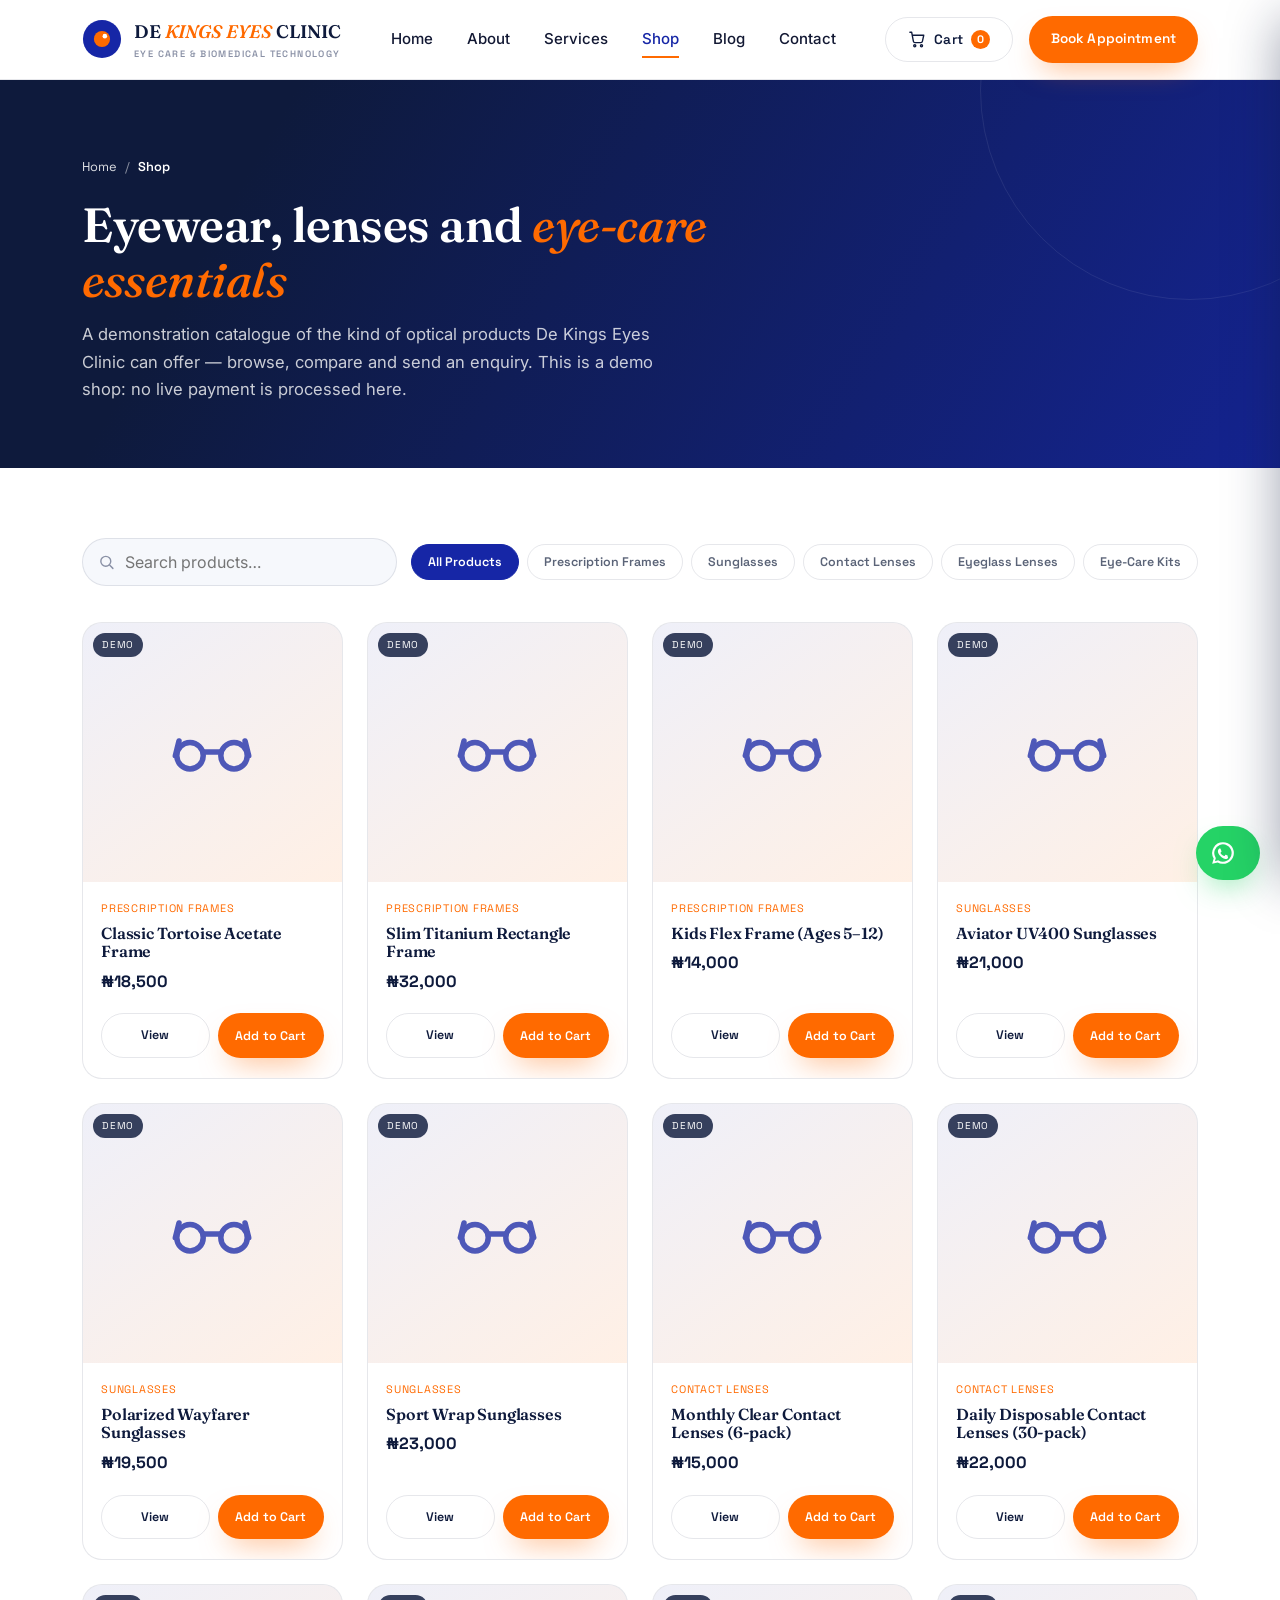
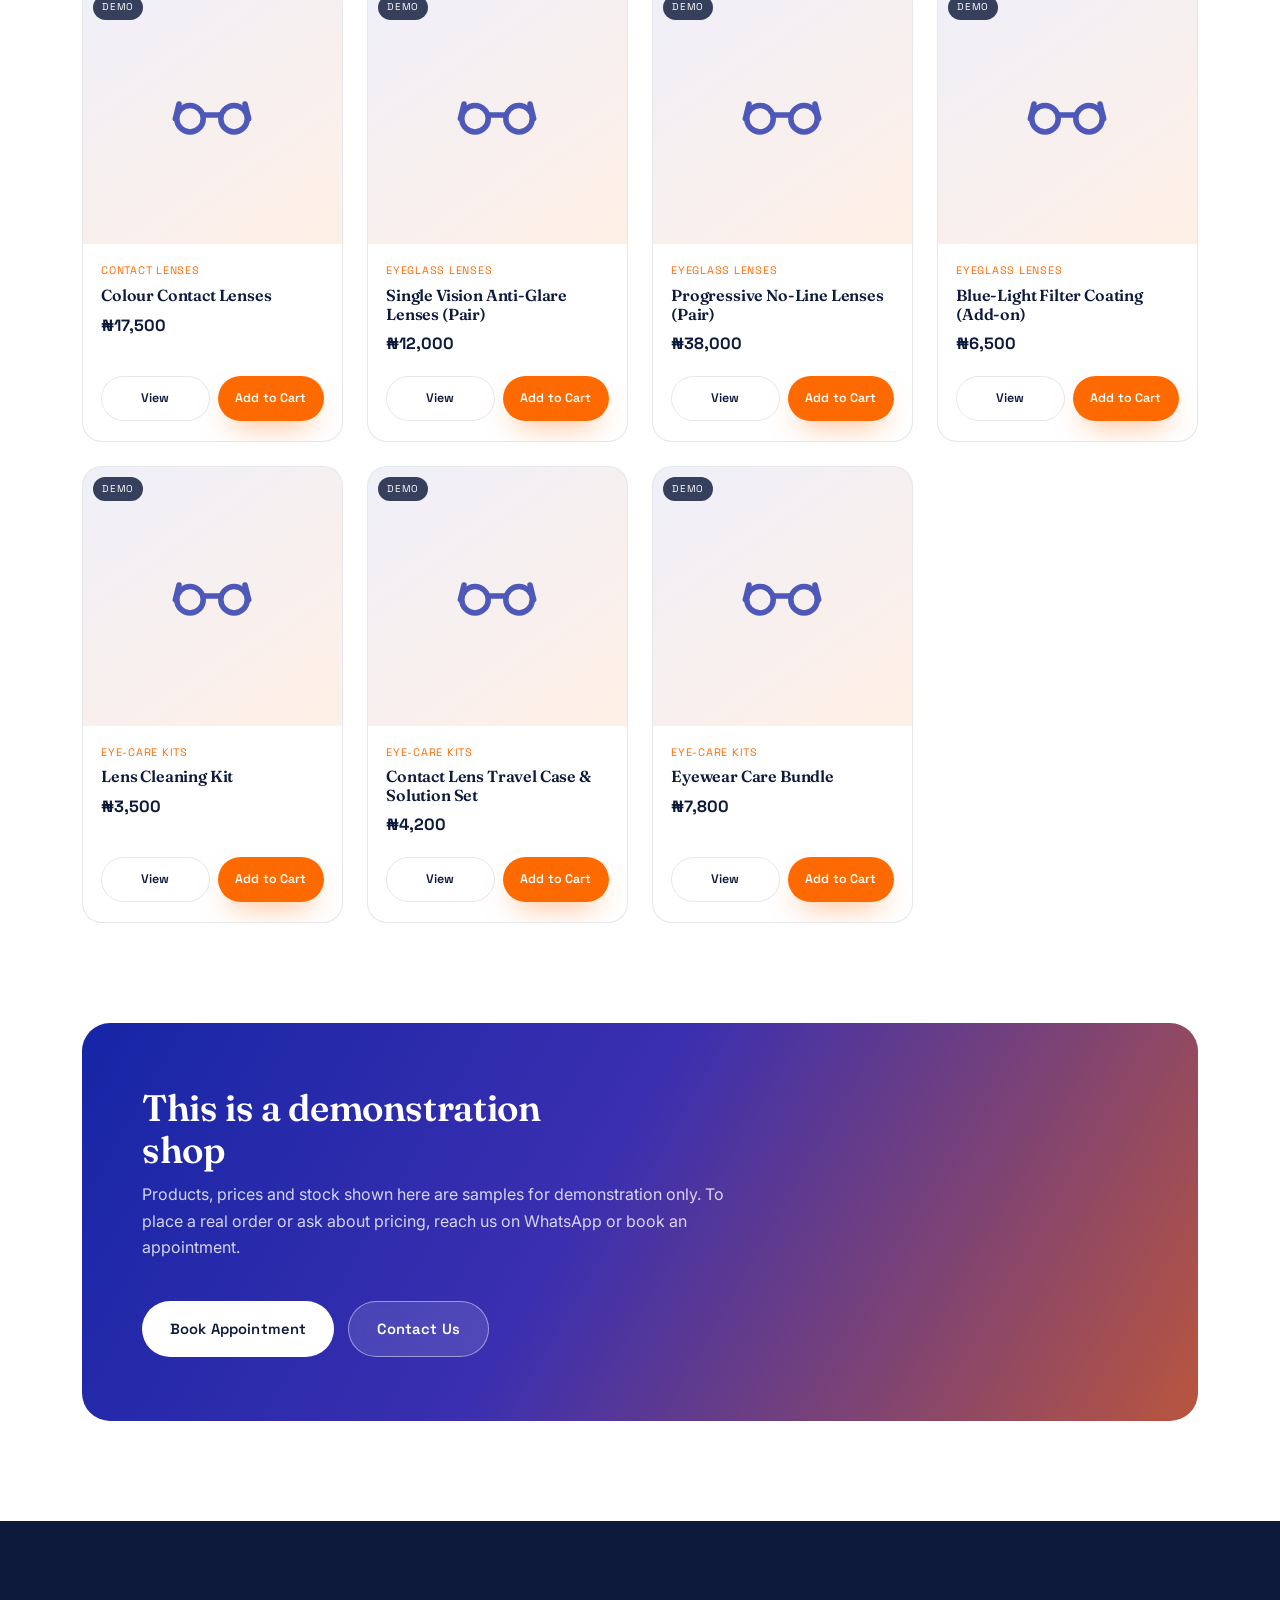
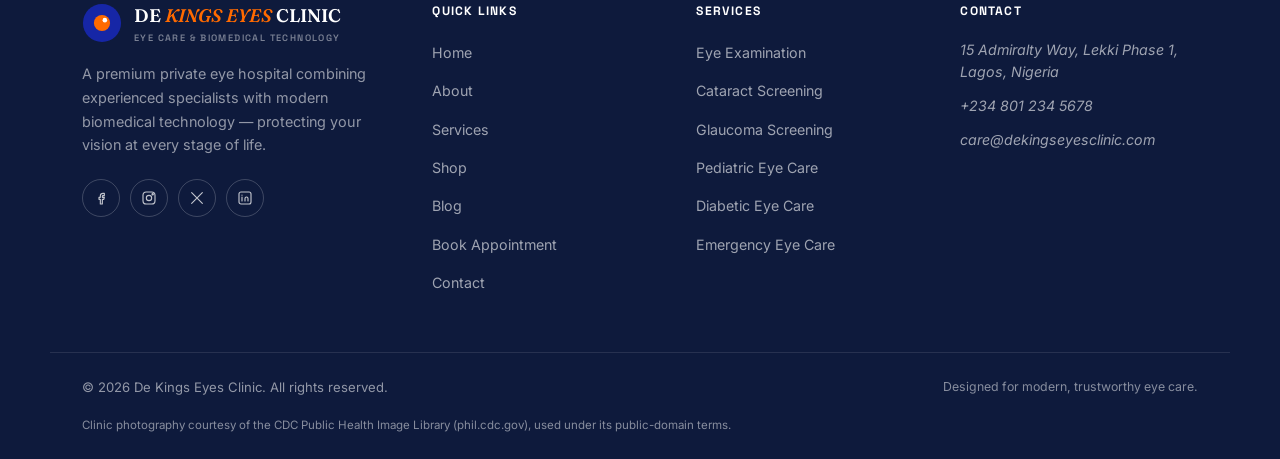
<file: shop.html>
<!DOCTYPE html>
<html lang="en">
<head>
<meta charset="UTF-8">
<meta name="viewport" content="width=device-width, initial-scale=1.0">
<title>Shop — De Kings Eyes Clinic</title>
<meta name="description" content="Browse a demonstration of De Kings Eyes Clinic's optical products — prescription frames, sunglasses, contact lenses, eyeglass lenses and eye-care accessories.">
<link rel="icon" href="data:image/svg+xml,%3Csvg xmlns='http://www.w3.org/2000/svg' viewBox='0 0 24 24'%3E%3Ccircle cx='12' cy='12' r='10' fill='%231626A6'/%3E%3Ccircle cx='12' cy='12' r='4.2' fill='%23FF6A00'/%3E%3C/svg%3E">
<link rel="preconnect" href="https://fonts.googleapis.com">
<link rel="preconnect" href="https://fonts.gstatic.com" crossorigin>
<link href="https://fonts.googleapis.com/css2?family=Fraunces:ital,opsz,wght@0,9..144,300..900;1,9..144,300..700&family=Inter:wght@400;500;600;700;800&family=Space+Grotesk:wght@500;600;700&display=swap" rel="stylesheet">
<link rel="stylesheet" href="styles.css">
</head>
<body>

<header class="nav" id="siteNav">
  <div class="container nav-inner">
    <a href="index.html" class="brand">
      <svg class="brand-mark" viewBox="0 0 42 42" fill="none">
        <circle cx="21" cy="21" r="20" fill="#1626A6"/>
        <circle cx="21" cy="21" r="8.5" fill="#FF6A00"/>
        <circle cx="24" cy="18" r="2.4" fill="#fff"/>
      </svg>
      <span class="brand-name">DE <b>KINGS EYES</b> CLINIC<small>Eye Care &amp; Biomedical Technology</small></span>
    </a>
    <nav class="nav-links" id="navLinks">
      <a href="index.html">Home</a>
      <a href="about.html">About</a>
      <a href="services.html">Services</a>
      <a href="shop.html" aria-current="page">Shop</a>
      <a href="blog.html">Blog</a>
      <a href="contact.html">Contact</a>
    </nav>
    <div class="nav-cta">
      <button type="button" class="btn btn-outline btn-sm cart-open-btn" data-cart-open aria-label="Open cart">
        <svg viewBox="0 0 24 24" fill="none" stroke="currentColor" stroke-width="1.8" stroke-linecap="round" stroke-linejoin="round"><circle cx="9" cy="21" r="1.4"/><circle cx="18" cy="21" r="1.4"/><path d="M2.5 3h2.4l2.3 12.2a2 2 0 0 0 2 1.6h8a2 2 0 0 0 2-1.6L21 7H6"/></svg>
        Cart <span class="cart-count">0</span>
      </button>
      <a href="appointment.html" class="btn btn-primary btn-sm">Book Appointment</a>
      <button class="nav-toggle" id="navToggle" aria-label="Open menu" aria-expanded="false" aria-controls="navLinks">
        <span class="bar"></span><span class="bar"></span><span class="bar"></span>
      </button>
    </div>
  </div>
</header>
<div class="nav-overlay" id="navOverlay"></div>

<main>

<!-- PAGE HEADER -->
<section class="page-header page-header--shop">
  <div class="container">
    <div class="crumb"><a href="index.html">Home</a><span>/</span><span>Shop</span></div>
    <h1>Eyewear, lenses and <span class="italic-accent">eye-care essentials</span></h1>
    <p>A demonstration catalogue of the kind of optical products De Kings Eyes Clinic can offer — browse, compare and send an enquiry. This is a demo shop: no live payment is processed here.</p>
  </div>
</section>

<section class="section-pad" id="shop-content" style="padding-top:70px;">
  <div class="container">

    <div id="shopListing">
      <div class="shop-toolbar">
        <div class="shop-search">
          <svg viewBox="0 0 24 24" fill="none" stroke="currentColor" stroke-width="2" stroke-linecap="round" stroke-linejoin="round"><circle cx="11" cy="11" r="7"/><path d="m21 21-4.3-4.3"/></svg>
          <input type="search" id="shopSearch" placeholder="Search products…" aria-label="Search products">
        </div>
        <div class="shop-filters" id="shopFilters"></div>
      </div>
      <div class="product-grid" id="productGrid"></div>
    </div>

    <div id="productDetail" style="display:none;"></div>

  </div>
</section>

<!-- DEMO NOTICE -->
<section class="section-pad" style="padding-top:0;">
  <div class="container">
    <div class="cta-band reveal">
      <div>
        <h2>This is a demonstration shop</h2>
        <p>Products, prices and stock shown here are samples for demonstration only. To place a real order or ask about pricing, reach us on WhatsApp or book an appointment.</p>
      </div>
      <div class="btns">
        <a href="appointment.html" class="btn" style="background:#fff;color:var(--blue-dark);">Book Appointment</a>
        <a href="contact.html" class="btn btn-ghost">Contact Us</a>
      </div>
    </div>
  </div>
</section>

</main>

<!-- CART DRAWER -->
<div class="cart-overlay" id="cartOverlay"></div>
<aside class="cart-drawer" id="cartDrawer" aria-label="Shopping cart">
  <div class="cart-head">
    <h3>Your Cart</h3>
    <button type="button" class="cart-close" data-cart-close aria-label="Close cart">
      <svg viewBox="0 0 24 24" fill="none" stroke="currentColor" stroke-width="2" stroke-linecap="round" stroke-linejoin="round"><path d="M6 6l12 12M18 6 6 18"/></svg>
    </button>
  </div>
  <div class="cart-items" id="cartItems"></div>
  <div class="cart-foot">
    <div class="cart-subtotal"><span>Subtotal</span><b id="cartSubtotal">₦0</b></div>
    <button type="button" class="btn btn-primary btn-block" id="checkoutBtn">
      <svg viewBox="0 0 24 24" fill="currentColor"><path d="M12 2a10 10 0 0 0-8.6 15.1L2 22l5.1-1.3A10 10 0 1 0 12 2Z"/></svg>
      Enquire On WhatsApp
    </button>
    <p class="cart-note">Demo checkout — this sends your cart as a WhatsApp enquiry. No payment is taken and no order is automatically confirmed.</p>
  </div>
</aside>

<footer>
  <div class="container footer-top">
    <div class="footer-grid">
      <div class="footer-brand">
        <a href="index.html" class="brand">
          <svg class="brand-mark" viewBox="0 0 42 42" fill="none">
            <circle cx="21" cy="21" r="20" fill="#1626A6"/>
            <circle cx="21" cy="21" r="8.5" fill="#FF6A00"/>
            <circle cx="24" cy="18" r="2.4" fill="#fff"/>
          </svg>
          <span class="brand-name">DE <b>KINGS EYES</b> CLINIC<small>Eye Care &amp; Biomedical Technology</small></span>
        </a>
        <p>A premium private eye hospital combining experienced specialists with modern biomedical technology — protecting your vision at every stage of life.</p>
        <div class="social-row">
          <a href="#" aria-label="Facebook"><svg viewBox="0 0 24 24" fill="none" stroke="currentColor" stroke-width="1.7" stroke-linecap="round" stroke-linejoin="round"><path d="M15 8.5h2V5h-2a4 4 0 0 0-4 4v2H9v3h2v7h3v-7h2.2l.8-3H14v-1.5a1 1 0 0 1 1-1Z"/></svg></a>
          <a href="#" aria-label="Instagram"><svg viewBox="0 0 24 24" fill="none" stroke="currentColor" stroke-width="1.7" stroke-linecap="round" stroke-linejoin="round"><rect x="3" y="3" width="18" height="18" rx="5"/><circle cx="12" cy="12" r="4"/><circle cx="17.5" cy="6.5" r="1"/></svg></a>
          <a href="#" aria-label="X / Twitter"><svg viewBox="0 0 24 24" fill="none" stroke="currentColor" stroke-width="1.7" stroke-linecap="round" stroke-linejoin="round"><path d="M4 4l16 16M20 4 4 20"/></svg></a>
          <a href="#" aria-label="LinkedIn"><svg viewBox="0 0 24 24" fill="none" stroke="currentColor" stroke-width="1.7" stroke-linecap="round" stroke-linejoin="round"><rect x="3" y="3" width="18" height="18" rx="3"/><path d="M7.5 10.5v6M7.5 7.7v.1M12 16.5v-3.7c0-1.4 1-2.3 2.3-2.3 1.3 0 2.2 1 2.2 2.4v3.6"/></svg></a>
        </div>
      </div>
      <div class="footer-col">
        <h5>Quick Links</h5>
        <ul>
          <li><a href="index.html">Home</a></li>
          <li><a href="about.html">About</a></li>
          <li><a href="services.html">Services</a></li>
          <li><a href="shop.html">Shop</a></li>
          <li><a href="blog.html">Blog</a></li>
          <li><a href="appointment.html">Book Appointment</a></li>
          <li><a href="contact.html">Contact</a></li>
        </ul>
      </div>
      <div class="footer-col">
        <h5>Services</h5>
        <ul>
          <li><a href="services.html">Eye Examination</a></li>
          <li><a href="services.html">Cataract Screening</a></li>
          <li><a href="services.html">Glaucoma Screening</a></li>
          <li><a href="services.html">Pediatric Eye Care</a></li>
          <li><a href="services.html">Diabetic Eye Care</a></li>
          <li><a href="services.html">Emergency Eye Care</a></li>
        </ul>
      </div>
      <div class="footer-col">
        <h5>Contact</h5>
        <address>
          <p>15 Admiralty Way, Lekki Phase 1, Lagos, Nigeria</p>
          <p>+234 801 234 5678</p>
          <p>care@dekingseyesclinic.com</p>
        </address>
      </div>
    </div>
  </div>
  <div class="container footer-bottom">
    <p>© 2026 De Kings Eyes Clinic. All rights reserved.</p>
    <p class="made">Designed for modern, trustworthy eye care.</p>
    <p class="made" style="width:100%;margin-top:6px;font-size:.72rem;">Clinic photography courtesy of the CDC Public Health Image Library (phil.cdc.gov), used under its public-domain terms.</p>
  </div>
</footer>

<script src="script.js"></script>
</body>
</html>
</file>
<file: styles.css>
/* ===================================================================
   DE KINGS EYES CLINIC — SHARED STYLESHEET
=================================================================== */

/* ---------- Tokens ---------- */
:root{
  --blue:#1626A6;
  --blue-dark:#0E1A3C;
  --blue-soft:rgba(22,38,166,.07);
  --blue-soft-2:rgba(22,38,166,.14);
  --orange:#FF6A00;
  --orange-soft:rgba(255,106,0,.10);
  --orange-light:#FFF2E8;
  --white:#FFFFFF;
  --gray:#F6F8FC;
  --text:#121833;
  --text-soft:#5B6478;
  --text-faint:#8A91A6;
  --line:rgba(14,26,60,.10);
  --green:#1D9A5D;

  --r-xl:28px;
  --r-lg:20px;
  --r-md:14px;
  --r-sm:10px;

  --shadow-lg:0 30px 70px -25px rgba(14,26,60,.28);
  --shadow-md:0 18px 40px -16px rgba(14,26,60,.18);
  --shadow-sm:0 8px 20px -10px rgba(14,26,60,.14);

  --ease:cubic-bezier(.16,.8,.24,1);

  --font-display:'Fraunces',serif;
  --font-body:'Inter',sans-serif;
  --font-mono:'Space Grotesk',sans-serif;

  --container:1180px;
  --nav-h:80px;
}

/* ---------- Reset ---------- */
*,*::before,*::after{box-sizing:border-box;margin:0;padding:0;}
html{scroll-behavior:smooth;}
body{
  font-family:var(--font-body);
  color:var(--text);
  background:var(--white);
  line-height:1.65;
  -webkit-font-smoothing:antialiased;
  overflow-x:hidden;
}
img,svg{display:block;}
a{color:inherit;text-decoration:none;}
button{font-family:inherit;cursor:pointer;border:none;background:none;color:inherit;}
ul{list-style:none;}
section{position:relative;}
h1,h2,h3,h4{font-family:var(--font-display);font-weight:600;line-height:1.15;letter-spacing:-.01em;}
input,select,textarea{font-family:inherit;font-size:1rem;color:var(--text);}
:focus-visible{outline:2px solid var(--orange);outline-offset:3px;border-radius:4px;}
section[id]{scroll-margin-top:var(--nav-h);}
main{display:block;padding-top:var(--nav-h);}

@media (prefers-reduced-motion: reduce){
  *,*::before,*::after{animation-duration:.001ms !important;animation-iteration-count:1 !important;transition-duration:.001ms !important;scroll-behavior:auto !important;}
}

/* ---------- Utilities ---------- */
.container{max-width:var(--container);margin:0 auto;padding:0 32px;}
.section-pad{padding:110px 0;}
.eyebrow{
  display:inline-flex;align-items:center;gap:10px;
  font-family:var(--font-mono);font-size:.76rem;font-weight:600;
  letter-spacing:.14em;text-transform:uppercase;color:var(--orange);
  margin-bottom:16px;
}
.eyebrow::before{content:"";width:7px;height:7px;border-radius:50%;background:var(--orange);box-shadow:0 0 0 4px var(--orange-soft);}
.eyebrow.on-dark{color:#FFB37E;}
.section-head{max-width:660px;margin-bottom:56px;}
.section-head.center{margin-inline:auto;text-align:center;}
.section-head h2{font-size:clamp(2rem,3.4vw,2.8rem);color:var(--blue-dark);}
.section-head p{margin-top:16px;color:var(--text-soft);font-size:1.06rem;}
.italic-accent{font-style:italic;color:var(--orange);font-weight:500;}
.bg-gray{background:var(--gray);}

.btn{
  display:inline-flex;align-items:center;justify-content:center;gap:10px;
  font-family:var(--font-mono);font-weight:600;font-size:.92rem;letter-spacing:.01em;
  padding:15px 28px;border-radius:100px;transition:transform .3s var(--ease),box-shadow .3s var(--ease),background .3s var(--ease),color .3s var(--ease),border-color .3s var(--ease);
  white-space:nowrap;
}
.btn svg{width:17px;height:17px;flex-shrink:0;}
.btn-primary{background:var(--orange);color:#fff;box-shadow:0 14px 30px -12px rgba(255,106,0,.55);}
.btn-primary:hover{transform:translateY(-3px);box-shadow:0 20px 38px -12px rgba(255,106,0,.6);}
.btn-ghost{background:rgba(255,255,255,.12);color:#fff;border:1.5px solid rgba(255,255,255,.45);backdrop-filter:blur(8px);}
.btn-ghost:hover{background:rgba(255,255,255,.22);transform:translateY(-3px);}
.btn-outline{background:transparent;border:1.5px solid var(--line);color:var(--blue-dark);}
.btn-outline:hover{border-color:var(--blue);background:var(--blue-soft);transform:translateY(-3px);}
.btn-block{width:100%;}
.btn-sm{padding:12px 22px;font-size:.85rem;}

.reveal{opacity:0;transform:translateY(30px);transition:opacity .8s var(--ease),transform .8s var(--ease);}
.reveal.visible{opacity:1;transform:translateY(0);}
.reveal-stagger > *{transition-delay:calc(var(--i,0) * .08s);}

/* Signature aperture / iris motif — reused across headers as a quiet brand device */
.iris{
  position:relative;width:1em;height:1em;
}
.iris-ring{
  position:absolute;inset:0;border-radius:50%;
  border:1.5px dashed;
  border-color:var(--orange) var(--blue) var(--orange) var(--blue);
  opacity:.55;animation:spin 18s linear infinite;
}
@keyframes spin{to{transform:rotate(360deg);}}

/* ---------- Loader ---------- */
#loader{
  position:fixed;inset:0;z-index:9999;
  background:var(--blue-dark);
  display:flex;align-items:center;justify-content:center;
  transition:opacity .7s var(--ease),visibility .7s var(--ease);
}
#loader svg{width:100px;height:100px;}
.aperture-blade{
  transform-origin:12px 12px;
  fill:url(#bladeGrad);
  transition:transform 1s cubic-bezier(.7,0,.3,1);
}
#loader.done{opacity:0;visibility:hidden;}
#loader.done .aperture-blade{transform:scale(0) rotate(35deg);}
.loader-label{
  position:absolute;bottom:14%;left:0;right:0;text-align:center;
  font-family:var(--font-mono);color:rgba(255,255,255,.55);
  font-size:.76rem;letter-spacing:.18em;text-transform:uppercase;
}
body.lock{overflow:hidden;}

/* ---------- Nav ---------- */
header.nav{
  position:fixed;top:0;left:0;right:0;z-index:1000;
  height:var(--nav-h);
  display:flex;align-items:center;
  background:rgba(255,255,255,.96);
  border-bottom:1px solid var(--line);
  transition:box-shadow .4s var(--ease);
}
header.nav.scrolled{
  backdrop-filter:blur(18px);-webkit-backdrop-filter:blur(18px);
  box-shadow:0 10px 30px -20px rgba(14,26,60,.25);
}
.nav-inner{width:100%;display:flex;align-items:center;justify-content:space-between;gap:24px;}
.brand{display:flex;align-items:center;gap:12px;font-family:var(--font-display);font-weight:600;font-size:1.14rem;color:var(--blue-dark);flex-shrink:0;}
.brand-mark{width:40px;height:40px;flex-shrink:0;}
.brand-name b{color:var(--orange);font-style:italic;font-weight:600;}
.brand small{display:block;font-family:var(--font-mono);font-size:.58rem;letter-spacing:.15em;color:var(--text-faint);font-weight:600;text-transform:uppercase;}

.nav-links{display:flex;align-items:center;gap:34px;}
.nav-links a{
  font-size:.94rem;font-weight:500;color:var(--text);position:relative;padding:6px 0;
  transition:color .3s;
}
.nav-links a::after{content:"";position:absolute;left:0;bottom:0;height:2px;width:0;background:var(--orange);transition:width .35s var(--ease);}
.nav-links a:hover,.nav-links a[aria-current="page"]{color:var(--blue);}
.nav-links a:hover::after,.nav-links a[aria-current="page"]::after{width:100%;}

.nav-cta{display:flex;align-items:center;gap:16px;}
.nav-phone{display:flex;align-items:center;gap:8px;font-family:var(--font-mono);font-weight:600;font-size:.86rem;color:var(--blue-dark);}
.nav-phone svg{width:17px;height:17px;color:var(--orange);flex-shrink:0;}
.nav-toggle{
  display:none;width:44px;height:44px;border-radius:12px;background:var(--gray);
  flex-direction:column;align-items:center;justify-content:center;gap:5px;
  flex-shrink:0;transition:background .3s var(--ease);
}
.nav-toggle:hover{background:var(--blue-soft);}
.nav-toggle .bar{width:20px;height:2px;border-radius:2px;background:var(--blue-dark);transition:transform .4s var(--ease),opacity .3s var(--ease);}
.nav-toggle.open .bar:nth-child(1){transform:translateY(7px) rotate(45deg);}
.nav-toggle.open .bar:nth-child(2){opacity:0;}
.nav-toggle.open .bar:nth-child(3){transform:translateY(-7px) rotate(-45deg);}

.nav-overlay{
  position:fixed;inset:0;z-index:990;background:rgba(14,26,60,.45);
  opacity:0;visibility:hidden;pointer-events:none;transition:opacity .4s var(--ease),visibility .4s var(--ease);
}
body.nav-open .nav-overlay{opacity:1;visibility:visible;pointer-events:auto;}
body.nav-open{overflow:hidden;}

/* ---------- Home hero ---------- */
.hero{
  min-height:calc(100vh - var(--nav-h));
  display:flex;align-items:center;justify-content:center;
  background:
    radial-gradient(circle at 50% 32%, rgba(255,106,0,.16), transparent 55%),
    linear-gradient(165deg, rgba(9,16,45,.96) 0%, rgba(22,38,166,.88) 55%, rgba(9,16,45,.96) 100%),
    var(--blue-dark);
  color:#fff;overflow:hidden;position:relative;text-align:center;
}
.hero-iris{position:absolute;top:50%;left:50%;width:0;height:0;pointer-events:none;z-index:0;}
.hero-iris span{position:absolute;top:0;left:0;border-radius:50%;transform:translate(-50%,-50%);border:1px solid rgba(255,255,255,.08);}
.hero-iris span:nth-child(1){width:940px;height:940px;border-style:dashed;animation:iris-spin 100s linear infinite;}
.hero-iris span:nth-child(2){width:660px;height:660px;border-color:rgba(255,255,255,.11);}
.hero-iris span:nth-child(3){width:400px;height:400px;border-color:rgba(255,178,90,.2);}
.hero-iris .pupil{width:12px;height:12px;border:none;background:var(--orange);box-shadow:0 0 70px 22px rgba(255,106,0,.4);animation:iris-pulse 4.5s ease-in-out infinite;}
@keyframes iris-spin{to{transform:translate(-50%,-50%) rotate(360deg);}}
@keyframes iris-pulse{0%,100%{opacity:.65;transform:translate(-50%,-50%) scale(1);}50%{opacity:1;transform:translate(-50%,-50%) scale(1.5);}}
.hero-inner{position:relative;z-index:1;padding:120px 0 90px;display:flex;flex-direction:column;align-items:center;}
.hero-tag{
  display:inline-flex;align-items:center;gap:10px;
  padding:9px 18px;background:rgba(255,255,255,.1);border:1px solid rgba(255,255,255,.22);
  border-radius:100px;font-family:var(--font-mono);font-size:.8rem;font-weight:600;
  color:#FFD9B3;margin:0 0 28px;backdrop-filter:blur(6px);
}
.hero h1{font-size:clamp(2.4rem,5vw,3.9rem);max-width:760px;margin:0 0 24px;}
.hero h1 em{font-style:italic;color:#FFB35C;font-weight:500;}
.hero p{font-size:1.14rem;line-height:1.8;color:rgba(255,255,255,.82);max-width:600px;margin:0 0 40px;}
.hero-btns{display:flex;justify-content:center;gap:16px;flex-wrap:wrap;margin-bottom:56px;}
.hero-meta{
  display:flex;justify-content:center;gap:0;flex-wrap:wrap;
  background:rgba(255,255,255,.06);border:1px solid rgba(255,255,255,.14);border-radius:100px;
  padding:22px 8px;backdrop-filter:blur(8px);max-width:640px;
}
.hero-meta div{display:flex;flex-direction:column;gap:4px;flex:1;min-width:140px;padding:0 26px;border-right:1px solid rgba(255,255,255,.14);text-align:center;}
.hero-meta div:last-child{border-right:none;}
.hero-meta .n{font-family:var(--font-mono);font-weight:700;font-size:1.7rem;color:#fff;}
.hero-meta .l{font-size:.82rem;color:rgba(255,255,255,.6);}

/* ---------- Interior page header (About / Services / Appointment / Contact) ---------- */
.page-header{
  background:linear-gradient(120deg, var(--blue-dark) 20%, var(--blue) 100%);
  color:#fff;padding:76px 0 64px;overflow:hidden;position:relative;
}
.page-header::after{
  content:"";position:absolute;width:420px;height:420px;border-radius:50%;
  border:1px solid rgba(255,255,255,.08);top:-200px;right:-120px;
}
.page-header .container{position:relative;z-index:1;}
.crumb{display:flex;align-items:center;gap:8px;font-family:var(--font-mono);font-size:.8rem;color:rgba(255,255,255,.5);margin-bottom:20px;}
.crumb a{color:rgba(255,255,255,.85);transition:color .3s;}
.crumb a:hover{color:var(--orange);}
.crumb span:last-child{color:#fff;font-weight:600;}
.page-header h1{font-size:clamp(2rem,4vw,3rem);max-width:640px;margin-bottom:14px;}
.page-header p{color:rgba(255,255,255,.78);max-width:560px;font-size:1.04rem;}

/* ---------- About blocks ---------- */
.about-grid{display:grid;grid-template-columns:1fr 1fr;gap:72px;align-items:flex-start;margin-bottom:90px;}
.about-blocks{display:flex;flex-direction:column;gap:30px;}
.about-block{display:flex;gap:20px;}
.about-block .mk{
  width:46px;height:46px;border-radius:12px;flex-shrink:0;
  background:var(--blue-soft);color:var(--blue);display:flex;align-items:center;justify-content:center;
}
.about-block .mk svg{width:22px;height:22px;}
.about-block h3{font-size:1.26rem;color:var(--blue-dark);margin-bottom:8px;}
.about-block p{color:var(--text-soft);}

.about-visual{position:relative;border-radius:var(--r-xl);overflow:hidden;background:linear-gradient(160deg,var(--blue-dark),var(--blue));min-height:420px;box-shadow:var(--shadow-lg);}
.about-visual .pattern{position:absolute;inset:0;opacity:.14;}
.about-visual-content{position:absolute;inset:0;display:flex;flex-direction:column;align-items:center;justify-content:center;text-align:center;color:#fff;padding:40px;}
.about-visual-content svg{width:104px;height:104px;margin-bottom:22px;}
.about-visual-content h4{font-family:var(--font-display);font-size:1.5rem;margin-bottom:10px;}
.about-visual-content p{color:rgba(255,255,255,.78);max-width:300px;font-size:.95rem;}
.about-badge{
  position:absolute;bottom:22px;left:22px;right:22px;display:flex;align-items:center;gap:14px;
  background:rgba(255,255,255,.12);border:1px solid rgba(255,255,255,.25);
  border-radius:16px;padding:16px 18px;backdrop-filter:blur(10px);
}
.about-badge .ring{width:38px;height:38px;border-radius:50%;border:2px solid var(--orange);flex-shrink:0;}
.about-badge span{color:#fff;font-size:.84rem;}

.stats-grid{display:grid;grid-template-columns:repeat(4,1fr);gap:22px;}
.stat-card{
  background:var(--gray);border-radius:var(--r-lg);padding:32px 24px;text-align:center;
  transition:transform .4s var(--ease),box-shadow .4s var(--ease),background .4s var(--ease);border:1px solid transparent;
}
.stat-card:hover{transform:translateY(-8px);box-shadow:var(--shadow-md);background:#fff;border-color:var(--line);}
.stat-card .ring-ic{width:52px;height:52px;border-radius:50%;background:#fff;border:1.5px solid var(--line);display:flex;align-items:center;justify-content:center;margin:0 auto 16px;color:var(--blue);}
.stat-card .ring-ic svg{width:22px;height:22px;}
.stat-number{font-family:var(--font-mono);font-weight:700;font-size:2.1rem;color:var(--blue-dark);}
.stat-number .suffix{color:var(--orange);}
.stat-card .lbl{margin-top:8px;font-size:.86rem;color:var(--text-soft);font-weight:500;}

/* ---------- Values (mission/vision/values row on About) ---------- */
.values-grid{display:grid;grid-template-columns:repeat(3,1fr);gap:24px;}
.value-card{background:#fff;border:1px solid var(--line);border-radius:var(--r-lg);padding:32px 28px;transition:transform .35s var(--ease),box-shadow .35s var(--ease);}
.value-card:hover{transform:translateY(-6px);box-shadow:var(--shadow-sm);}
.value-card .mk{width:48px;height:48px;border-radius:13px;background:var(--orange-light);color:var(--orange);display:flex;align-items:center;justify-content:center;margin-bottom:18px;}
.value-card .mk svg{width:22px;height:22px;}
.value-card h3{font-size:1.12rem;color:var(--blue-dark);margin-bottom:8px;}
.value-card p{font-size:.92rem;color:var(--text-soft);}

/* ---------- Services ---------- */
.services-grid{display:grid;grid-template-columns:repeat(4,1fr);gap:22px;}
.service-card{
  background:#fff;border-radius:var(--r-lg);padding:32px 26px;border:1px solid var(--line);
  transition:transform .4s var(--ease),box-shadow .4s var(--ease),border-color .4s var(--ease);position:relative;overflow:hidden;
}
.service-card::before{
  content:"";position:absolute;inset:0;border-radius:inherit;opacity:0;
  background:linear-gradient(160deg,var(--blue-soft),transparent 60%);transition:opacity .4s var(--ease);
}
.service-card:hover{transform:translateY(-8px);box-shadow:var(--shadow-md);border-color:transparent;}
.service-card:hover::before{opacity:1;}
.service-card .icon-badge{margin-bottom:20px;}
.service-card h3{font-size:1.08rem;color:var(--blue-dark);margin-bottom:9px;position:relative;}
.service-card p{font-size:.9rem;color:var(--text-soft);position:relative;margin-bottom:16px;}
.card-link{display:inline-flex;align-items:center;gap:6px;font-family:var(--font-mono);font-size:.76rem;font-weight:600;letter-spacing:.04em;color:var(--blue);position:relative;}
.card-link svg{width:14px;height:14px;transition:transform .35s var(--ease);}
.service-card:hover .card-link svg{transform:translateX(4px);}

.icon-badge{width:56px;height:56px;border-radius:15px;display:flex;align-items:center;justify-content:center;}
.icon-badge svg{width:25px;height:25px;}
.icon-badge.blue{background:var(--blue);color:#fff;}
.icon-badge.orange{background:var(--orange);color:#fff;}

/* Service detail rows (Services page — expanded list) */
.service-rows{display:grid;grid-template-columns:repeat(2,1fr);gap:24px 28px;}
.service-row{
  display:grid;grid-template-columns:52px 1fr;grid-template-areas:"icon title" "icon desc" "icon cta";
  column-gap:20px;row-gap:8px;align-items:start;
  padding:28px;border:1px solid var(--line);border-radius:var(--r-lg);
  transition:transform .35s var(--ease),box-shadow .35s var(--ease),border-color .35s var(--ease);
}
.service-row:hover{transform:translateY(-6px);box-shadow:var(--shadow-md);border-color:transparent;}
.service-row .icon-badge{grid-area:icon;width:52px;height:52px;align-self:start;}
.service-row h3{grid-area:title;font-size:1.1rem;color:var(--blue-dark);align-self:center;}
.service-row .desc{grid-area:desc;color:var(--text-soft);font-size:.92rem;}
.service-row .cta{grid-area:cta;justify-self:start;margin-top:6px;}

/* ---------- Why choose us ---------- */
.why{background:var(--blue-dark);color:#fff;}
.why .section-head h2{color:#fff;}
.why .section-head p{color:rgba(255,255,255,.65);}
.why-grid{display:grid;grid-template-columns:repeat(3,1fr);gap:1px;background:rgba(255,255,255,.1);border-radius:var(--r-lg);overflow:hidden;}
.why-item{background:var(--blue-dark);padding:40px 34px;transition:background .4s var(--ease);}
.why-item:hover{background:rgba(255,255,255,.05);}
.why-item .ic{width:50px;height:50px;border-radius:14px;background:rgba(255,255,255,.08);border:1px solid rgba(255,255,255,.16);display:flex;align-items:center;justify-content:center;color:var(--orange);margin-bottom:18px;}
.why-item .ic svg{width:23px;height:23px;}
.why-item h3{font-size:1.06rem;margin-bottom:8px;}
.why-item p{color:rgba(255,255,255,.62);font-size:.89rem;}

/* ---------- Specialists ---------- */
.specialists-grid{display:grid;grid-template-columns:repeat(4,1fr);gap:24px;}
.doctor-card{
  background:#fff;border:1px solid var(--line);border-radius:var(--r-lg);padding:28px 22px 24px;text-align:center;
  transition:transform .4s var(--ease),box-shadow .4s var(--ease);
}
.doctor-card:hover{transform:translateY(-8px);box-shadow:var(--shadow-md);}
.doctor-avatar{
  width:96px;height:96px;border-radius:50%;margin:0 auto 16px;position:relative;
  display:flex;align-items:center;justify-content:center;background:linear-gradient(150deg,var(--blue),#3346d6);
  font-family:var(--font-display);font-weight:600;font-size:1.55rem;color:#fff;
}
.doctor-avatar::before{
  content:"";position:absolute;inset:-6px;border-radius:50%;border:1.5px dashed;
  border-color:var(--orange) var(--blue) var(--orange) var(--blue);opacity:.5;animation:spin 16s linear infinite;
}
.doctor-card h3{font-size:1.06rem;color:var(--blue-dark);margin-bottom:4px;}
.doctor-card .qual{font-family:var(--font-mono);font-size:.7rem;letter-spacing:.04em;color:var(--orange);font-weight:600;margin-bottom:9px;}
.doctor-card .spec{font-size:.86rem;color:var(--text-soft);margin-bottom:6px;}
.doctor-card .exp{font-size:.76rem;color:var(--text-faint);}
.doctor-card .exp b{color:var(--blue);}

/* ---------- Conditions ---------- */
.conditions-grid{display:grid;grid-template-columns:repeat(4,1fr);gap:20px;}
.condition-card{
  background:#fff;border-radius:var(--r-md);padding:24px 20px;border:1px solid var(--line);
  display:flex;gap:15px;align-items:flex-start;transition:transform .35s var(--ease),box-shadow .35s var(--ease);
}
.condition-card:hover{transform:translateY(-5px);box-shadow:var(--shadow-sm);}
.condition-card .ic{width:42px;height:42px;border-radius:11px;flex-shrink:0;display:flex;align-items:center;justify-content:center;background:var(--orange-light);color:var(--orange);}
.condition-card .ic svg{width:20px;height:20px;}
.condition-card h4{font-size:.96rem;color:var(--blue-dark);margin-bottom:5px;}
.condition-card p{font-size:.82rem;color:var(--text-soft);}

/* ---------- Process (how booking / how a visit works) ---------- */
.process-grid{display:grid;grid-template-columns:repeat(4,1fr);gap:24px;position:relative;}
.process-step{position:relative;padding:8px 6px;}
.process-step .num{
  font-family:var(--font-mono);font-weight:700;font-size:.8rem;color:var(--orange);
  width:38px;height:38px;border-radius:50%;border:1.5px solid var(--orange);
  display:flex;align-items:center;justify-content:center;margin-bottom:18px;
}
.process-step h3{font-size:1.04rem;color:var(--blue-dark);margin-bottom:8px;}
.process-step p{font-size:.88rem;color:var(--text-soft);}

/* ---------- Testimonials ---------- */
.testimonials{background:var(--blue-dark);position:relative;overflow:hidden;}
.testimonials::before{
  content:"";position:absolute;width:520px;height:520px;border-radius:50%;
  background:radial-gradient(circle,rgba(255,106,0,.18),transparent 70%);top:-180px;right:-160px;
}
.testimonials .section-head h2{color:#fff;}
.testimonials .section-head p{color:rgba(255,255,255,.6);}
.slider{position:relative;z-index:1;}
.slider-track{display:flex;gap:22px;transition:transform .6s var(--ease);}
.slider-viewport{overflow:hidden;}
.t-card{
  flex:0 0 calc((100% - 44px)/3);background:rgba(255,255,255,.06);border:1px solid rgba(255,255,255,.14);
  border-radius:var(--r-lg);padding:30px 26px;backdrop-filter:blur(10px);display:flex;flex-direction:column;
}
.t-card .stars{letter-spacing:2px;color:var(--orange);margin-bottom:16px;font-size:.9rem;}
.t-card p.quote{color:rgba(255,255,255,.86);font-size:.94rem;flex-grow:1;margin-bottom:20px;}
.t-person{display:flex;align-items:center;gap:12px;}
.t-avatar{width:40px;height:40px;border-radius:50%;background:linear-gradient(150deg,var(--orange),var(--blue));display:flex;align-items:center;justify-content:center;font-family:var(--font-mono);font-weight:700;font-size:.78rem;color:#fff;flex-shrink:0;}
.t-person .name{font-size:.88rem;font-weight:600;color:#fff;}
.t-person .role{font-size:.74rem;color:rgba(255,255,255,.5);}
.slider-controls{display:flex;justify-content:center;align-items:center;gap:20px;margin-top:44px;}
.slider-arrow{width:44px;height:44px;border-radius:50%;border:1px solid rgba(255,255,255,.25);display:flex;align-items:center;justify-content:center;color:#fff;transition:background .3s,border-color .3s;}
.slider-arrow:hover{background:var(--orange);border-color:var(--orange);}
.slider-arrow svg{width:17px;height:17px;}
.slider-dots{display:flex;gap:8px;}
.dot{width:7px;height:7px;border-radius:50%;background:rgba(255,255,255,.25);transition:background .3s,transform .3s;}
.dot.active{background:var(--orange);transform:scale(1.3);}

/* ---------- CTA band ---------- */
.cta-band{
  background:linear-gradient(120deg,var(--blue) 0%,#3a2fb0 45%,var(--orange) 130%);
  color:#fff;border-radius:var(--r-xl);padding:64px 60px;
  display:flex;align-items:center;justify-content:space-between;gap:40px;flex-wrap:wrap;
}
.cta-band h2{color:#fff;font-size:clamp(1.7rem,3vw,2.3rem);max-width:480px;}
.cta-band p{color:rgba(255,255,255,.8);margin-top:10px;max-width:460px;}
.cta-band .btns{display:flex;gap:14px;flex-wrap:wrap;}

/* ---------- Appointment ---------- */
.appointment-section{background:var(--gray);}
.appt-grid{display:grid;grid-template-columns:1.3fr .8fr;gap:44px;}
.appt-form{
  background:#fff;border-radius:var(--r-xl);padding:38px;box-shadow:var(--shadow-md);border:1px solid var(--line);
}
.appt-form h3{color:var(--blue-dark);font-size:1.3rem;margin-bottom:6px;}
.appt-form > p{color:var(--text-soft);font-size:.92rem;margin-bottom:26px;}
.form-row{display:grid;grid-template-columns:1fr 1fr;gap:16px;}
.field{display:flex;flex-direction:column;gap:7px;margin-bottom:16px;}
.field label{font-size:.8rem;font-weight:600;color:var(--blue-dark);}
.field input,.field select,.field textarea{
  border:1.5px solid var(--line);border-radius:12px;padding:13px 15px;background:var(--gray);
  transition:border-color .3s,background .3s;
}
.field input:focus,.field select:focus,.field textarea:focus{border-color:var(--blue);background:#fff;outline:none;}
.field textarea{resize:vertical;min-height:90px;}
.form-success{display:none;text-align:center;padding:50px 10px;}
.form-success.show{display:block;}
.form-success svg{width:52px;height:52px;color:var(--green);margin:0 auto 16px;}
.form-success h4{color:var(--blue-dark);font-size:1.2rem;margin-bottom:8px;}
.form-success p{color:var(--text-soft);font-size:.92rem;}
#apptForm.hide,#contactForm.hide{display:none;}
.form-note{font-size:.74rem;color:var(--text-faint);text-align:center;margin-top:14px;}

.appt-side{display:flex;flex-direction:column;gap:18px;}
.appt-info-card{background:#fff;border:1px solid var(--line);border-radius:var(--r-lg);padding:26px;}
.appt-info-card h4{font-size:1.02rem;color:var(--blue-dark);margin-bottom:8px;}
.appt-info-card p{font-size:.88rem;color:var(--text-soft);margin-bottom:16px;}
.whatsapp-btn{
  display:flex;align-items:center;justify-content:center;gap:10px;background:#25D366;color:#fff;
  border-radius:100px;padding:14px 22px;font-family:var(--font-mono);font-weight:700;font-size:.86rem;
  transition:transform .3s var(--ease),box-shadow .3s var(--ease);box-shadow:0 14px 28px -14px rgba(37,211,102,.6);
}
.whatsapp-btn:hover{transform:translateY(-3px);}
.whatsapp-btn svg{width:19px;height:19px;color:#fff;}
.appt-list{display:flex;flex-direction:column;gap:13px;}
.appt-list li{display:flex;gap:11px;align-items:flex-start;font-size:.86rem;color:var(--text-soft);}
.appt-list svg{width:17px;height:17px;color:var(--blue);flex-shrink:0;margin-top:2px;}
.hours-table{display:flex;flex-direction:column;gap:10px;}
.hours-table div{display:flex;justify-content:space-between;font-size:.88rem;padding:8px 0;border-bottom:1px solid var(--line);}
.hours-table div:last-child{border-bottom:0;}
.hours-table span:first-child{color:var(--text-soft);}
.hours-table span:last-child{font-weight:600;color:var(--blue-dark);}

/* ---------- Contact ---------- */
.contact-grid{display:grid;grid-template-columns:.9fr 1.1fr;gap:52px;}
.contact-cards{display:flex;flex-direction:column;gap:16px;}
.contact-card{display:flex;gap:18px;align-items:flex-start;padding:22px;border:1px solid var(--line);border-radius:var(--r-md);transition:border-color .3s,transform .3s;}
.contact-card:hover{border-color:var(--blue);transform:translateX(4px);}
.contact-card .ic{width:44px;height:44px;border-radius:12px;background:var(--blue-soft);color:var(--blue);display:flex;align-items:center;justify-content:center;flex-shrink:0;}
.contact-card .ic svg{width:20px;height:20px;}
.contact-card h4{font-size:.96rem;color:var(--blue-dark);margin-bottom:4px;}
.contact-card p{font-size:.87rem;color:var(--text-soft);line-height:1.55;}
.contact-card a{color:var(--blue);}
.map-wrap{border-radius:var(--r-xl);overflow:hidden;box-shadow:var(--shadow-md);border:1px solid var(--line);min-height:420px;}
.map-wrap iframe{width:100%;height:100%;min-height:420px;border:0;display:block;}

.faq-list{display:flex;flex-direction:column;max-width:820px;margin:0 auto;}
.faq-item{border-bottom:1px solid var(--line);padding:22px 4px;}
.faq-item:first-child{border-top:1px solid var(--line);}
.faq-item summary{
  display:flex;align-items:center;justify-content:space-between;gap:20px;cursor:pointer;
  font-family:var(--font-display);font-size:1.06rem;color:var(--blue-dark);list-style:none;
}
.faq-item summary::-webkit-details-marker{display:none;}
.faq-item summary .plus{width:26px;height:26px;border-radius:50%;border:1.5px solid var(--line);flex-shrink:0;position:relative;transition:transform .3s var(--ease),border-color .3s;}
.faq-item summary .plus::before,.faq-item summary .plus::after{content:"";position:absolute;background:var(--blue);top:50%;left:50%;transform:translate(-50%,-50%);}
.faq-item summary .plus::before{width:10px;height:1.5px;}
.faq-item summary .plus::after{width:1.5px;height:10px;}
.faq-item[open] summary .plus{transform:rotate(45deg);border-color:var(--blue);}
.faq-item p{color:var(--text-soft);font-size:.94rem;margin-top:14px;max-width:680px;}

/* ---------- Footer ---------- */
footer{background:var(--blue-dark);color:rgba(255,255,255,.75);}
.footer-top{padding:80px 0 56px;}
.footer-grid{display:grid;grid-template-columns:1.4fr 1fr 1fr 1.1fr;gap:48px;}
.footer-brand .brand{color:#fff;margin-bottom:16px;}
.footer-brand .brand small{color:rgba(255,255,255,.45);}
.footer-brand p{font-size:.9rem;color:rgba(255,255,255,.55);max-width:300px;margin-bottom:22px;}
.social-row{display:flex;gap:10px;}
.social-row a{width:38px;height:38px;border-radius:50%;border:1px solid rgba(255,255,255,.2);display:flex;align-items:center;justify-content:center;transition:background .3s,border-color .3s;}
.social-row a:hover{background:var(--orange);border-color:var(--orange);}
.social-row svg{width:16px;height:16px;}
.footer-col h5{font-family:var(--font-mono);font-size:.76rem;letter-spacing:.1em;text-transform:uppercase;color:#fff;margin-bottom:18px;}
.footer-col ul{display:flex;flex-direction:column;gap:12px;}
.footer-col a{font-size:.89rem;color:rgba(255,255,255,.6);transition:color .3s;}
.footer-col a:hover{color:var(--orange);}
.footer-col address p{font-size:.89rem;color:rgba(255,255,255,.6);margin-bottom:12px;line-height:1.55;}
.footer-bottom{border-top:1px solid rgba(255,255,255,.1);padding:24px 0;display:flex;justify-content:space-between;align-items:center;flex-wrap:wrap;gap:12px;}
.footer-bottom p{font-size:.82rem;color:rgba(255,255,255,.55);}
.footer-bottom .made{font-size:.77rem;color:rgba(255,255,255,.5);}

/* ---------- Responsive ---------- */
@media (max-width:1080px){
  .services-grid,.specialists-grid,.conditions-grid,.values-grid,.process-grid,.stats-grid{grid-template-columns:repeat(2,1fr);}
  .why-grid{grid-template-columns:repeat(2,1fr);}
  .footer-grid{grid-template-columns:1fr 1fr;gap:40px;}
  .service-rows{grid-template-columns:1fr;}
}
@media (max-width:920px){
  .about-grid,.appt-grid,.contact-grid{grid-template-columns:1fr;}
  .about-grid{gap:48px;}
  .stats-grid{grid-template-columns:repeat(2,1fr);}
  .t-card{flex:0 0 100%;}
  .cta-band{padding:48px 32px;}
}
@media (max-width:760px){
  .nav-cta .btn-primary{display:none;}
  .nav-phone{display:none;}
  .nav-toggle{display:flex;}
  .nav-links{
    position:absolute;top:var(--nav-h);left:0;right:0;flex-direction:column;align-items:flex-start;background:#fff;
    padding:24px 32px 28px;gap:20px;box-shadow:var(--shadow-md);border-bottom:1px solid var(--line);
    transform:translateY(-14px);opacity:0;visibility:hidden;pointer-events:none;
    transition:transform .4s var(--ease),opacity .35s var(--ease),visibility .4s var(--ease);
  }
  header.nav.menu-open .nav-links{transform:translateY(0);opacity:1;visibility:visible;pointer-events:auto;}
  .section-pad{padding:76px 0;}
  .services-grid,.specialists-grid,.conditions-grid,.why-grid,.values-grid,.process-grid{grid-template-columns:1fr;}
  .stats-grid{grid-template-columns:1fr 1fr;}
  .service-rows{grid-template-columns:repeat(2,1fr);gap:14px 12px;}
  .service-row{grid-template-columns:40px 1fr;column-gap:12px;row-gap:6px;padding:16px;}
  .service-row .icon-badge{width:40px;height:40px;border-radius:11px;}
  .service-row .icon-badge svg{width:18px;height:18px;}
  .service-row h3{font-size:.94rem;}
  .service-row .desc{font-size:.78rem;}
  .service-row .cta{font-size:.74rem;padding:8px 14px;}
  .form-row{grid-template-columns:1fr;}
  .footer-grid{grid-template-columns:1fr;gap:32px;}
  .container{padding:0 22px;}
  .hero-btns .btn{width:100%;}
  .hero-meta{flex-direction:column;border-radius:24px;padding:6px 22px;max-width:280px;margin:0 auto;}
  .hero-meta div{border-right:none;border-bottom:1px solid rgba(255,255,255,.14);padding:16px 0;}
  .hero-meta div:last-child{border-bottom:none;}
  .hero-iris span:nth-child(1){width:520px;height:520px;}
  .hero-iris span:nth-child(2){width:380px;height:380px;}
  .hero-iris span:nth-child(3){width:240px;height:240px;}
  .hero-meta{gap:28px;}
}
/* ===================================================================
   DE KINGS EYES CLINIC — SITE REFRESH ADDITIONS
   (hero/page images, branches, shop, blog, WhatsApp, responsive fixes)
=================================================================== */

/* ---------- Global overflow safety ---------- */
html{max-width:100%;}
body{max-width:100%;}
img,svg,video,canvas{max-width:100%;}
input,select,textarea,button{max-width:100%;}
.about-grid>*,.appt-grid>*,.contact-grid>*,.stats-grid>*,.services-grid>*,
.specialists-grid>*,.conditions-grid>*,.why-grid>*,.values-grid>*,.process-grid>*,
.footer-grid>*,.service-rows>*,.branch-grid>*,.product-grid>*,.article-grid>*,
.cart-items,.nav-inner,.hero-inner{min-width:0;}
table{max-width:100%;display:block;overflow-x:auto;}

/* ---------- Hero background photo (home) ---------- */
.hero{
  background-image:
    radial-gradient(circle at 50% 32%, rgba(255,106,0,.18), transparent 55%),
    linear-gradient(165deg, rgba(9,16,45,.90) 0%, rgba(22,38,166,.72) 55%, rgba(9,16,45,.92) 100%),
    url('https://wwwn.cdc.gov/phil///PHIL_Images/17306/17306_lores.jpg');
  background-size:auto,auto,cover;
  background-position:center,center,center 38%;
  background-repeat:no-repeat,no-repeat,no-repeat;
  background-color:var(--blue-dark);
}

/* ---------- Page-header background photo (interior pages) ---------- */
.page-header{
  background-image:
    linear-gradient(120deg, rgba(14,26,60,.88) 20%, rgba(22,38,166,.80) 100%),
    var(--ph-img, none);
  background-size:auto,cover;
  background-position:center,center;
  background-repeat:no-repeat,no-repeat;
  background-color:var(--blue-dark);
  min-height:320px;
  display:flex;align-items:center;
}
.page-header--about{--ph-img:url('https://wwwn.cdc.gov/phil///PHIL_Images/13500/13500_lores.jpg');}
.page-header--services{--ph-img:url('https://wwwn.cdc.gov/phil///PHIL_Images/17308/17308_lores.jpg');}
.page-header--appointment{--ph-img:url('https://wwwn.cdc.gov/phil///PHIL_Images/17309/17309_lores.jpg');}
.page-header--contact{--ph-img:url('https://wwwn.cdc.gov/phil///PHIL_Images/17307/17307_lores.jpg');}
.page-header--shop{--ph-img:url('https://wwwn.cdc.gov/phil///PHIL_Images/14531/14531_lores.jpg');}
.page-header--blog{--ph-img:url('https://wwwn.cdc.gov/phil///PHIL_Images/14157/14157_lores.jpg');}

@media (max-width:760px){
  .page-header{min-height:260px;padding:64px 0 48px;}
}

/* ---------- Image credit footnote (public-domain CDC PHIL sourcing) ---------- */
.img-credit{
  font-family:var(--font-mono);font-size:.64rem;letter-spacing:.04em;color:rgba(255,255,255,.35);
  position:absolute;bottom:10px;right:16px;z-index:1;
}

/* ---------- Branch selector ---------- */
.branch-grid{display:grid;grid-template-columns:repeat(4,1fr);gap:20px;}
.branch-card{
  position:relative;background:#fff;border:1.5px solid var(--line);border-radius:var(--r-lg);
  padding:26px 22px;cursor:pointer;transition:transform .3s var(--ease),box-shadow .3s var(--ease),border-color .3s var(--ease);
  display:block;
}
.branch-card input{position:absolute;opacity:0;pointer-events:none;}
.branch-card:hover{transform:translateY(-6px);box-shadow:var(--shadow-md);}
.branch-card .bic{width:46px;height:46px;border-radius:12px;background:var(--blue-soft);color:var(--blue);display:flex;align-items:center;justify-content:center;margin-bottom:16px;transition:background .3s,color .3s;}
.branch-card .bic svg{width:21px;height:21px;}
.branch-card h4{font-size:1.04rem;color:var(--blue-dark);margin-bottom:6px;}
.branch-card .baddr{font-size:.82rem;color:var(--text-soft);margin-bottom:10px;min-height:38px;}
.branch-card .bmeta{font-size:.76rem;color:var(--text-faint);display:flex;flex-direction:column;gap:3px;}
.branch-card .bcheck{
  position:absolute;top:18px;right:18px;width:22px;height:22px;border-radius:50%;
  border:1.5px solid var(--line);transition:border-color .3s,background .3s;
}
.branch-card input:checked ~ .bcheck{background:var(--orange);border-color:var(--orange);}
.branch-card input:checked ~ .bcheck::after{content:"";position:absolute;inset:0;margin:auto;width:10px;height:6px;border-left:2px solid #fff;border-bottom:2px solid #fff;transform:translateY(-1px) rotate(-45deg);}
.branch-card:has(input:checked){border-color:var(--orange);box-shadow:0 0 0 3px var(--orange-soft);}
.branch-card:has(input:checked) .bic{background:var(--orange);color:#fff;}
.branch-note{font-size:.76rem;color:var(--text-faint);margin-top:16px;text-align:center;}
.field-error{color:#D94B3F;font-size:.78rem;margin-top:8px;display:none;}
.field-error.show{display:block;}
.branch-grid.has-error .branch-card{border-color:#D94B3F;}

@media (max-width:1080px){.branch-grid{grid-template-columns:repeat(2,1fr);}}
@media (max-width:520px){.branch-grid{grid-template-columns:1fr;}}
.branch-grid--compact{grid-template-columns:repeat(2,1fr);gap:14px;}
.branch-grid--compact .branch-card{padding:18px 16px;}
.branch-grid--compact .baddr{min-height:auto;}
@media (max-width:560px){.branch-grid--compact{grid-template-columns:1fr;}}

/* ---------- Homepage: branches + shop/blog preview band ---------- */
.branches-section{background:var(--gray);}
.preview-band{display:grid;grid-template-columns:1fr 1fr;gap:28px;}
.preview-card{
  position:relative;border-radius:var(--r-xl);overflow:hidden;min-height:280px;
  display:flex;align-items:flex-end;padding:34px;color:#fff;box-shadow:var(--shadow-md);
}
.preview-card::before{content:"";position:absolute;inset:0;background-size:cover;background-position:center;}
.preview-card::after{content:"";position:absolute;inset:0;background:linear-gradient(0deg,rgba(9,16,45,.88),rgba(9,16,45,.2) 60%);}
.preview-card.shop::before{background-image:url('https://wwwn.cdc.gov/phil///PHIL_Images/14531/14531_lores.jpg');}
.preview-card.blog::before{background-image:url('https://wwwn.cdc.gov/phil///PHIL_Images/14157/14157_lores.jpg');}
.preview-card-inner{position:relative;z-index:1;}
.preview-card .eyebrow{color:#FFB37E;}
.preview-card h3{font-size:1.5rem;color:#fff;margin-bottom:8px;}
.preview-card p{color:rgba(255,255,255,.8);font-size:.92rem;margin-bottom:16px;max-width:360px;}
@media (max-width:760px){.preview-band{grid-template-columns:1fr;} .preview-card{min-height:230px;padding:26px;}}

/* ---------- Floating WhatsApp button ---------- */
.wa-float{
  position:fixed;right:20px;bottom:20px;z-index:950;
  display:flex;align-items:center;gap:10px;background:#25D366;color:#fff;
  border-radius:100px;padding:14px;box-shadow:0 14px 32px -12px rgba(37,211,102,.65);
  transition:transform .3s var(--ease),box-shadow .3s var(--ease),padding .3s var(--ease);
  max-width:calc(100vw - 40px);
}
.wa-float svg{width:26px;height:26px;flex-shrink:0;}
.wa-float .wa-label{
  font-family:var(--font-mono);font-weight:700;font-size:.84rem;white-space:nowrap;
  max-width:0;overflow:hidden;opacity:0;transition:max-width .35s var(--ease),opacity .25s var(--ease);
}
@media (hover:hover){
  .wa-float:hover{transform:translateY(-4px);box-shadow:0 20px 40px -12px rgba(37,211,102,.75);}
  .wa-float:hover .wa-label{max-width:200px;opacity:1;}
}
@media (max-width:600px){
  .wa-float{right:14px;bottom:14px;padding:13px;}
  .wa-float svg{width:24px;height:24px;}
}

/* ---------- Cart button in nav (shop page) ---------- */
.cart-open-btn svg{width:18px;height:18px;}
@media (max-width:760px){
  .cart-open-btn{padding:10px 12px;font-size:0;gap:0;}
  .cart-open-btn svg{width:19px;height:19px;}
  .cart-open-btn .cart-count{font-size:.68rem;}
}

/* ---------- Shop ---------- */
.shop-toolbar{display:flex;flex-wrap:wrap;gap:14px;align-items:center;justify-content:space-between;margin-bottom:36px;}
.shop-search{position:relative;flex:1 1 260px;min-width:0;}
.shop-search input{width:100%;border:1.5px solid var(--line);border-radius:100px;padding:13px 18px 13px 42px;background:var(--gray);}
.shop-search input:focus{border-color:var(--blue);background:#fff;outline:none;}
.shop-search svg{position:absolute;left:16px;top:50%;transform:translateY(-50%);width:17px;height:17px;color:var(--text-faint);}
.shop-filters{display:flex;gap:8px;flex-wrap:wrap;}
.chip{
  font-family:var(--font-mono);font-size:.78rem;font-weight:600;padding:9px 16px;border-radius:100px;
  border:1.5px solid var(--line);color:var(--text-soft);transition:all .25s var(--ease);white-space:nowrap;
}
.chip:hover{border-color:var(--blue);color:var(--blue);}
.chip.active{background:var(--blue);border-color:var(--blue);color:#fff;}
.cart-open-btn{display:inline-flex;align-items:center;gap:8px;position:relative;}
.cart-count{background:var(--orange);color:#fff;border-radius:50%;width:19px;height:19px;font-size:.68rem;display:flex;align-items:center;justify-content:center;font-family:var(--font-mono);font-weight:700;}

.product-grid{display:grid;grid-template-columns:repeat(auto-fill,minmax(230px,1fr));gap:24px;}
.product-card{
  background:#fff;border:1px solid var(--line);border-radius:var(--r-lg);overflow:hidden;
  transition:transform .35s var(--ease),box-shadow .35s var(--ease);display:flex;flex-direction:column;
}
.product-card:hover{transform:translateY(-6px);box-shadow:var(--shadow-md);}
.product-thumb{
  aspect-ratio:1/1;display:flex;align-items:center;justify-content:center;position:relative;
  background:linear-gradient(145deg,var(--blue-soft),var(--orange-soft));
}
.product-thumb svg{width:34%;height:34%;color:var(--blue);opacity:.75;}
.product-thumb .demo-tag{
  position:absolute;top:10px;left:10px;background:rgba(14,26,60,.82);color:#fff;font-family:var(--font-mono);
  font-size:.62rem;letter-spacing:.08em;text-transform:uppercase;padding:4px 9px;border-radius:100px;
}
.product-body{padding:18px 18px 20px;display:flex;flex-direction:column;gap:6px;flex-grow:1;}
.product-cat{font-family:var(--font-mono);font-size:.68rem;letter-spacing:.07em;text-transform:uppercase;color:var(--orange);}
.product-body h3{font-size:1rem;color:var(--blue-dark);}
.product-price{font-family:var(--font-mono);font-weight:700;color:var(--blue-dark);font-size:1.02rem;margin-top:2px;}
.product-actions{display:flex;gap:8px;margin-top:auto;padding-top:12px;}
.product-actions .btn{flex:1;font-size:.78rem;padding:11px 14px;}
.empty-state{text-align:center;padding:60px 20px;color:var(--text-soft);}

/* Product detail */
.product-detail{display:grid;grid-template-columns:.9fr 1.1fr;gap:48px;align-items:flex-start;}
.pd-image{aspect-ratio:1/1;border-radius:var(--r-xl);background:linear-gradient(145deg,var(--blue-soft),var(--orange-soft));display:flex;align-items:center;justify-content:center;}
.pd-image svg{width:36%;height:36%;color:var(--blue);opacity:.75;}
.pd-body h1{font-size:clamp(1.6rem,2.6vw,2.2rem);color:var(--blue-dark);margin:8px 0 10px;}
.pd-price{font-family:var(--font-mono);font-weight:700;font-size:1.5rem;color:var(--blue-dark);margin-bottom:16px;}
.pd-desc{color:var(--text-soft);margin-bottom:22px;}
.pd-options{display:flex;flex-direction:column;gap:14px;margin-bottom:24px;}
.pd-options label{font-size:.82rem;font-weight:600;color:var(--blue-dark);display:block;margin-bottom:7px;}
.pd-options select{width:100%;max-width:320px;border:1.5px solid var(--line);border-radius:12px;padding:12px 14px;background:var(--gray);}
.pd-qty{display:flex;align-items:center;gap:0;border:1.5px solid var(--line);border-radius:100px;width:max-content;}
.pd-qty button{width:38px;height:38px;font-size:1.1rem;color:var(--blue);}
.pd-qty span{min-width:34px;text-align:center;font-weight:600;}
.pd-actions{display:flex;gap:14px;flex-wrap:wrap;}
.back-link{display:inline-flex;align-items:center;gap:6px;font-family:var(--font-mono);font-size:.82rem;font-weight:600;color:var(--blue);margin-bottom:26px;}
.back-link svg{width:15px;height:15px;}

@media (max-width:860px){.product-detail{grid-template-columns:1fr;gap:28px;}}

/* Cart drawer */
.cart-overlay{position:fixed;inset:0;background:rgba(14,26,60,.5);z-index:1090;opacity:0;visibility:hidden;transition:opacity .35s var(--ease),visibility .35s var(--ease);}
.cart-overlay.open{opacity:1;visibility:visible;}
.cart-drawer{
  position:fixed;top:0;right:0;bottom:0;width:min(420px,100vw);background:#fff;z-index:1100;
  display:flex;flex-direction:column;transform:translateX(100%);transition:transform .4s var(--ease);
  box-shadow:-20px 0 50px -20px rgba(14,26,60,.4);
}
.cart-drawer.open{transform:translateX(0);}
.cart-head{display:flex;align-items:center;justify-content:space-between;padding:22px 24px;border-bottom:1px solid var(--line);}
.cart-head h3{color:var(--blue-dark);font-size:1.15rem;}
.cart-close{width:36px;height:36px;border-radius:50%;background:var(--gray);display:flex;align-items:center;justify-content:center;flex-shrink:0;}
.cart-close svg{width:16px;height:16px;}
.cart-items{flex:1;overflow-y:auto;padding:16px 24px;display:flex;flex-direction:column;gap:16px;}
.cart-item{display:flex;gap:14px;align-items:center;padding-bottom:16px;border-bottom:1px solid var(--line);}
.cart-item .ci-thumb{width:56px;height:56px;border-radius:10px;background:linear-gradient(145deg,var(--blue-soft),var(--orange-soft));display:flex;align-items:center;justify-content:center;flex-shrink:0;}
.cart-item .ci-thumb svg{width:40%;height:40%;color:var(--blue);}
.cart-item .ci-body{flex:1;min-width:0;}
.cart-item .ci-body h5{font-size:.9rem;color:var(--blue-dark);margin-bottom:3px;overflow:hidden;text-overflow:ellipsis;white-space:nowrap;}
.cart-item .ci-opt{font-size:.74rem;color:var(--text-faint);margin-bottom:6px;}
.ci-qty{display:flex;align-items:center;gap:8px;}
.ci-qty button{width:24px;height:24px;border-radius:50%;background:var(--gray);font-size:.9rem;}
.ci-remove{font-size:.72rem;color:#D94B3F;font-family:var(--font-mono);margin-top:6px;}
.ci-price{font-weight:700;color:var(--blue-dark);font-family:var(--font-mono);font-size:.86rem;white-space:nowrap;}
.cart-foot{border-top:1px solid var(--line);padding:20px 24px 26px;}
.cart-subtotal{display:flex;justify-content:space-between;align-items:center;margin-bottom:16px;font-family:var(--font-mono);}
.cart-subtotal b{color:var(--blue-dark);font-size:1.15rem;}
.cart-note{font-size:.72rem;color:var(--text-faint);text-align:center;margin-top:10px;}

/* ---------- Blog ---------- */
.blog-toolbar{display:flex;flex-wrap:wrap;gap:14px;align-items:center;justify-content:space-between;margin-bottom:36px;}
.featured-article{
  display:grid;grid-template-columns:1fr 1fr;gap:0;border-radius:var(--r-xl);overflow:hidden;
  box-shadow:var(--shadow-md);margin-bottom:60px;border:1px solid var(--line);
}
.fa-media{min-height:280px;background-size:cover;background-position:center;position:relative;}
.fa-media .demo-tag{position:absolute;top:16px;left:16px;background:rgba(14,26,60,.82);color:#fff;font-family:var(--font-mono);font-size:.64rem;letter-spacing:.08em;text-transform:uppercase;padding:5px 10px;border-radius:100px;}
.fa-body{padding:40px;display:flex;flex-direction:column;justify-content:center;}
.fa-body .cat{color:var(--orange);}
.fa-body h2{font-size:clamp(1.4rem,2.4vw,1.9rem);color:var(--blue-dark);margin-bottom:12px;}
.fa-body p{color:var(--text-soft);margin-bottom:18px;}
.fa-meta{display:flex;gap:14px;font-size:.78rem;color:var(--text-faint);margin-bottom:20px;flex-wrap:wrap;}
@media (max-width:860px){.featured-article{grid-template-columns:1fr;} .fa-media{min-height:220px;} .fa-body{padding:28px;}}

.article-grid{display:grid;grid-template-columns:repeat(auto-fill,minmax(270px,1fr));gap:26px;}
.article-card{background:#fff;border:1px solid var(--line);border-radius:var(--r-lg);overflow:hidden;transition:transform .35s var(--ease),box-shadow .35s var(--ease);display:flex;flex-direction:column;}
.article-card:hover{transform:translateY(-6px);box-shadow:var(--shadow-md);}
.ac-media{aspect-ratio:16/10;background-size:cover;background-position:center;position:relative;}
.ac-media .demo-tag{position:absolute;top:10px;left:10px;background:rgba(14,26,60,.82);color:#fff;font-family:var(--font-mono);font-size:.6rem;letter-spacing:.07em;text-transform:uppercase;padding:4px 9px;border-radius:100px;}
.ac-body{padding:20px 20px 22px;display:flex;flex-direction:column;gap:7px;flex-grow:1;}
.ac-cat{font-family:var(--font-mono);font-size:.66rem;letter-spacing:.07em;text-transform:uppercase;color:var(--orange);}
.ac-body h3{font-size:1.02rem;color:var(--blue-dark);line-height:1.3;}
.ac-excerpt{font-size:.86rem;color:var(--text-soft);flex-grow:1;}
.ac-meta{font-size:.74rem;color:var(--text-faint);margin-top:4px;}
.ac-link{margin-top:8px;}

.article-detail{max-width:760px;margin:0 auto;}
.article-detail .art-media{aspect-ratio:21/9;border-radius:var(--r-xl);background-size:cover;background-position:center;margin-bottom:28px;position:relative;}
.article-detail .art-media .demo-tag{position:absolute;top:16px;left:16px;background:rgba(14,26,60,.82);color:#fff;font-family:var(--font-mono);font-size:.64rem;letter-spacing:.08em;text-transform:uppercase;padding:5px 10px;border-radius:100px;}
.article-detail h1{font-size:clamp(1.8rem,3.4vw,2.5rem);color:var(--blue-dark);margin-bottom:14px;}
.article-detail .art-meta{display:flex;gap:16px;flex-wrap:wrap;font-size:.84rem;color:var(--text-faint);margin-bottom:30px;padding-bottom:26px;border-bottom:1px solid var(--line);}
.art-body{color:var(--text);font-size:1.05rem;line-height:1.85;}
.art-body p{margin-bottom:20px;}
.art-body h3{color:var(--blue-dark);font-size:1.2rem;margin:30px 0 12px;}
.art-disclaimer{background:var(--gray);border-radius:var(--r-md);padding:18px 20px;font-size:.84rem;color:var(--text-soft);margin:30px 0;border-left:3px solid var(--orange);}
.related-articles{margin-top:56px;padding-top:44px;border-top:1px solid var(--line);}

/* ---------- Misc small-screen hardening (320–480px) ---------- */
@media (max-width:480px){
  .container{padding:0 18px;}
  .section-pad{padding:60px 0;}
  h1,.hero h1{word-break:break-word;}
  .wa-float .wa-label{display:none;}
  .cart-drawer{width:100vw;}
  .fa-body,.cart-head,.cart-foot{padding-left:20px;padding-right:20px;}
  .shop-toolbar,.blog-toolbar{flex-direction:column;align-items:stretch;}
  .shop-filters{overflow-x:auto;flex-wrap:nowrap;padding-bottom:4px;}
  .btn{white-space:normal;text-align:center;line-height:1.3;}
  .cta-band .btns{width:100%;}
  .cta-band .btns .btn{width:100%;}
  .appt-info-card,.contact-card,.product-body,.ac-body{overflow-wrap:break-word;word-break:break-word;}
}


/* ---------- Constrained, centred layout ---------- */
.container{width:100%;max-width:var(--container);margin-inline:auto;padding-inline:clamp(18px,4vw,32px);}
.hero p,.page-header p{max-width:60ch;}
.hero-inner p{margin-inline:auto;}
.section-head{max-width:680px;}
.about-block p,.value-card p,.process-step p,.service-row .desc,.fa-body p,.cta-band p{max-width:62ch;}
.appt-form,.faq-list,.article-detail{margin-inline:auto;}
.appt-form{max-width:100%;}
.section-pad{padding-block:clamp(60px,8vw,100px);}
@media (min-width:1600px){:root{--container:1200px;}}

/* ---------- Nav button: no phone, no duplicate menu link ---------- */
.nav-menu-cta{display:none !important;}
@media (max-width:760px){
  .nav-cta .btn-primary{display:inline-flex;padding:10px 16px;font-size:.78rem;}
}
@media (max-width:560px){
  .nav-cta .btn-primary{display:none;}
  .nav-links .nav-menu-cta{display:inline-flex !important;align-self:stretch;}
}
.home-preview-grid{grid-template-columns:repeat(auto-fill,minmax(240px,1fr));}
@media (min-width:1000px){.home-preview-grid{grid-template-columns:repeat(4,1fr);}}
.nav-links .nav-menu-cta{color:#fff;}.nav-links .nav-menu-cta::after{display:none;}
</file>
